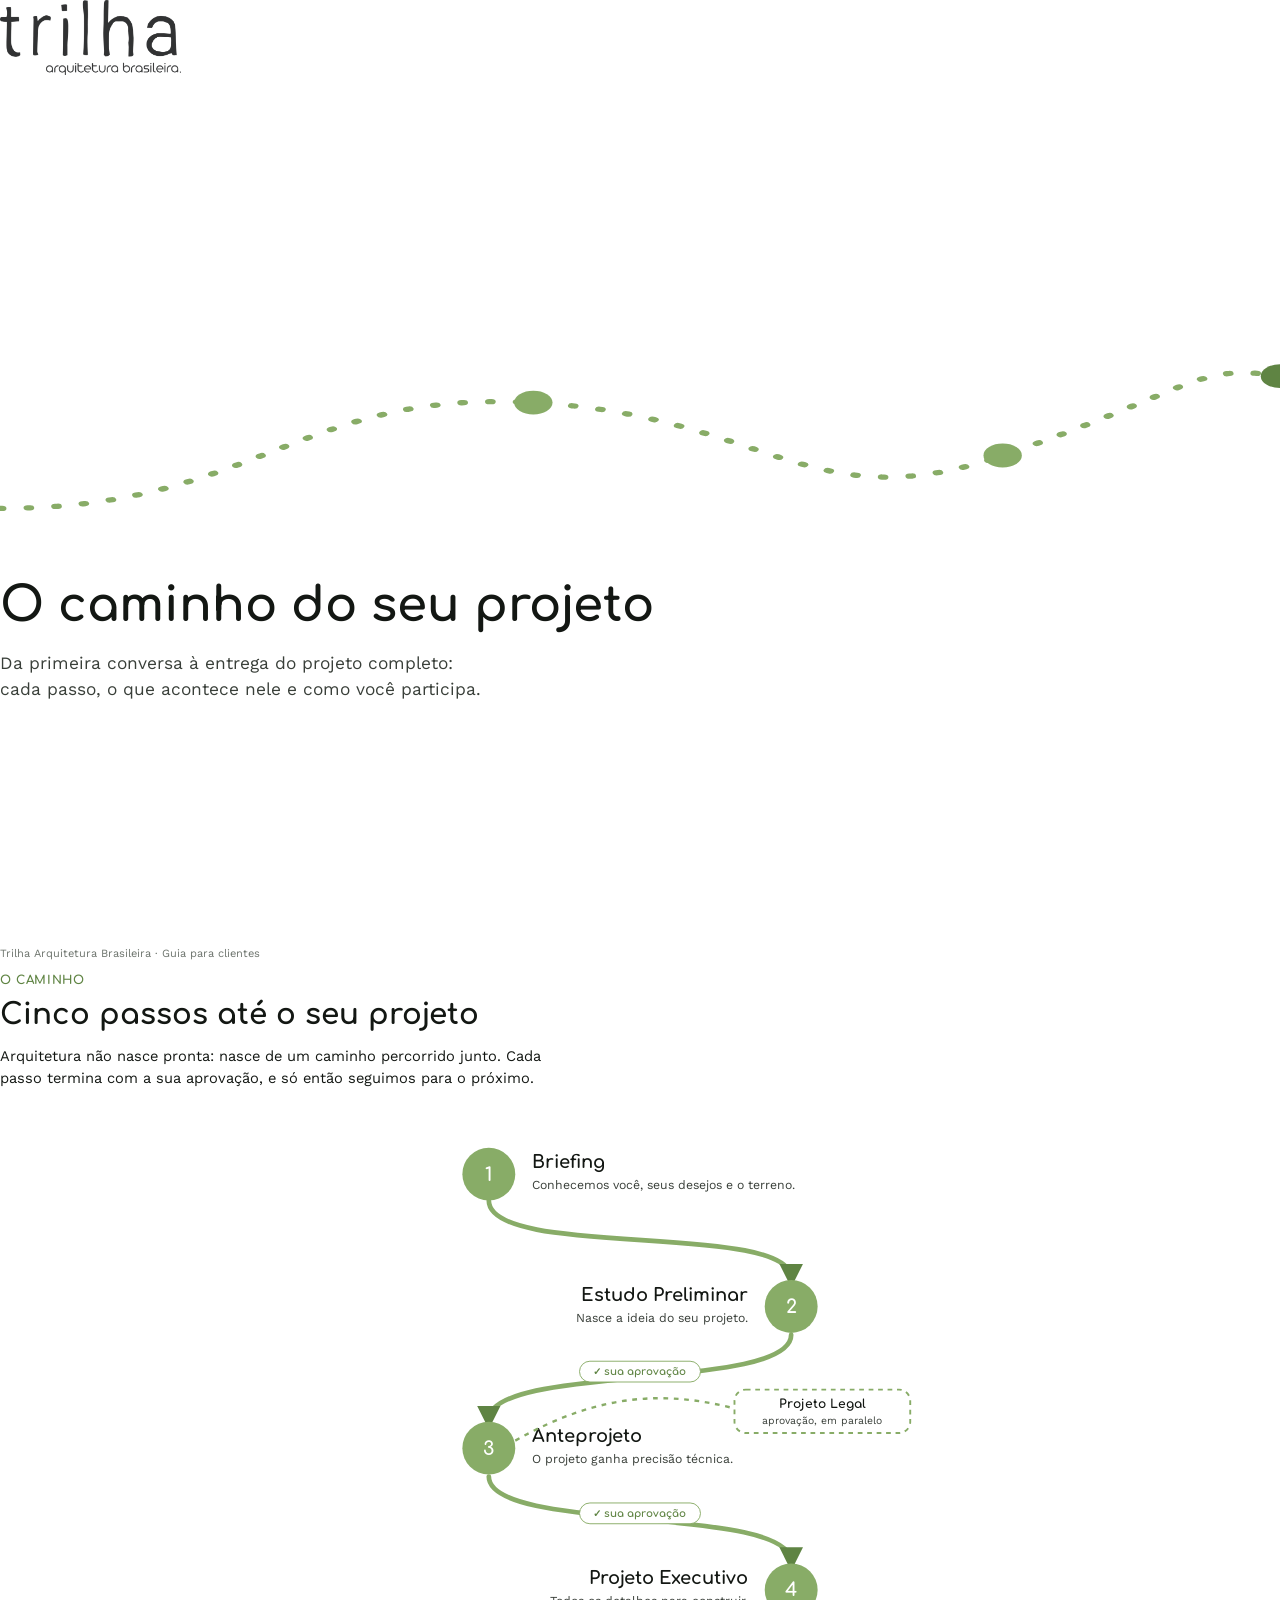
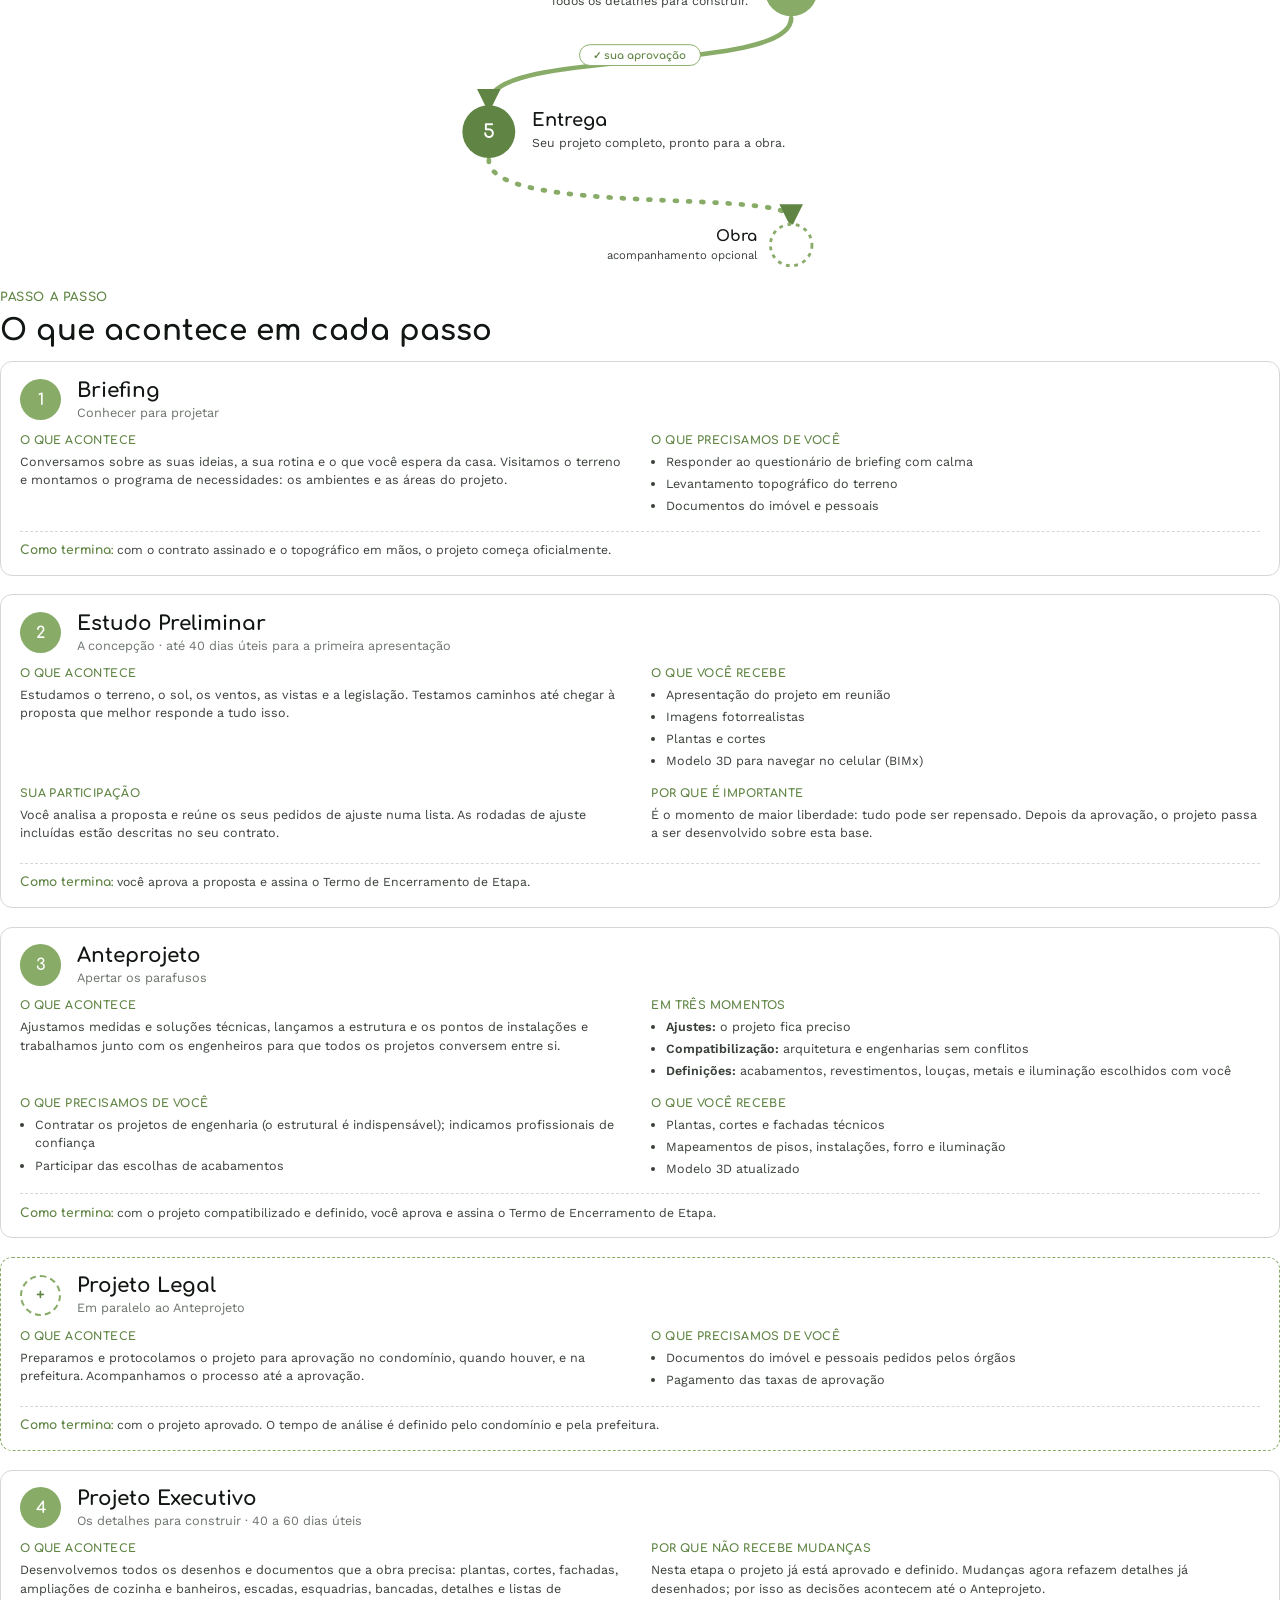
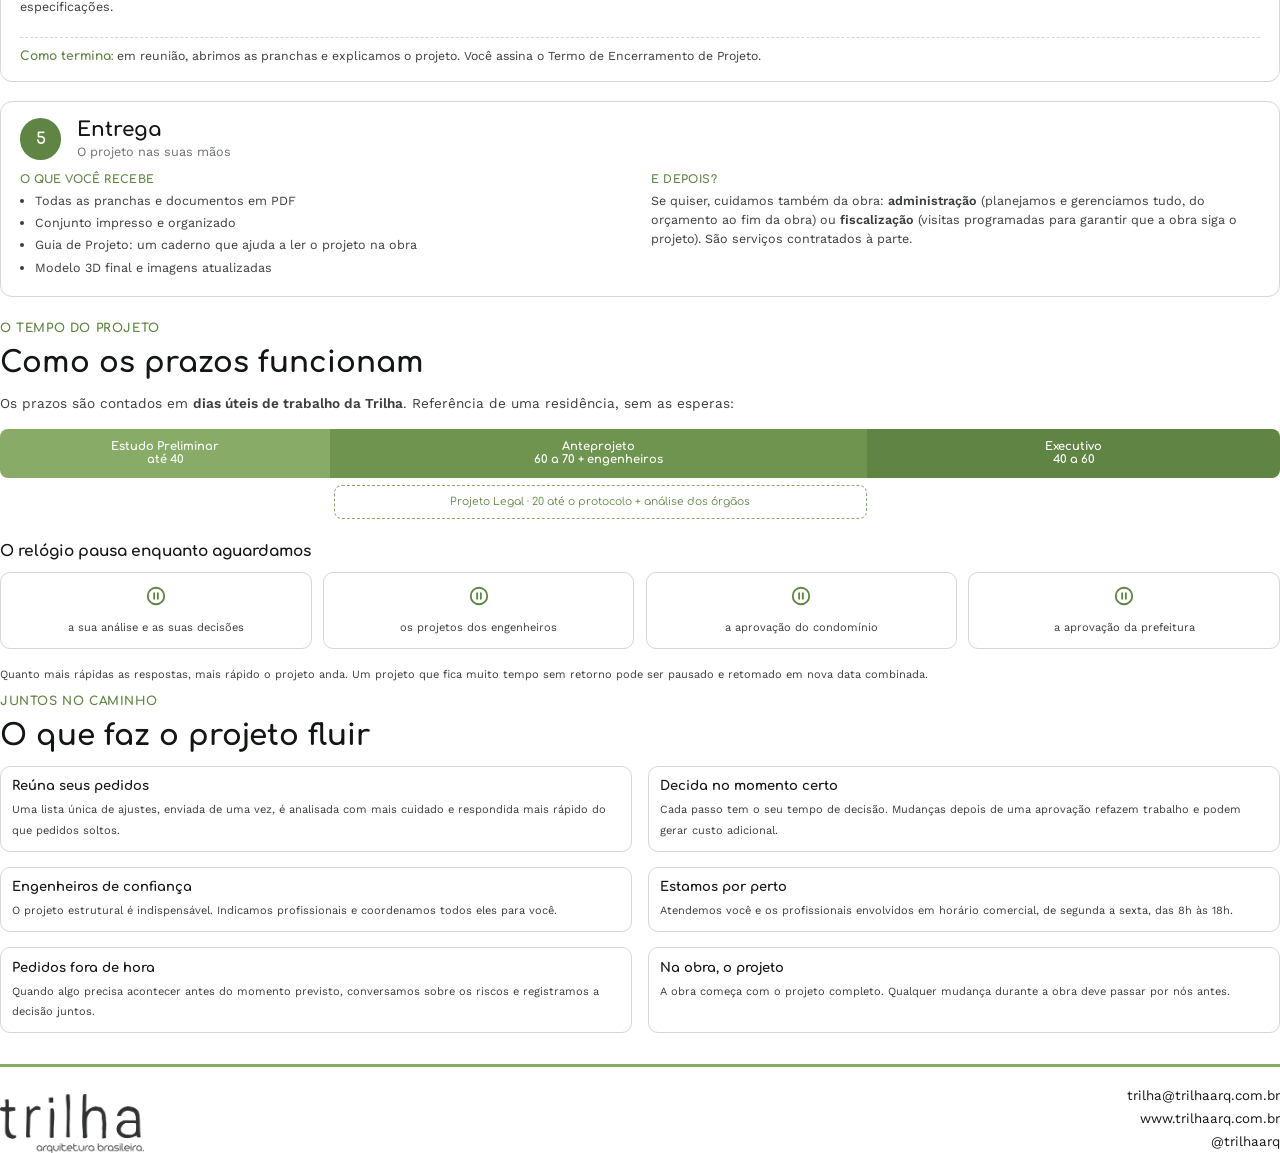
<file: manual-trilha/pdf/fonte/caminho.html>
<!doctype html>
<html lang="pt-BR">
<head>
<meta charset="utf-8">
<title>O Caminho do Seu Projeto — Trilha</title>
<link rel="stylesheet" href="fonts/local.css">
<link rel="stylesheet" href="trilha-doc.css">
<style>
  body{ font-size:10.2pt; }
  .hero{ height:257mm; display:flex; flex-direction:column; justify-content:space-between; }
  .hero h1{ font-size:36pt; line-height:1.1; margin:0 0 5mm; }
  .hero .sub{ font-size:13pt; max-width:130mm; color:var(--body); }
  .hero .trail{ width:100%; height:70mm; }
  .page{ break-before:page; }
  .kicker{ font-family:"Comfortaa"; font-weight:700; color:var(--accent-deep); font-size:9pt; letter-spacing:.6px; text-transform:uppercase; margin-bottom:1mm; }
  h2.big{ font-size:22pt; margin:0 0 3mm; }
  .intro{ font-size:11pt; color:var(--ink); max-width:150mm; margin-bottom:5mm; }
  .map{ width:100%; height:205mm; }
  .step{ border:1px solid var(--border); border-radius:12px; padding:4mm 5mm; margin:0 0 5mm; break-inside:avoid; }
  .step-head{ display:flex; align-items:center; gap:4mm; margin-bottom:3mm; }
  .step-num{ width:11mm; height:11mm; border-radius:50%; background:var(--accent); color:#fff; font-family:"Comfortaa"; font-weight:700; font-size:12pt; display:flex; align-items:center; justify-content:center; flex:none; }
  .step-num.alt{ background:#fff; color:var(--accent-deep); border:2px dashed var(--accent); }
  .step-head h3{ margin:0; font-size:15pt; }
  .step-head .tag-line{ font-size:9.5pt; color:var(--muted); }
  .step .cols{ display:grid; grid-template-columns:1fr 1fr; gap:3mm 6mm; }
  .step h5{ font-family:"Comfortaa"; font-size:8.4pt; color:var(--accent-deep); margin:0 0 .8mm; text-transform:uppercase; letter-spacing:.4px; }
  .step p, .step li{ font-size:9.4pt; }
  .step ul{ padding-left:4mm; margin:0; }
  .step .end{ margin-top:3mm; padding-top:2.5mm; border-top:1px dashed var(--border); font-size:9.2pt; }
  .step .end b{ color:var(--accent-deep); font-family:"Comfortaa"; }
  .timeline{ margin:4mm 0 2mm; }
  .tl-row{ display:flex; height:13mm; border-radius:8px; overflow:hidden; }
  .tl-row div{ display:flex; align-items:center; justify-content:center; color:#fff; font-family:"Comfortaa"; font-weight:700; font-size:8.6pt; text-align:center; line-height:1.15; }
  .tl-legal{ display:flex; margin-top:2mm; }
  .tl-legal div{ min-height:9mm; padding:1.2mm 2mm; text-align:center; border:1.5px dashed var(--accent); border-radius:8px; display:flex; align-items:center; justify-content:center; font-family:"Comfortaa"; font-size:8pt; color:var(--accent-deep); }
  .pause{ display:grid; grid-template-columns:repeat(4,1fr); gap:3mm; margin:3mm 0 5mm; }
  .pause .card{ text-align:center; }
  .pause .ico{ font-size:15pt; color:var(--accent-deep); font-family:"Comfortaa"; font-weight:700; }
  .contact{ margin-top:8mm; border-top:3px solid var(--accent); padding-top:5mm; display:flex; justify-content:space-between; align-items:flex-end; }
  .contact img{ width:38mm; }
  .contact div{ text-align:right; font-size:10pt; line-height:1.7; color:var(--ink); }
</style>
</head>
<body>

<!-- CAPA -->
<div class="hero">
  <img class="logo" src="logo.png" alt="Trilha Arquitetura Brasileira" style="width:48mm">
  <div>
    <svg class="trail" viewBox="0 0 600 200" preserveAspectRatio="none" aria-hidden="true">
      <path d="M0,150 C120,150 140,60 250,70 S380,160 470,110 S560,40 600,50" fill="none" stroke="#88AC67" stroke-width="4" stroke-linecap="round" stroke-dasharray="1 12"/>
      <circle cx="250" cy="70" r="9" fill="#88AC67"/><circle cx="470" cy="110" r="9" fill="#88AC67"/><circle cx="600" cy="50" r="9" fill="#5f8443"/>
    </svg>
    <h1>O caminho do seu projeto</h1>
    <p class="sub">Da primeira conversa à entrega do projeto completo: cada passo, o que acontece nele e como você participa.</p>
  </div>
  <p class="small muted">Trilha Arquitetura Brasileira · Guia para clientes</p>
</div>

<!-- MAPA -->
<section class="page">
  <div class="kicker">O caminho</div>
  <h2 class="big">Cinco passos até o seu projeto</h2>
  <p class="intro">Arquitetura não nasce pronta: nasce de um caminho percorrido junto. Cada passo termina com a sua aprovação, e só então seguimos para o próximo.</p>
  <svg class="map" viewBox="0 0 600 820" aria-label="Mapa das etapas do projeto">
    <defs>
      <marker id="ar" viewBox="0 0 10 10" refX="6" refY="5" markerWidth="5" markerHeight="5" orient="auto-start-reverse">
        <path d="M0,0 L10,5 L0,10 z" fill="#5f8443"/>
      </marker>
    </defs>
    <g fill="none" stroke="#88AC67" stroke-width="5" stroke-linecap="round">
      <path d="M140,98 C140,160 460,120 460,180" marker-end="url(#ar)"/>
      <path d="M460,240 C460,300 140,270 140,330" marker-end="url(#ar)"/>
      <path d="M140,390 C140,450 460,420 460,480" marker-end="url(#ar)"/>
      <path d="M460,540 C460,600 140,570 140,630" marker-end="url(#ar)"/>
      <path d="M140,690 C140,750 460,720 460,752" stroke-dasharray="2 12" marker-end="url(#ar)"/>
    </g>
    <!-- portões -->
    <g font-family="Comfortaa" font-size="11" font-weight="700" fill="#5f8443" text-anchor="middle">
      <rect x="236" y="268" width="128" height="22" rx="11" fill="#fff" stroke="#88AC67"/><text x="300" y="283">✓ sua aprovação</text>
      <rect x="236" y="418" width="128" height="22" rx="11" fill="#fff" stroke="#88AC67"/><text x="300" y="433">✓ sua aprovação</text>
      <rect x="236" y="568" width="128" height="22" rx="11" fill="#fff" stroke="#88AC67"/><text x="300" y="583">✓ sua aprovação</text>
    </g>
    <!-- estações -->
    <g font-family="Comfortaa" font-weight="700" font-size="20" fill="#fff" text-anchor="middle">
      <circle cx="140" cy="70" r="28" fill="#88AC67"/><text x="140" y="77">1</text>
      <circle cx="460" cy="210" r="28" fill="#88AC67"/><text x="460" y="217">2</text>
      <circle cx="140" cy="360" r="28" fill="#88AC67"/><text x="140" y="367">3</text>
      <circle cx="460" cy="510" r="28" fill="#88AC67"/><text x="460" y="517">4</text>
      <circle cx="140" cy="660" r="28" fill="#5f8443"/><text x="140" y="667">5</text>
      <circle cx="460" cy="780" r="22" fill="#fff" stroke="#88AC67" stroke-width="3" stroke-dasharray="4 5"/>
    </g>
    <!-- textos -->
    <g font-family="Work Sans" font-size="13" fill="oklch(36% 0.012 145)">
      <text x="186" y="64" font-family="Comfortaa" font-weight="700" font-size="19" fill="oklch(20% 0.01 145)">Briefing</text>
      <text x="186" y="86">Conhecemos você, seus desejos e o terreno.</text>

      <text x="414" y="204" text-anchor="end" font-family="Comfortaa" font-weight="700" font-size="19" fill="oklch(20% 0.01 145)">Estudo Preliminar</text>
      <text x="414" y="226" text-anchor="end">Nasce a ideia do seu projeto.</text>

      <text x="186" y="354" font-family="Comfortaa" font-weight="700" font-size="19" fill="oklch(20% 0.01 145)">Anteprojeto</text>
      <text x="186" y="376">O projeto ganha precisão técnica.</text>

      <text x="414" y="504" text-anchor="end" font-family="Comfortaa" font-weight="700" font-size="19" fill="oklch(20% 0.01 145)">Projeto Executivo</text>
      <text x="414" y="526" text-anchor="end">Todos os detalhes para construir.</text>

      <text x="186" y="654" font-family="Comfortaa" font-weight="700" font-size="19" fill="oklch(20% 0.01 145)">Entrega</text>
      <text x="186" y="676">Seu projeto completo, pronto para a obra.</text>

      <text x="424" y="776" text-anchor="end" font-family="Comfortaa" font-weight="700" font-size="16" fill="oklch(20% 0.01 145)">Obra</text>
      <text x="424" y="795" text-anchor="end" font-size="12">acompanhamento opcional</text>
    </g>
    <!-- projeto legal -->
    <g>
      <path d="M168,352 C260,300 330,300 400,318" fill="none" stroke="#88AC67" stroke-width="2.5" stroke-dasharray="5 6"/>
      <rect x="400" y="298" width="186" height="46" rx="12" fill="#fff" stroke="#88AC67" stroke-width="2" stroke-dasharray="5 5"/>
      <text x="493" y="317" text-anchor="middle" font-family="Comfortaa" font-weight="700" font-size="13" fill="oklch(20% 0.01 145)">Projeto Legal</text>
      <text x="493" y="334" text-anchor="middle" font-family="Work Sans" font-size="11" fill="oklch(36% 0.012 145)">aprovação, em paralelo</text>
    </g>
  </svg>
</section>

<!-- ETAPAS -->
<section class="page">
  <div class="kicker">Passo a passo</div>
  <h2 class="big">O que acontece em cada passo</h2>

  <div class="step">
    <div class="step-head"><div class="step-num">1</div><div><h3>Briefing</h3><div class="tag-line">Conhecer para projetar</div></div></div>
    <div class="cols">
      <div><h5>O que acontece</h5><p>Conversamos sobre as suas ideias, a sua rotina e o que você espera da casa. Visitamos o terreno e montamos o programa de necessidades: os ambientes e as áreas do projeto.</p></div>
      <div><h5>O que precisamos de você</h5><ul><li>Responder ao questionário de briefing com calma</li><li>Levantamento topográfico do terreno</li><li>Documentos do imóvel e pessoais</li></ul></div>
    </div>
    <div class="end"><b>Como termina:</b> com o contrato assinado e o topográfico em mãos, o projeto começa oficialmente.</div>
  </div>

  <div class="step">
    <div class="step-head"><div class="step-num">2</div><div><h3>Estudo Preliminar</h3><div class="tag-line">A concepção · até 40 dias úteis para a primeira apresentação</div></div></div>
    <div class="cols">
      <div><h5>O que acontece</h5><p>Estudamos o terreno, o sol, os ventos, as vistas e a legislação. Testamos caminhos até chegar à proposta que melhor responde a tudo isso.</p></div>
      <div><h5>O que você recebe</h5><ul><li>Apresentação do projeto em reunião</li><li>Imagens fotorrealistas</li><li>Plantas e cortes</li><li>Modelo 3D para navegar no celular (BIMx)</li></ul></div>
      <div><h5>Sua participação</h5><p>Você analisa a proposta e reúne os seus pedidos de ajuste numa lista. As rodadas de ajuste incluídas estão descritas no seu contrato.</p></div>
      <div><h5>Por que é importante</h5><p>É o momento de maior liberdade: tudo pode ser repensado. Depois da aprovação, o projeto passa a ser desenvolvido sobre esta base.</p></div>
    </div>
    <div class="end"><b>Como termina:</b> você aprova a proposta e assina o Termo de Encerramento de Etapa.</div>
  </div>
</section>

<section class="page">
  <div class="step">
    <div class="step-head"><div class="step-num">3</div><div><h3>Anteprojeto</h3><div class="tag-line">Apertar os parafusos</div></div></div>
    <div class="cols">
      <div><h5>O que acontece</h5><p>Ajustamos medidas e soluções técnicas, lançamos a estrutura e os pontos de instalações e trabalhamos junto com os engenheiros para que todos os projetos conversem entre si.</p></div>
      <div><h5>Em três momentos</h5><ul><li><b>Ajustes:</b> o projeto fica preciso</li><li><b>Compatibilização:</b> arquitetura e engenharias sem conflitos</li><li><b>Definições:</b> acabamentos, revestimentos, louças, metais e iluminação escolhidos com você</li></ul></div>
      <div><h5>O que precisamos de você</h5><ul><li>Contratar os projetos de engenharia (o estrutural é indispensável); indicamos profissionais de confiança</li><li>Participar das escolhas de acabamentos</li></ul></div>
      <div><h5>O que você recebe</h5><ul><li>Plantas, cortes e fachadas técnicos</li><li>Mapeamentos de pisos, instalações, forro e iluminação</li><li>Modelo 3D atualizado</li></ul></div>
    </div>
    <div class="end"><b>Como termina:</b> com o projeto compatibilizado e definido, você aprova e assina o Termo de Encerramento de Etapa.</div>
  </div>

  <div class="step" style="border-style:dashed; border-color:var(--accent)">
    <div class="step-head"><div class="step-num alt">+</div><div><h3>Projeto Legal</h3><div class="tag-line">Em paralelo ao Anteprojeto</div></div></div>
    <div class="cols">
      <div><h5>O que acontece</h5><p>Preparamos e protocolamos o projeto para aprovação no condomínio, quando houver, e na prefeitura. Acompanhamos o processo até a aprovação.</p></div>
      <div><h5>O que precisamos de você</h5><ul><li>Documentos do imóvel e pessoais pedidos pelos órgãos</li><li>Pagamento das taxas de aprovação</li></ul></div>
    </div>
    <div class="end"><b>Como termina:</b> com o projeto aprovado. O tempo de análise é definido pelo condomínio e pela prefeitura.</div>
  </div>

  <div class="step">
    <div class="step-head"><div class="step-num">4</div><div><h3>Projeto Executivo</h3><div class="tag-line">Os detalhes para construir · 40 a 60 dias úteis</div></div></div>
    <div class="cols">
      <div><h5>O que acontece</h5><p>Desenvolvemos todos os desenhos e documentos que a obra precisa: plantas, cortes, fachadas, ampliações de cozinha e banheiros, escadas, esquadrias, bancadas, detalhes e listas de especificações.</p></div>
      <div><h5>Por que não recebe mudanças</h5><p>Nesta etapa o projeto já está aprovado e definido. Mudanças agora refazem detalhes já desenhados; por isso as decisões acontecem até o Anteprojeto.</p></div>
    </div>
    <div class="end"><b>Como termina:</b> em reunião, abrimos as pranchas e explicamos o projeto. Você assina o Termo de Encerramento de Projeto.</div>
  </div>
</section>

<section class="page">
  <div class="step">
    <div class="step-head"><div class="step-num" style="background:var(--accent-deep)">5</div><div><h3>Entrega</h3><div class="tag-line">O projeto nas suas mãos</div></div></div>
    <div class="cols">
      <div><h5>O que você recebe</h5><ul><li>Todas as pranchas e documentos em PDF</li><li>Conjunto impresso e organizado</li><li>Guia de Projeto: um caderno que ajuda a ler o projeto na obra</li><li>Modelo 3D final e imagens atualizadas</li></ul></div>
      <div><h5>E depois?</h5><p>Se quiser, cuidamos também da obra: <b>administração</b> (planejamos e gerenciamos tudo, do orçamento ao fim da obra) ou <b>fiscalização</b> (visitas programadas para garantir que a obra siga o projeto). São serviços contratados à parte.</p></div>
    </div>
  </div>

  <div class="kicker" style="margin-top:6mm">O tempo do projeto</div>
  <h2 class="big">Como os prazos funcionam</h2>
  <p>Os prazos são contados em <b>dias úteis de trabalho da Trilha</b>. Referência de uma residência, sem as esperas:</p>
  <div class="timeline">
    <div class="tl-row">
      <div style="flex:40; background:#88AC67">Estudo Preliminar<br>até 40</div>
      <div style="flex:65; background:#6f9450">Anteprojeto<br>60 a 70 + engenheiros</div>
      <div style="flex:50; background:#5f8443">Executivo<br>40 a 60</div>
    </div>
    <div class="tl-legal"><div style="flex:40; visibility:hidden"></div><div style="flex:65">Projeto Legal · 20 até o protocolo + análise dos órgãos</div><div style="flex:50; visibility:hidden"></div></div>
  </div>
  <h3>O relógio pausa enquanto aguardamos</h3>
  <div class="pause">
    <div class="card"><div class="ico"><svg width="22" height="22" viewBox="0 0 24 24" fill="none" stroke="#5f8443" stroke-width="2" stroke-linecap="round"><circle cx="12" cy="12" r="9"/><path d="M10 9v6M14 9v6"/></svg></div><span class="small">a sua análise e as suas decisões</span></div>
    <div class="card"><div class="ico"><svg width="22" height="22" viewBox="0 0 24 24" fill="none" stroke="#5f8443" stroke-width="2" stroke-linecap="round"><circle cx="12" cy="12" r="9"/><path d="M10 9v6M14 9v6"/></svg></div><span class="small">os projetos dos engenheiros</span></div>
    <div class="card"><div class="ico"><svg width="22" height="22" viewBox="0 0 24 24" fill="none" stroke="#5f8443" stroke-width="2" stroke-linecap="round"><circle cx="12" cy="12" r="9"/><path d="M10 9v6M14 9v6"/></svg></div><span class="small">a aprovação do condomínio</span></div>
    <div class="card"><div class="ico"><svg width="22" height="22" viewBox="0 0 24 24" fill="none" stroke="#5f8443" stroke-width="2" stroke-linecap="round"><circle cx="12" cy="12" r="9"/><path d="M10 9v6M14 9v6"/></svg></div><span class="small">a aprovação da prefeitura</span></div>
  </div>
  <p class="small">Quanto mais rápidas as respostas, mais rápido o projeto anda. Um projeto que fica muito tempo sem retorno pode ser pausado e retomado em nova data combinada.</p>
</section>

<section class="page">
  <div class="kicker">Juntos no caminho</div>
  <h2 class="big">O que faz o projeto fluir</h2>
  <div class="grid2">
    <div class="card"><h4>Reúna seus pedidos</h4><span class="small">Uma lista única de ajustes, enviada de uma vez, é analisada com mais cuidado e respondida mais rápido do que pedidos soltos.</span></div>
    <div class="card"><h4>Decida no momento certo</h4><span class="small">Cada passo tem o seu tempo de decisão. Mudanças depois de uma aprovação refazem trabalho e podem gerar custo adicional.</span></div>
    <div class="card"><h4>Engenheiros de confiança</h4><span class="small">O projeto estrutural é indispensável. Indicamos profissionais e coordenamos todos eles para você.</span></div>
    <div class="card"><h4>Estamos por perto</h4><span class="small">Atendemos você e os profissionais envolvidos em horário comercial, de segunda a sexta, das 8h às 18h.</span></div>
    <div class="card"><h4>Pedidos fora de hora</h4><span class="small">Quando algo precisa acontecer antes do momento previsto, conversamos sobre os riscos e registramos a decisão juntos.</span></div>
    <div class="card"><h4>Na obra, o projeto</h4><span class="small">A obra começa com o projeto completo. Qualquer mudança durante a obra deve passar por nós antes.</span></div>
  </div>

  <div class="contact">
    <img src="logo.png" alt="Trilha Arquitetura Brasileira">
    <div>trilha@trilhaarq.com.br<br>www.trilhaarq.com.br<br>@trilhaarq</div>
  </div>
</section>

</body>
</html>
</file>
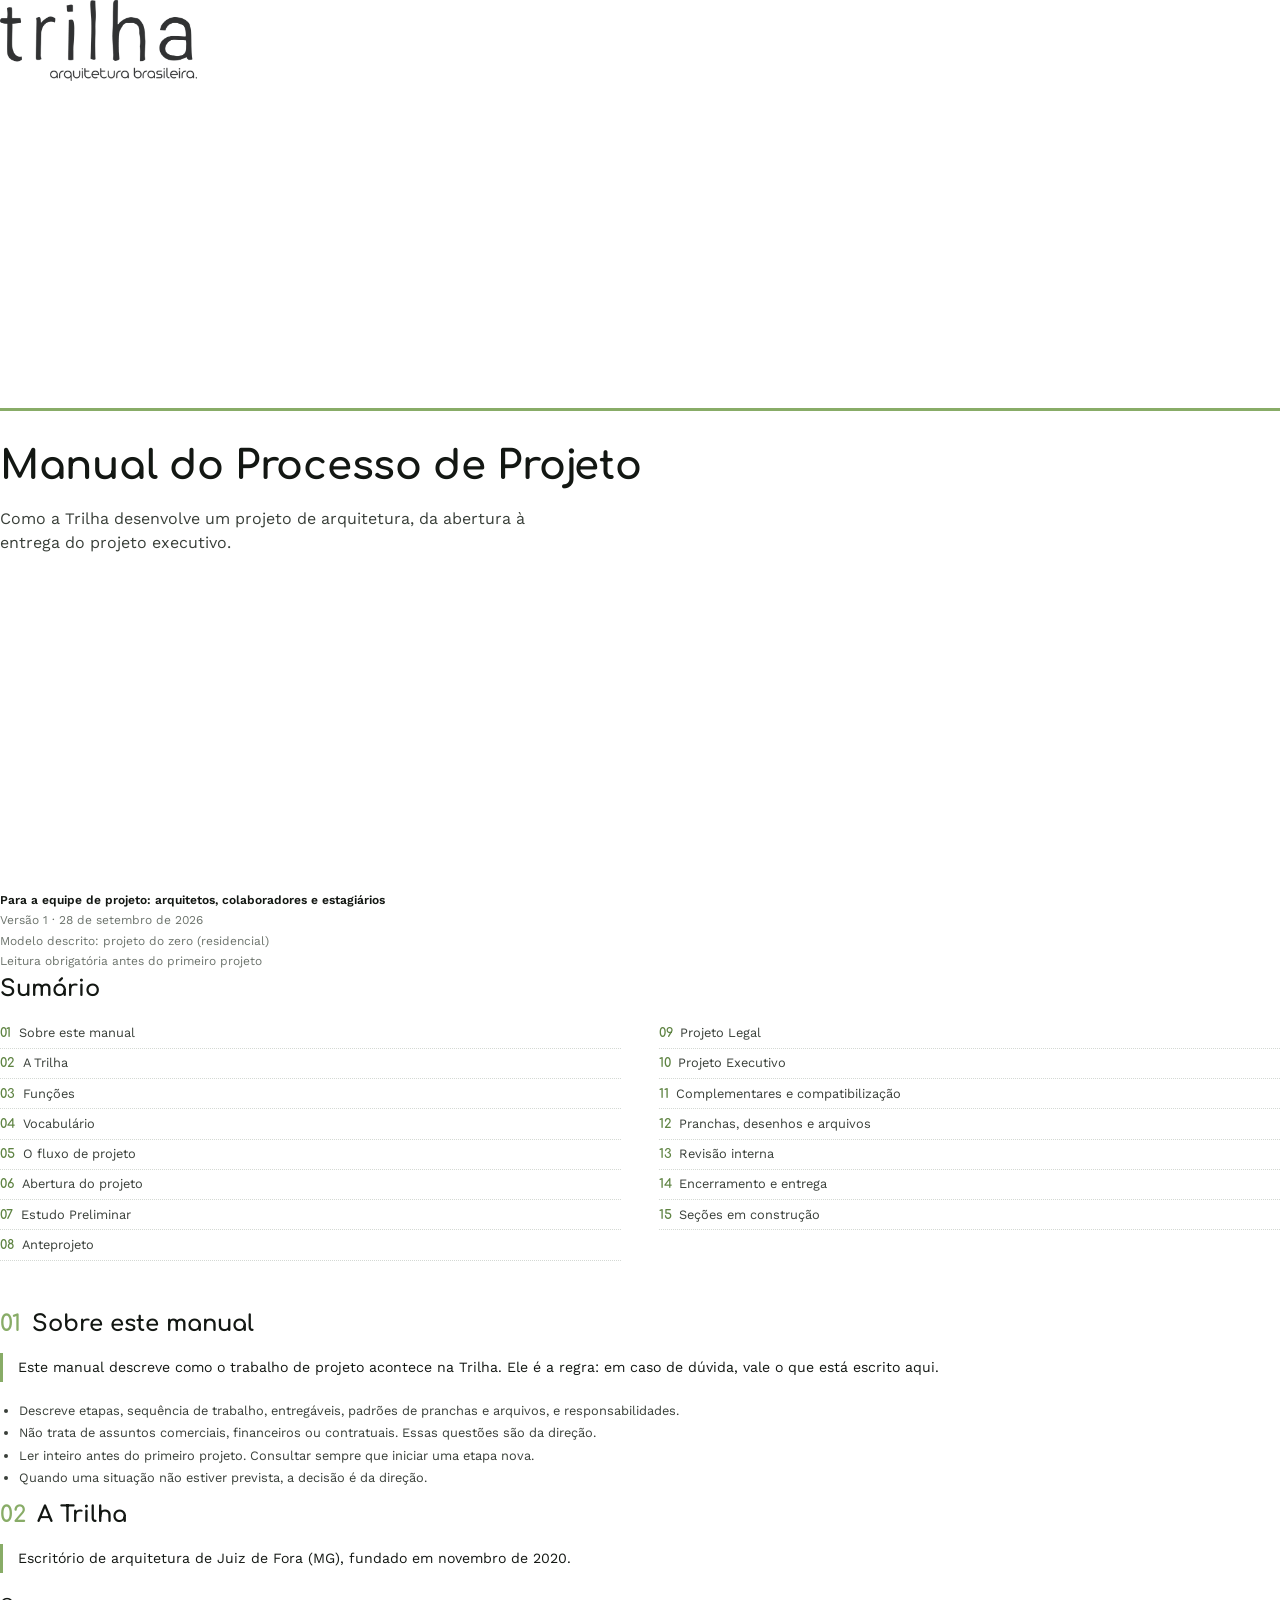
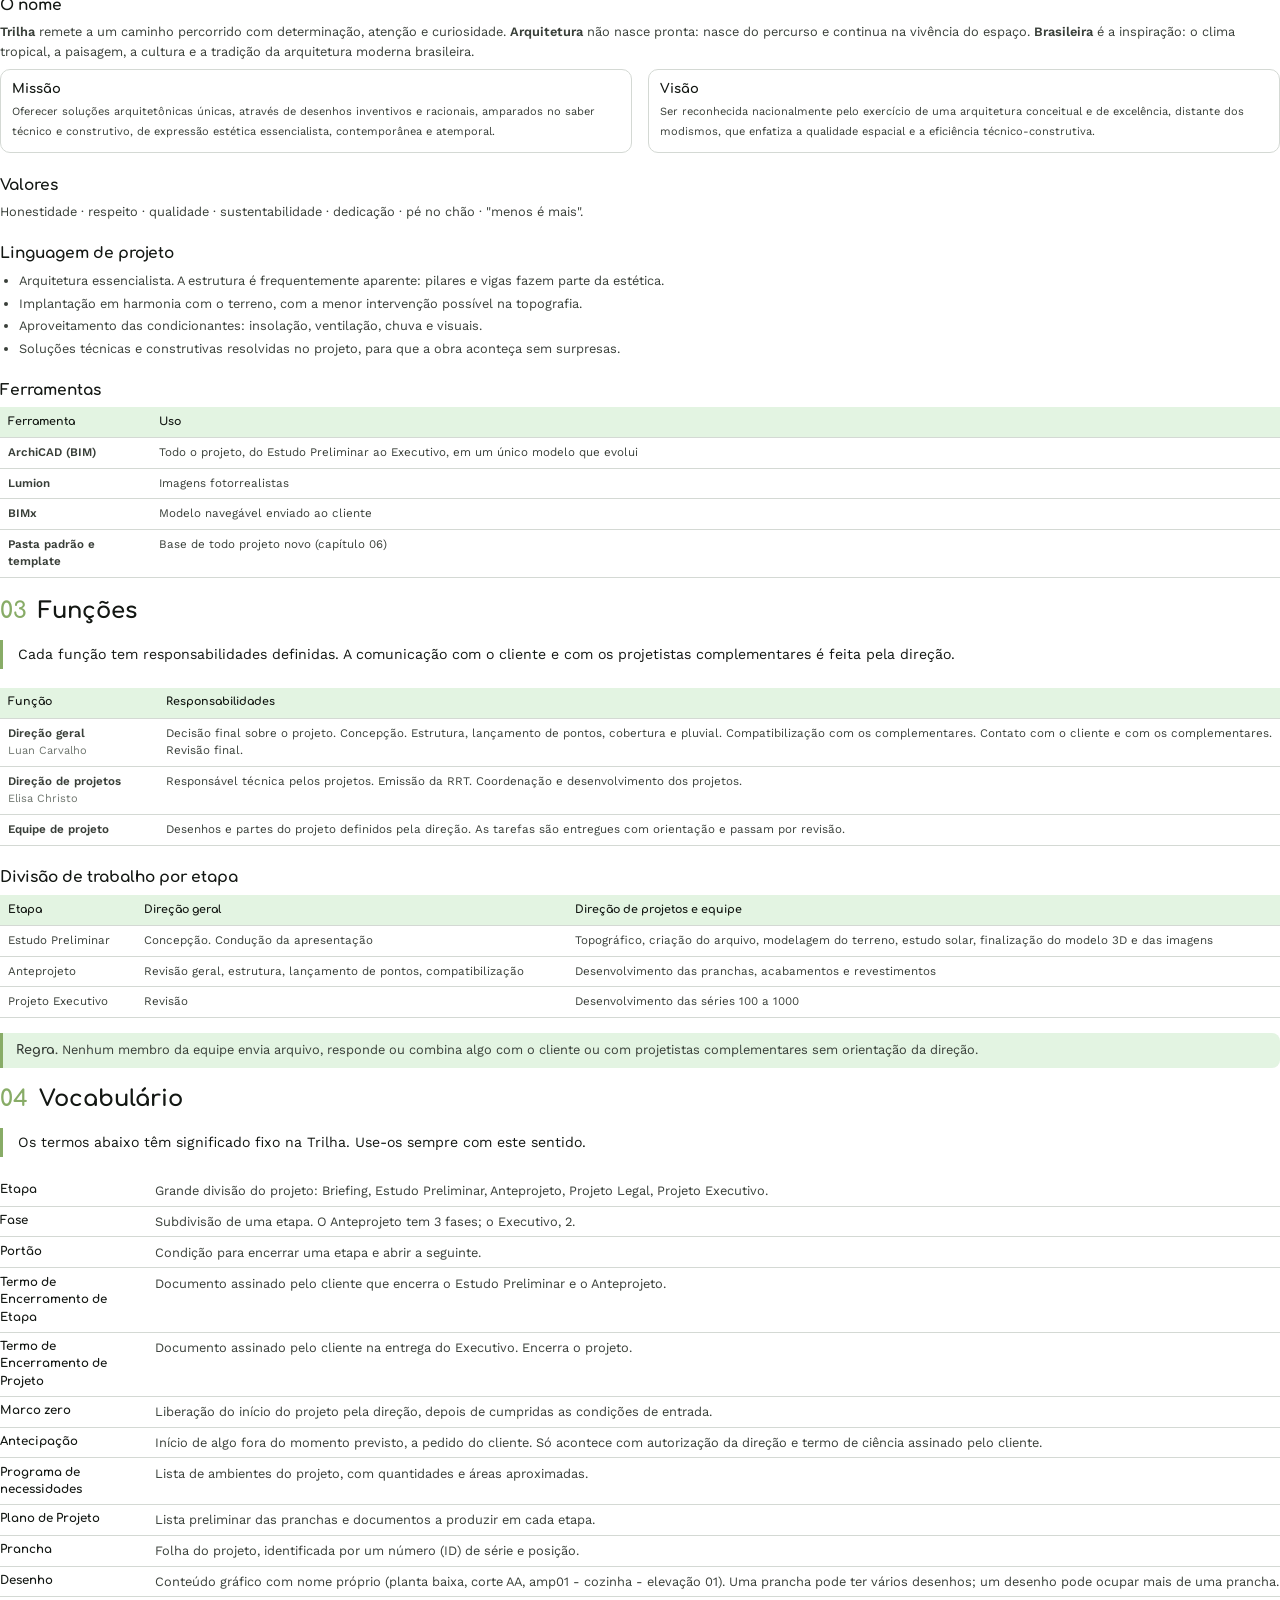
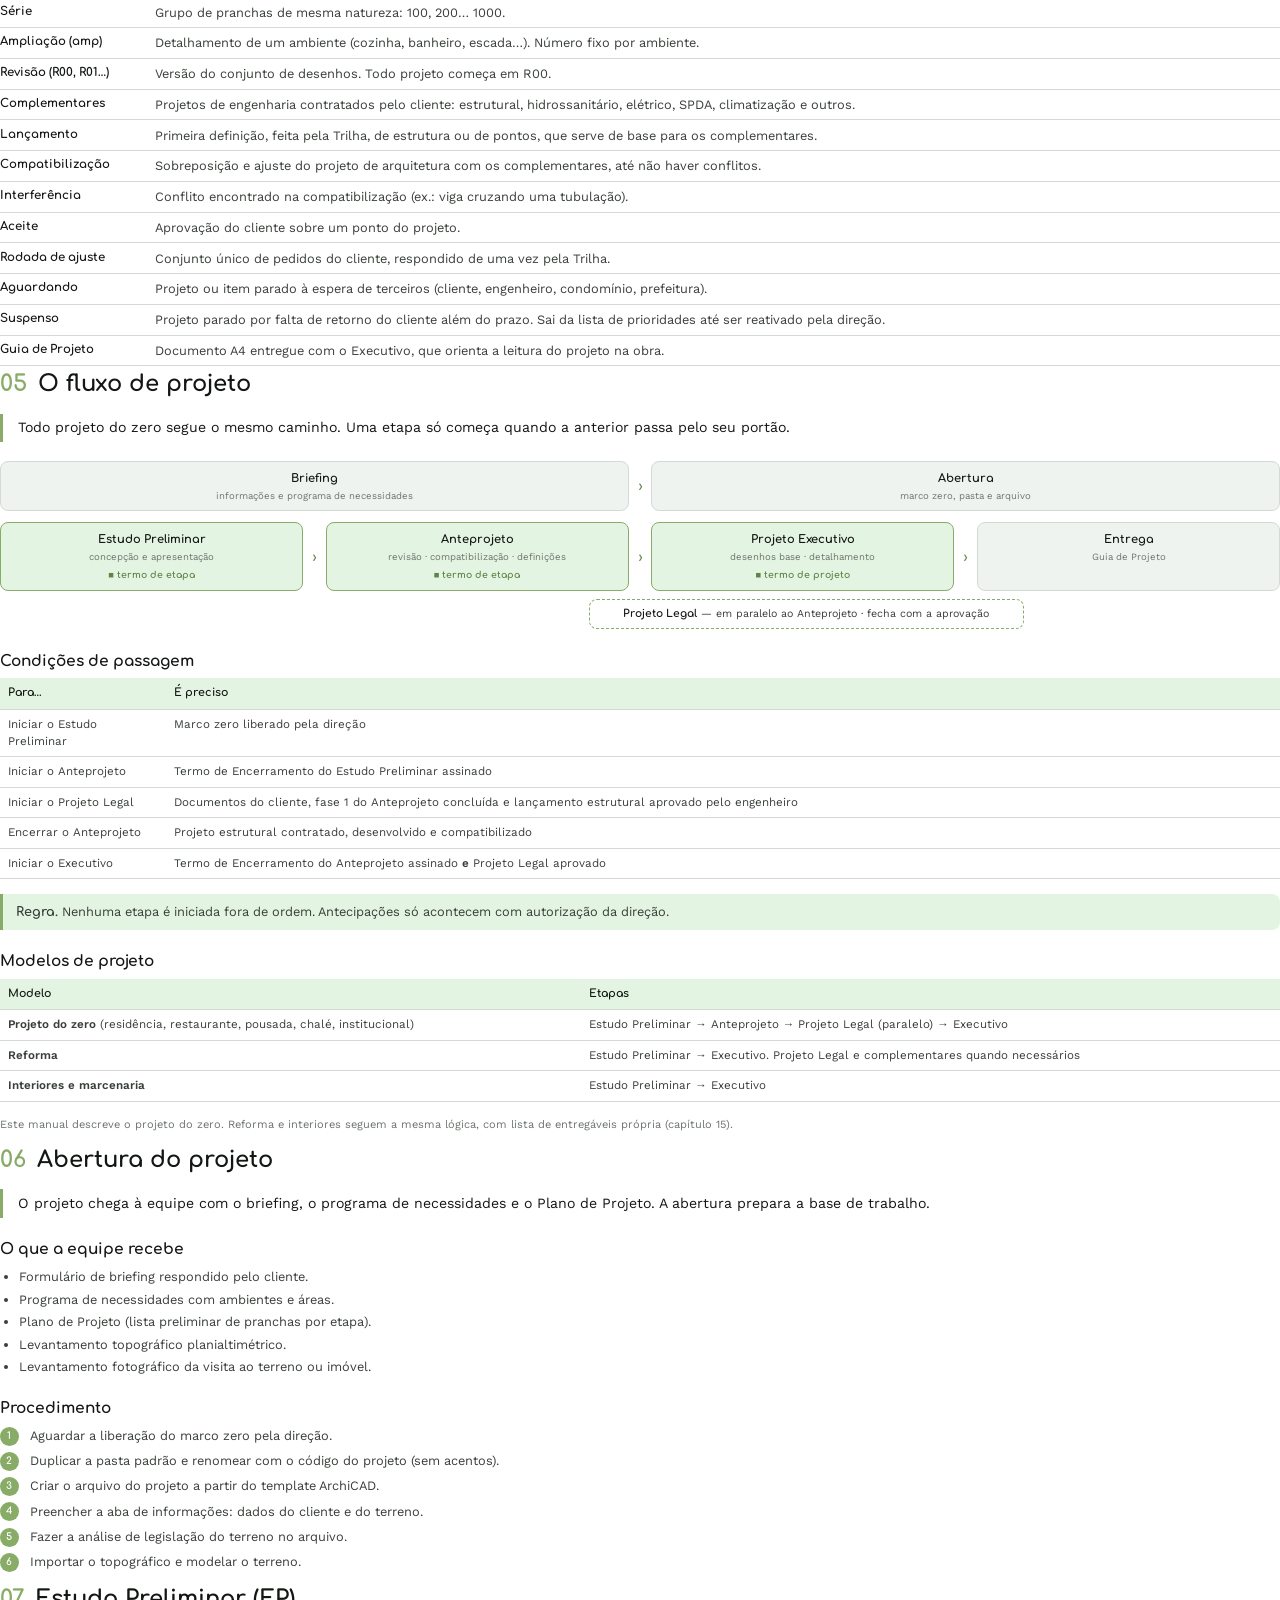
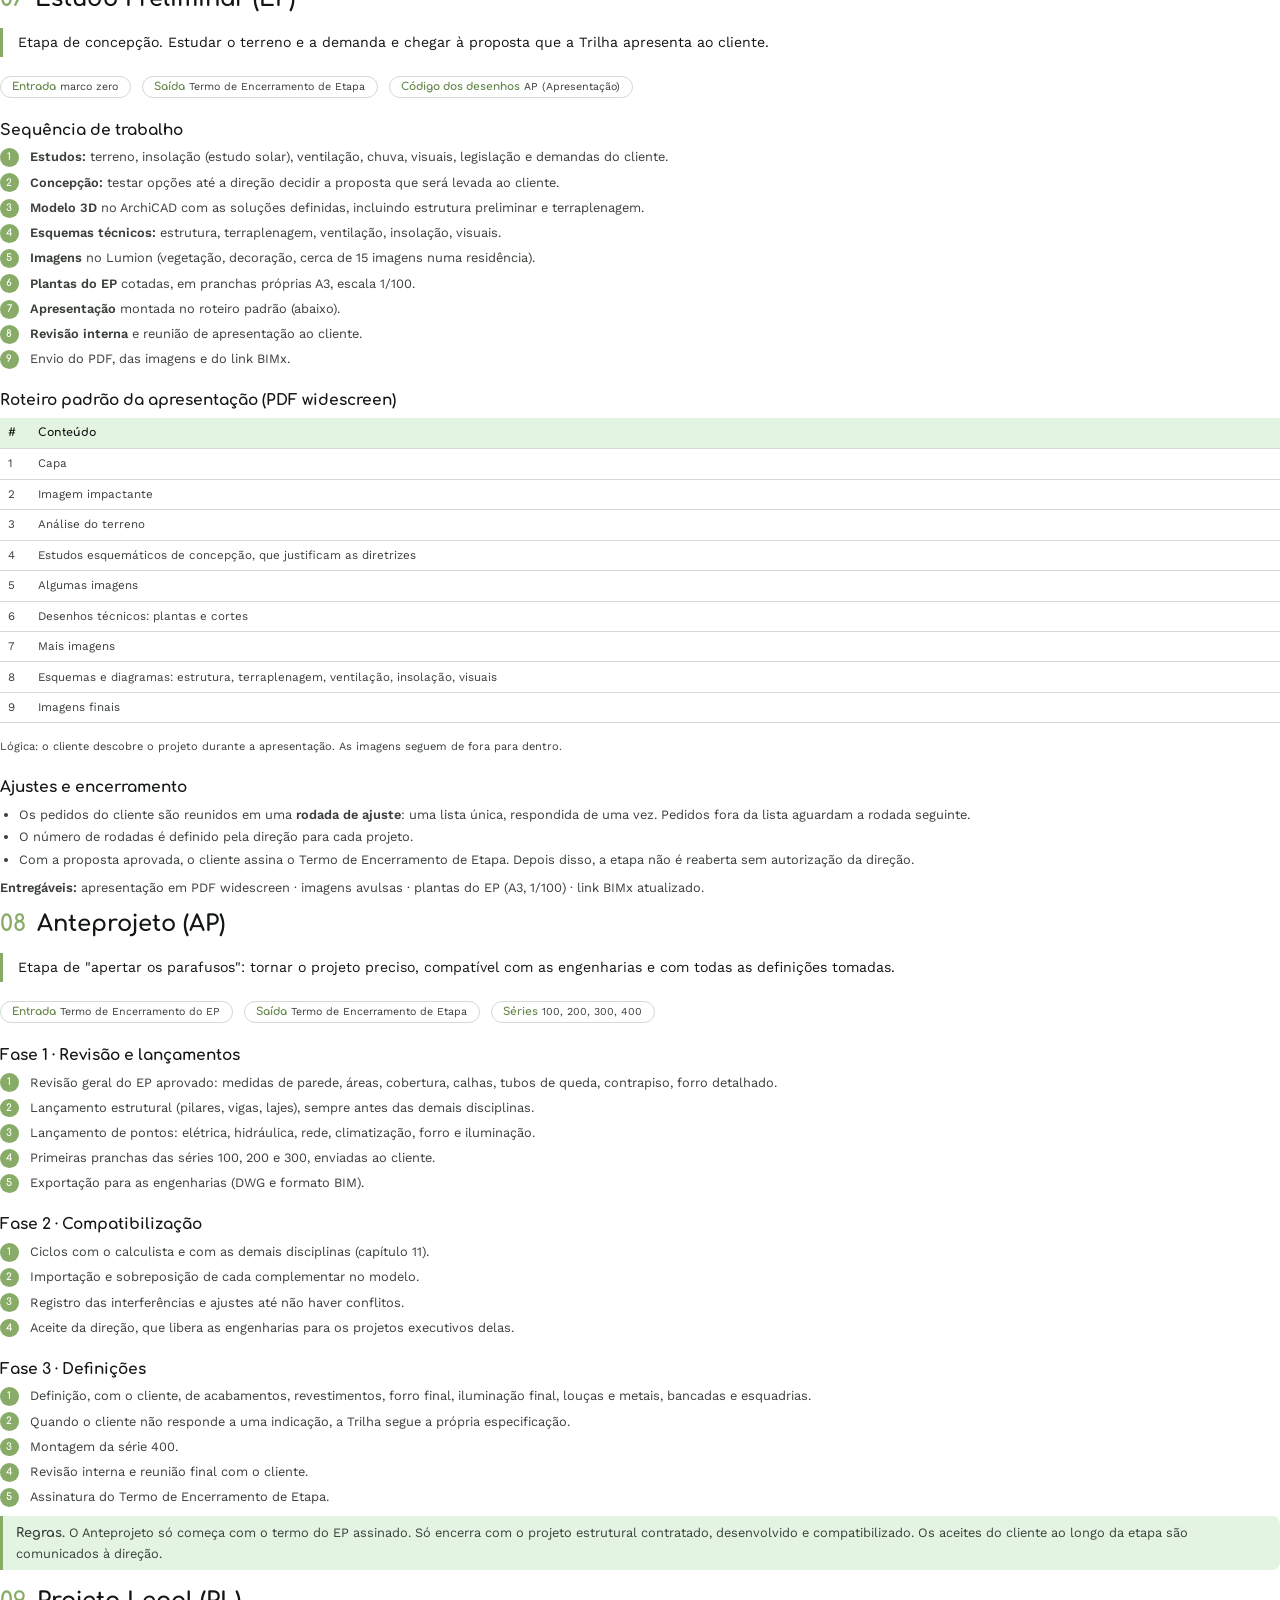
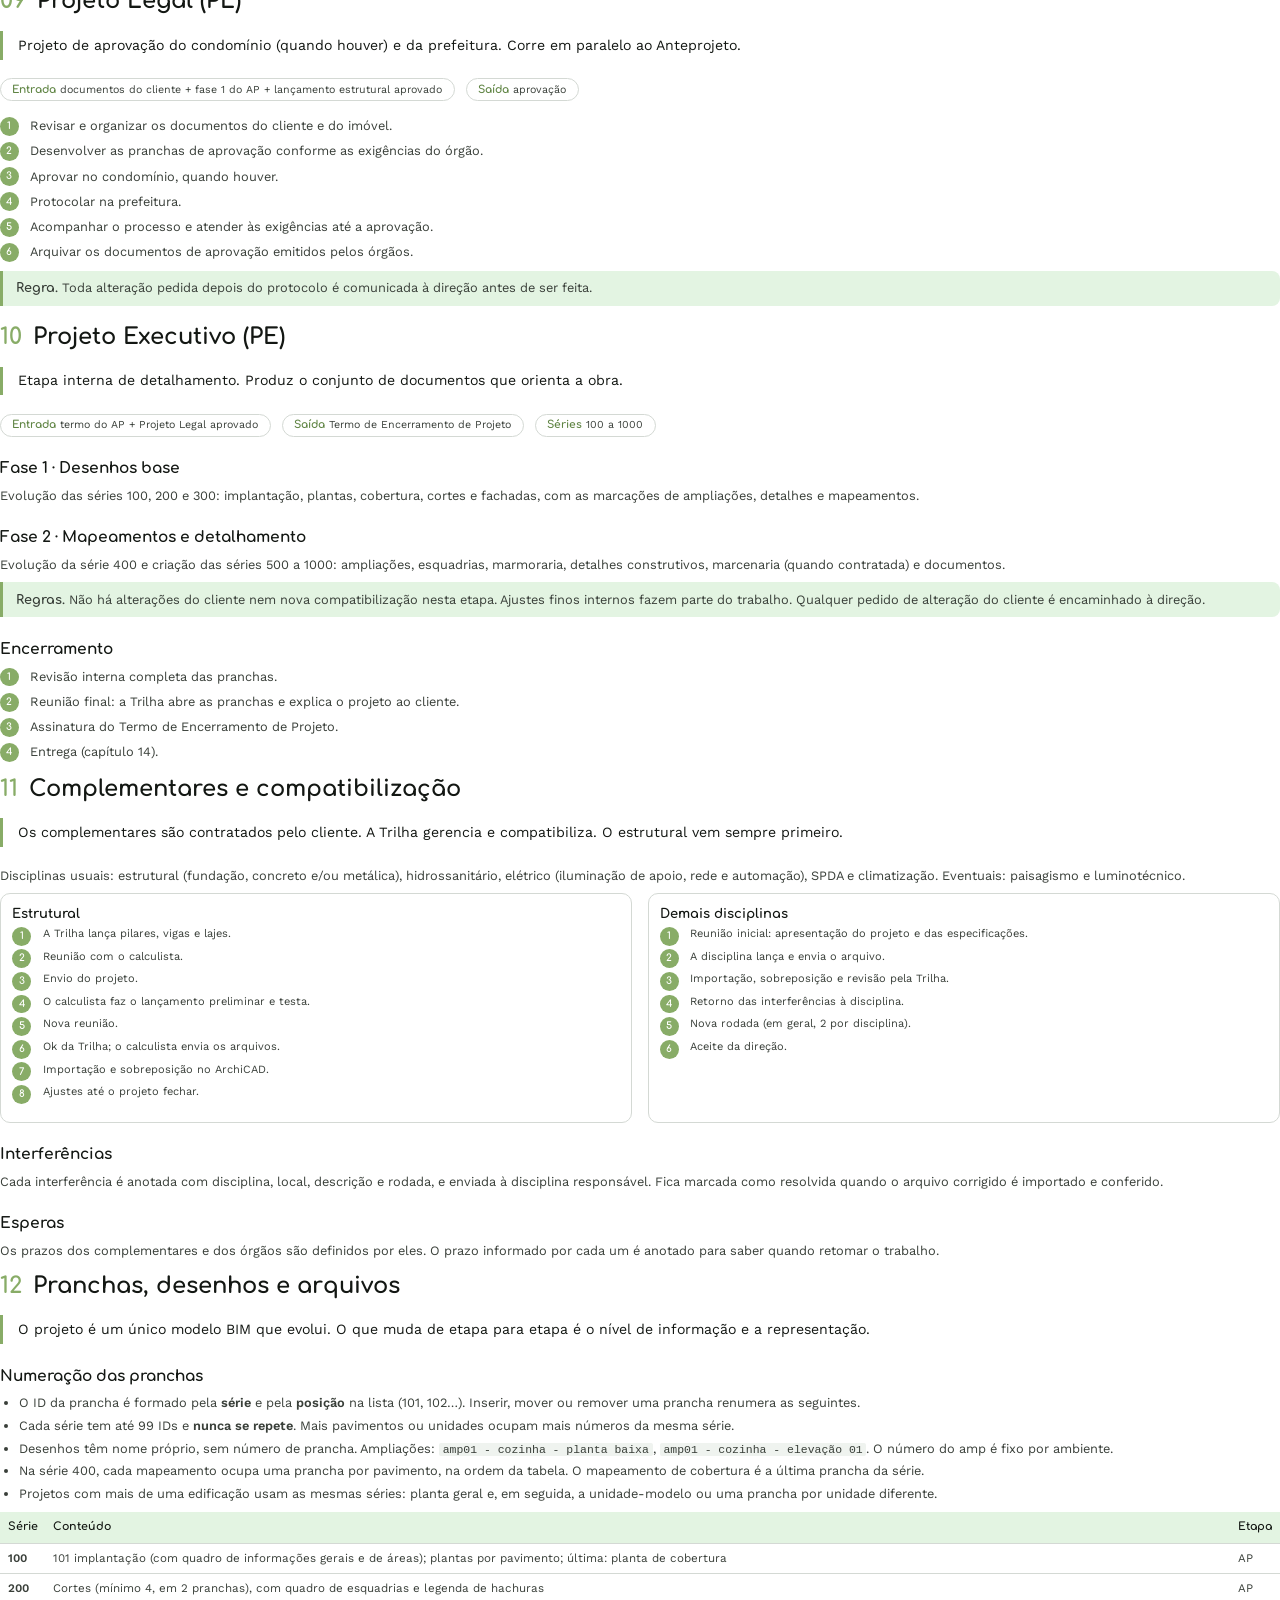
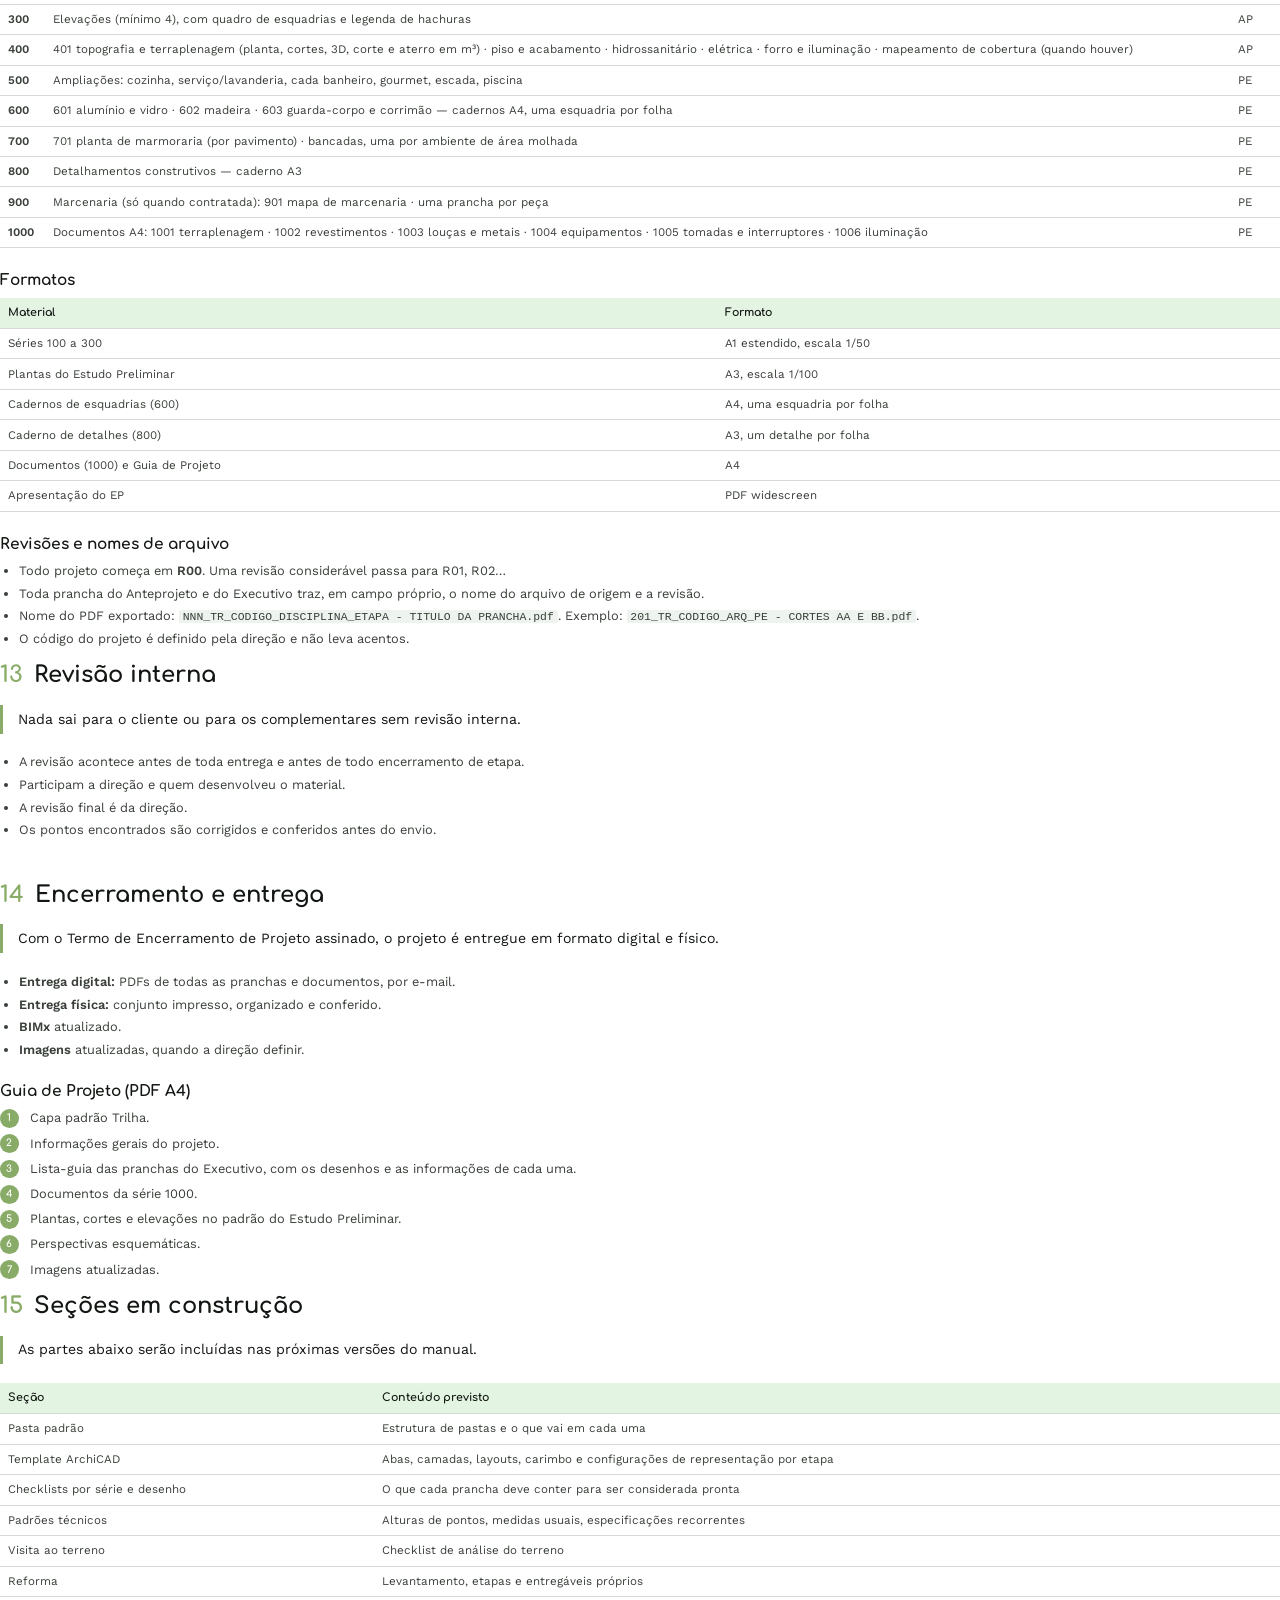
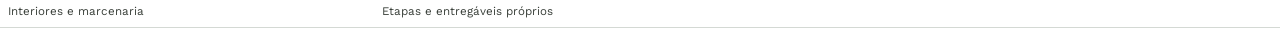
<file: manual-trilha/pdf/fonte/manual.html>
<!doctype html>
<html lang="pt-BR">
<head>
<meta charset="utf-8">
<title>Manual do Processo de Projeto — Trilha</title>
<link rel="stylesheet" href="fonts/local.css">
<link rel="stylesheet" href="trilha-doc.css">
<style>
  .rule{ border-left:3px solid var(--accent); background:var(--accent-tint); padding:2mm 3.5mm; margin:2mm 0 3.5mm; border-radius:0 8px 8px 0; break-inside:avoid; }
  .rule b{ font-family:"Comfortaa"; }
  .steps{ counter-reset:s; list-style:none; padding:0; }
  .steps li{ counter-increment:s; position:relative; padding-left:8mm; margin-bottom:1.6mm; }
  .steps li::before{ content:counter(s); position:absolute; left:0; top:.2mm; width:5mm; height:5mm; border-radius:50%; background:var(--accent); color:#fff; font-family:"Comfortaa"; font-weight:700; font-size:7.4pt; display:flex; align-items:center; justify-content:center; }
  dl{ margin:0; }
  dl div{ display:grid; grid-template-columns:38mm 1fr; gap:3mm; padding:1.4mm 0; border-bottom:1px solid var(--border); break-inside:avoid; }
  dt{ font-family:"Comfortaa"; font-weight:700; color:var(--ink); font-size:8.8pt; }
  dd{ margin:0; }
  .meta-etapa{ display:flex; gap:3mm; margin:0 0 4mm; flex-wrap:wrap; }
  .meta-etapa span{ border:1px solid var(--border); border-radius:99px; padding:.6mm 3mm; font-size:8pt; }
  .meta-etapa span b{ font-family:"Comfortaa"; color:var(--accent-deep); }
</style>
</head>
<body>

<div class="cover">
  <img class="logo" src="logo.png" alt="Trilha Arquitetura Brasileira">
  <div class="band">
    <h1>Manual do Processo de Projeto</h1>
    <p class="sub">Como a Trilha desenvolve um projeto de arquitetura, da abertura à entrega do projeto executivo.</p>
  </div>
  <div class="meta">
    <b>Para a equipe de projeto: arquitetos, colaboradores e estagiários</b><br>
    Versão 1 · 28 de setembro de 2026<br>
    Modelo descrito: projeto do zero (residencial)<br>
    Leitura obrigatória antes do primeiro projeto
  </div>
</div>

<section class="chap">
  <h2>Sumário</h2>
  <div class="toc">
    <div><span>01</span>Sobre este manual</div>
    <div><span>02</span>A Trilha</div>
    <div><span>03</span>Funções</div>
    <div><span>04</span>Vocabulário</div>
    <div><span>05</span>O fluxo de projeto</div>
    <div><span>06</span>Abertura do projeto</div>
    <div><span>07</span>Estudo Preliminar</div>
    <div><span>08</span>Anteprojeto</div>
    <div><span>09</span>Projeto Legal</div>
    <div><span>10</span>Projeto Executivo</div>
    <div><span>11</span>Complementares e compatibilização</div>
    <div><span>12</span>Pranchas, desenhos e arquivos</div>
    <div><span>13</span>Revisão interna</div>
    <div><span>14</span>Encerramento e entrega</div>
    <div><span>15</span>Seções em construção</div>
  </div>

  <h2 style="margin-top:12mm"><span class="num">01</span>Sobre este manual</h2>
  <p class="lead">Este manual descreve como o trabalho de projeto acontece na Trilha. Ele é a regra: em caso de dúvida, vale o que está escrito aqui.</p>
  <ul>
    <li>Descreve etapas, sequência de trabalho, entregáveis, padrões de pranchas e arquivos, e responsabilidades.</li>
    <li>Não trata de assuntos comerciais, financeiros ou contratuais. Essas questões são da direção.</li>
    <li>Ler inteiro antes do primeiro projeto. Consultar sempre que iniciar uma etapa nova.</li>
    <li>Quando uma situação não estiver prevista, a decisão é da direção.</li>
  </ul>
</section>

<section class="chap">
  <h2><span class="num">02</span>A Trilha</h2>
  <p class="lead">Escritório de arquitetura de Juiz de Fora (MG), fundado em novembro de 2020.</p>
  <h3>O nome</h3>
  <p><b>Trilha</b> remete a um caminho percorrido com determinação, atenção e curiosidade. <b>Arquitetura</b> não nasce pronta: nasce do percurso e continua na vivência do espaço. <b>Brasileira</b> é a inspiração: o clima tropical, a paisagem, a cultura e a tradição da arquitetura moderna brasileira.</p>
  <div class="grid2">
    <div class="card"><h4>Missão</h4><span class="small">Oferecer soluções arquitetônicas únicas, através de desenhos inventivos e racionais, amparados no saber técnico e construtivo, de expressão estética essencialista, contemporânea e atemporal.</span></div>
    <div class="card"><h4>Visão</h4><span class="small">Ser reconhecida nacionalmente pelo exercício de uma arquitetura conceitual e de excelência, distante dos modismos, que enfatiza a qualidade espacial e a eficiência técnico-construtiva.</span></div>
  </div>
  <h3>Valores</h3>
  <p>Honestidade · respeito · qualidade · sustentabilidade · dedicação · pé no chão · "menos é mais".</p>
  <h3>Linguagem de projeto</h3>
  <ul>
    <li>Arquitetura essencialista. A estrutura é frequentemente aparente: pilares e vigas fazem parte da estética.</li>
    <li>Implantação em harmonia com o terreno, com a menor intervenção possível na topografia.</li>
    <li>Aproveitamento das condicionantes: insolação, ventilação, chuva e visuais.</li>
    <li>Soluções técnicas e construtivas resolvidas no projeto, para que a obra aconteça sem surpresas.</li>
  </ul>
  <h3>Ferramentas</h3>
  <table>
    <tr><th style="width:40mm">Ferramenta</th><th>Uso</th></tr>
    <tr><td><b>ArchiCAD (BIM)</b></td><td>Todo o projeto, do Estudo Preliminar ao Executivo, em um único modelo que evolui</td></tr>
    <tr><td><b>Lumion</b></td><td>Imagens fotorrealistas</td></tr>
    <tr><td><b>BIMx</b></td><td>Modelo navegável enviado ao cliente</td></tr>
    <tr><td><b>Pasta padrão e template</b></td><td>Base de todo projeto novo (capítulo 06)</td></tr>
  </table>
</section>

<section class="chap">
  <h2><span class="num">03</span>Funções</h2>
  <p class="lead">Cada função tem responsabilidades definidas. A comunicação com o cliente e com os projetistas complementares é feita pela direção.</p>
  <table>
    <tr><th style="width:42mm">Função</th><th>Responsabilidades</th></tr>
    <tr><td><b>Direção geral</b><br><span class="small muted">Luan Carvalho</span></td><td>Decisão final sobre o projeto. Concepção. Estrutura, lançamento de pontos, cobertura e pluvial. Compatibilização com os complementares. Contato com o cliente e com os complementares. Revisão final.</td></tr>
    <tr><td><b>Direção de projetos</b><br><span class="small muted">Elisa Christo</span></td><td>Responsável técnica pelos projetos. Emissão da RRT. Coordenação e desenvolvimento dos projetos.</td></tr>
    <tr><td><b>Equipe de projeto</b></td><td>Desenhos e partes do projeto definidos pela direção. As tarefas são entregues com orientação e passam por revisão.</td></tr>
  </table>
  <h3>Divisão de trabalho por etapa</h3>
  <table>
    <tr><th style="width:36mm">Etapa</th><th>Direção geral</th><th>Direção de projetos e equipe</th></tr>
    <tr><td>Estudo Preliminar</td><td>Concepção. Condução da apresentação</td><td>Topográfico, criação do arquivo, modelagem do terreno, estudo solar, finalização do modelo 3D e das imagens</td></tr>
    <tr><td>Anteprojeto</td><td>Revisão geral, estrutura, lançamento de pontos, compatibilização</td><td>Desenvolvimento das pranchas, acabamentos e revestimentos</td></tr>
    <tr><td>Projeto Executivo</td><td>Revisão</td><td>Desenvolvimento das séries 100 a 1000</td></tr>
  </table>
  <div class="rule"><b>Regra.</b> Nenhum membro da equipe envia arquivo, responde ou combina algo com o cliente ou com projetistas complementares sem orientação da direção.</div>
</section>

<section class="chap">
  <h2><span class="num">04</span>Vocabulário</h2>
  <p class="lead">Os termos abaixo têm significado fixo na Trilha. Use-os sempre com este sentido.</p>
  <dl>
    <div><dt>Etapa</dt><dd>Grande divisão do projeto: Briefing, Estudo Preliminar, Anteprojeto, Projeto Legal, Projeto Executivo.</dd></div>
    <div><dt>Fase</dt><dd>Subdivisão de uma etapa. O Anteprojeto tem 3 fases; o Executivo, 2.</dd></div>
    <div><dt>Portão</dt><dd>Condição para encerrar uma etapa e abrir a seguinte.</dd></div>
    <div><dt>Termo de Encerramento de Etapa</dt><dd>Documento assinado pelo cliente que encerra o Estudo Preliminar e o Anteprojeto.</dd></div>
    <div><dt>Termo de Encerramento de Projeto</dt><dd>Documento assinado pelo cliente na entrega do Executivo. Encerra o projeto.</dd></div>
    <div><dt>Marco zero</dt><dd>Liberação do início do projeto pela direção, depois de cumpridas as condições de entrada.</dd></div>
    <div><dt>Antecipação</dt><dd>Início de algo fora do momento previsto, a pedido do cliente. Só acontece com autorização da direção e termo de ciência assinado pelo cliente.</dd></div>
    <div><dt>Programa de necessidades</dt><dd>Lista de ambientes do projeto, com quantidades e áreas aproximadas.</dd></div>
    <div><dt>Plano de Projeto</dt><dd>Lista preliminar das pranchas e documentos a produzir em cada etapa.</dd></div>
    <div><dt>Prancha</dt><dd>Folha do projeto, identificada por um número (ID) de série e posição.</dd></div>
    <div><dt>Desenho</dt><dd>Conteúdo gráfico com nome próprio (planta baixa, corte AA, amp01 - cozinha - elevação 01). Uma prancha pode ter vários desenhos; um desenho pode ocupar mais de uma prancha.</dd></div>
    <div><dt>Série</dt><dd>Grupo de pranchas de mesma natureza: 100, 200… 1000.</dd></div>
    <div><dt>Ampliação (amp)</dt><dd>Detalhamento de um ambiente (cozinha, banheiro, escada…). Número fixo por ambiente.</dd></div>
    <div><dt>Revisão (R00, R01…)</dt><dd>Versão do conjunto de desenhos. Todo projeto começa em R00.</dd></div>
    <div><dt>Complementares</dt><dd>Projetos de engenharia contratados pelo cliente: estrutural, hidrossanitário, elétrico, SPDA, climatização e outros.</dd></div>
    <div><dt>Lançamento</dt><dd>Primeira definição, feita pela Trilha, de estrutura ou de pontos, que serve de base para os complementares.</dd></div>
    <div><dt>Compatibilização</dt><dd>Sobreposição e ajuste do projeto de arquitetura com os complementares, até não haver conflitos.</dd></div>
    <div><dt>Interferência</dt><dd>Conflito encontrado na compatibilização (ex.: viga cruzando uma tubulação).</dd></div>
    <div><dt>Aceite</dt><dd>Aprovação do cliente sobre um ponto do projeto.</dd></div>
    <div><dt>Rodada de ajuste</dt><dd>Conjunto único de pedidos do cliente, respondido de uma vez pela Trilha.</dd></div>
    <div><dt>Aguardando</dt><dd>Projeto ou item parado à espera de terceiros (cliente, engenheiro, condomínio, prefeitura).</dd></div>
    <div><dt>Suspenso</dt><dd>Projeto parado por falta de retorno do cliente além do prazo. Sai da lista de prioridades até ser reativado pela direção.</dd></div>
    <div><dt>Guia de Projeto</dt><dd>Documento A4 entregue com o Executivo, que orienta a leitura do projeto na obra.</dd></div>
  </dl>
</section>

<section class="chap">
  <h2><span class="num">05</span>O fluxo de projeto</h2>
  <p class="lead">Todo projeto do zero segue o mesmo caminho. Uma etapa só começa quando a anterior passa pelo seu portão.</p>
  <div class="flow">
    <div class="st pre"><b>Briefing</b><small>informações e programa de necessidades</small></div><div class="ar">›</div>
    <div class="st pre"><b>Abertura</b><small>marco zero, pasta e arquivo</small></div>
  </div>
  <div class="flow">
    <div class="st main"><b>Estudo Preliminar</b><small>concepção e apresentação</small><span class="gate">■ termo de etapa</span></div><div class="ar">›</div>
    <div class="st main"><b>Anteprojeto</b><small>revisão · compatibilização · definições</small><span class="gate">■ termo de etapa</span></div><div class="ar">›</div>
    <div class="st main"><b>Projeto Executivo</b><small>desenhos base · detalhamento</small><span class="gate">■ termo de projeto</span></div><div class="ar">›</div>
    <div class="st pre"><b>Entrega</b><small>Guia de Projeto</small></div>
  </div>
  <div class="parallel"><b>Projeto Legal</b> — em paralelo ao Anteprojeto · fecha com a aprovação</div>

  <h3>Condições de passagem</h3>
  <table>
    <tr><th style="width:44mm">Para…</th><th>É preciso</th></tr>
    <tr><td>Iniciar o Estudo Preliminar</td><td>Marco zero liberado pela direção</td></tr>
    <tr><td>Iniciar o Anteprojeto</td><td>Termo de Encerramento do Estudo Preliminar assinado</td></tr>
    <tr><td>Iniciar o Projeto Legal</td><td>Documentos do cliente, fase 1 do Anteprojeto concluída e lançamento estrutural aprovado pelo engenheiro</td></tr>
    <tr><td>Encerrar o Anteprojeto</td><td>Projeto estrutural contratado, desenvolvido e compatibilizado</td></tr>
    <tr><td>Iniciar o Executivo</td><td>Termo de Encerramento do Anteprojeto assinado <b>e</b> Projeto Legal aprovado</td></tr>
  </table>
  <div class="rule"><b>Regra.</b> Nenhuma etapa é iniciada fora de ordem. Antecipações só acontecem com autorização da direção.</div>

  <h3>Modelos de projeto</h3>
  <table>
    <tr><th>Modelo</th><th>Etapas</th></tr>
    <tr><td><b>Projeto do zero</b> (residência, restaurante, pousada, chalé, institucional)</td><td>Estudo Preliminar → Anteprojeto → Projeto Legal (paralelo) → Executivo</td></tr>
    <tr><td><b>Reforma</b></td><td>Estudo Preliminar → Executivo. Projeto Legal e complementares quando necessários</td></tr>
    <tr><td><b>Interiores e marcenaria</b></td><td>Estudo Preliminar → Executivo</td></tr>
  </table>
  <p class="small muted">Este manual descreve o projeto do zero. Reforma e interiores seguem a mesma lógica, com lista de entregáveis própria (capítulo 15).</p>
</section>

<section class="chap">
  <h2><span class="num">06</span>Abertura do projeto</h2>
  <p class="lead">O projeto chega à equipe com o briefing, o programa de necessidades e o Plano de Projeto. A abertura prepara a base de trabalho.</p>
  <h3>O que a equipe recebe</h3>
  <ul>
    <li>Formulário de briefing respondido pelo cliente.</li>
    <li>Programa de necessidades com ambientes e áreas.</li>
    <li>Plano de Projeto (lista preliminar de pranchas por etapa).</li>
    <li>Levantamento topográfico planialtimétrico.</li>
    <li>Levantamento fotográfico da visita ao terreno ou imóvel.</li>
  </ul>
  <h3>Procedimento</h3>
  <ol class="steps">
    <li>Aguardar a liberação do marco zero pela direção.</li>
    <li>Duplicar a pasta padrão e renomear com o código do projeto (sem acentos).</li>
    <li>Criar o arquivo do projeto a partir do template ArchiCAD.</li>
    <li>Preencher a aba de informações: dados do cliente e do terreno.</li>
    <li>Fazer a análise de legislação do terreno no arquivo.</li>
    <li>Importar o topográfico e modelar o terreno.</li>
  </ol>
</section>

<section class="chap">
  <h2><span class="num">07</span>Estudo Preliminar (EP)</h2>
  <p class="lead">Etapa de concepção. Estudar o terreno e a demanda e chegar à proposta que a Trilha apresenta ao cliente.</p>
  <div class="meta-etapa"><span><b>Entrada</b> marco zero</span><span><b>Saída</b> Termo de Encerramento de Etapa</span><span><b>Código dos desenhos</b> AP (Apresentação)</span></div>
  <h3>Sequência de trabalho</h3>
  <ol class="steps">
    <li><b>Estudos:</b> terreno, insolação (estudo solar), ventilação, chuva, visuais, legislação e demandas do cliente.</li>
    <li><b>Concepção:</b> testar opções até a direção decidir a proposta que será levada ao cliente.</li>
    <li><b>Modelo 3D</b> no ArchiCAD com as soluções definidas, incluindo estrutura preliminar e terraplenagem.</li>
    <li><b>Esquemas técnicos:</b> estrutura, terraplenagem, ventilação, insolação, visuais.</li>
    <li><b>Imagens</b> no Lumion (vegetação, decoração, cerca de 15 imagens numa residência).</li>
    <li><b>Plantas do EP</b> cotadas, em pranchas próprias A3, escala 1/100.</li>
    <li><b>Apresentação</b> montada no roteiro padrão (abaixo).</li>
    <li><b>Revisão interna</b> e reunião de apresentação ao cliente.</li>
    <li>Envio do PDF, das imagens e do link BIMx.</li>
  </ol>
  <h3>Roteiro padrão da apresentação (PDF widescreen)</h3>
  <table>
    <tr><th style="width:8mm">#</th><th>Conteúdo</th></tr>
    <tr><td>1</td><td>Capa</td></tr>
    <tr><td>2</td><td>Imagem impactante</td></tr>
    <tr><td>3</td><td>Análise do terreno</td></tr>
    <tr><td>4</td><td>Estudos esquemáticos de concepção, que justificam as diretrizes</td></tr>
    <tr><td>5</td><td>Algumas imagens</td></tr>
    <tr><td>6</td><td>Desenhos técnicos: plantas e cortes</td></tr>
    <tr><td>7</td><td>Mais imagens</td></tr>
    <tr><td>8</td><td>Esquemas e diagramas: estrutura, terraplenagem, ventilação, insolação, visuais</td></tr>
    <tr><td>9</td><td>Imagens finais</td></tr>
  </table>
  <p class="small">Lógica: o cliente descobre o projeto durante a apresentação. As imagens seguem de fora para dentro.</p>
  <h3>Ajustes e encerramento</h3>
  <ul>
    <li>Os pedidos do cliente são reunidos em uma <b>rodada de ajuste</b>: uma lista única, respondida de uma vez. Pedidos fora da lista aguardam a rodada seguinte.</li>
    <li>O número de rodadas é definido pela direção para cada projeto.</li>
    <li>Com a proposta aprovada, o cliente assina o Termo de Encerramento de Etapa. Depois disso, a etapa não é reaberta sem autorização da direção.</li>
  </ul>
  <p><b>Entregáveis:</b> apresentação em PDF widescreen · imagens avulsas · plantas do EP (A3, 1/100) · link BIMx atualizado.</p>
</section>

<section class="chap">
  <h2><span class="num">08</span>Anteprojeto (AP)</h2>
  <p class="lead">Etapa de "apertar os parafusos": tornar o projeto preciso, compatível com as engenharias e com todas as definições tomadas.</p>
  <div class="meta-etapa"><span><b>Entrada</b> Termo de Encerramento do EP</span><span><b>Saída</b> Termo de Encerramento de Etapa</span><span><b>Séries</b> 100, 200, 300, 400</span></div>

  <h3>Fase 1 · Revisão e lançamentos</h3>
  <ol class="steps">
    <li>Revisão geral do EP aprovado: medidas de parede, áreas, cobertura, calhas, tubos de queda, contrapiso, forro detalhado.</li>
    <li>Lançamento estrutural (pilares, vigas, lajes), sempre antes das demais disciplinas.</li>
    <li>Lançamento de pontos: elétrica, hidráulica, rede, climatização, forro e iluminação.</li>
    <li>Primeiras pranchas das séries 100, 200 e 300, enviadas ao cliente.</li>
    <li>Exportação para as engenharias (DWG e formato BIM).</li>
  </ol>
  <h3>Fase 2 · Compatibilização</h3>
  <ol class="steps">
    <li>Ciclos com o calculista e com as demais disciplinas (capítulo 11).</li>
    <li>Importação e sobreposição de cada complementar no modelo.</li>
    <li>Registro das interferências e ajustes até não haver conflitos.</li>
    <li>Aceite da direção, que libera as engenharias para os projetos executivos delas.</li>
  </ol>
  <h3>Fase 3 · Definições</h3>
  <ol class="steps">
    <li>Definição, com o cliente, de acabamentos, revestimentos, forro final, iluminação final, louças e metais, bancadas e esquadrias.</li>
    <li>Quando o cliente não responde a uma indicação, a Trilha segue a própria especificação.</li>
    <li>Montagem da série 400.</li>
    <li>Revisão interna e reunião final com o cliente.</li>
    <li>Assinatura do Termo de Encerramento de Etapa.</li>
  </ol>
  <div class="rule"><b>Regras.</b> O Anteprojeto só começa com o termo do EP assinado. Só encerra com o projeto estrutural contratado, desenvolvido e compatibilizado. Os aceites do cliente ao longo da etapa são comunicados à direção.</div>
</section>

<section class="chap">
  <h2><span class="num">09</span>Projeto Legal (PL)</h2>
  <p class="lead">Projeto de aprovação do condomínio (quando houver) e da prefeitura. Corre em paralelo ao Anteprojeto.</p>
  <div class="meta-etapa"><span><b>Entrada</b> documentos do cliente + fase 1 do AP + lançamento estrutural aprovado</span><span><b>Saída</b> aprovação</span></div>
  <ol class="steps">
    <li>Revisar e organizar os documentos do cliente e do imóvel.</li>
    <li>Desenvolver as pranchas de aprovação conforme as exigências do órgão.</li>
    <li>Aprovar no condomínio, quando houver.</li>
    <li>Protocolar na prefeitura.</li>
    <li>Acompanhar o processo e atender às exigências até a aprovação.</li>
    <li>Arquivar os documentos de aprovação emitidos pelos órgãos.</li>
  </ol>
  <div class="rule"><b>Regra.</b> Toda alteração pedida depois do protocolo é comunicada à direção antes de ser feita.</div>
</section>

<section class="chap">
  <h2><span class="num">10</span>Projeto Executivo (PE)</h2>
  <p class="lead">Etapa interna de detalhamento. Produz o conjunto de documentos que orienta a obra.</p>
  <div class="meta-etapa"><span><b>Entrada</b> termo do AP + Projeto Legal aprovado</span><span><b>Saída</b> Termo de Encerramento de Projeto</span><span><b>Séries</b> 100 a 1000</span></div>
  <h3>Fase 1 · Desenhos base</h3>
  <p>Evolução das séries 100, 200 e 300: implantação, plantas, cobertura, cortes e fachadas, com as marcações de ampliações, detalhes e mapeamentos.</p>
  <h3>Fase 2 · Mapeamentos e detalhamento</h3>
  <p>Evolução da série 400 e criação das séries 500 a 1000: ampliações, esquadrias, marmoraria, detalhes construtivos, marcenaria (quando contratada) e documentos.</p>
  <div class="rule"><b>Regras.</b> Não há alterações do cliente nem nova compatibilização nesta etapa. Ajustes finos internos fazem parte do trabalho. Qualquer pedido de alteração do cliente é encaminhado à direção.</div>
  <h3>Encerramento</h3>
  <ol class="steps">
    <li>Revisão interna completa das pranchas.</li>
    <li>Reunião final: a Trilha abre as pranchas e explica o projeto ao cliente.</li>
    <li>Assinatura do Termo de Encerramento de Projeto.</li>
    <li>Entrega (capítulo 14).</li>
  </ol>
</section>

<section class="chap">
  <h2><span class="num">11</span>Complementares e compatibilização</h2>
  <p class="lead">Os complementares são contratados pelo cliente. A Trilha gerencia e compatibiliza. O estrutural vem sempre primeiro.</p>
  <p>Disciplinas usuais: estrutural (fundação, concreto e/ou metálica), hidrossanitário, elétrico (iluminação de apoio, rede e automação), SPDA e climatização. Eventuais: paisagismo e luminotécnico.</p>
  <div class="grid2">
    <div class="card"><h4>Estrutural</h4><ol class="steps small">
      <li>A Trilha lança pilares, vigas e lajes.</li>
      <li>Reunião com o calculista.</li>
      <li>Envio do projeto.</li>
      <li>O calculista faz o lançamento preliminar e testa.</li>
      <li>Nova reunião.</li>
      <li>Ok da Trilha; o calculista envia os arquivos.</li>
      <li>Importação e sobreposição no ArchiCAD.</li>
      <li>Ajustes até o projeto fechar.</li></ol></div>
    <div class="card"><h4>Demais disciplinas</h4><ol class="steps small">
      <li>Reunião inicial: apresentação do projeto e das especificações.</li>
      <li>A disciplina lança e envia o arquivo.</li>
      <li>Importação, sobreposição e revisão pela Trilha.</li>
      <li>Retorno das interferências à disciplina.</li>
      <li>Nova rodada (em geral, 2 por disciplina).</li>
      <li>Aceite da direção.</li></ol></div>
  </div>
  <h3>Interferências</h3>
  <p>Cada interferência é anotada com disciplina, local, descrição e rodada, e enviada à disciplina responsável. Fica marcada como resolvida quando o arquivo corrigido é importado e conferido.</p>
  <h3>Esperas</h3>
  <p>Os prazos dos complementares e dos órgãos são definidos por eles. O prazo informado por cada um é anotado para saber quando retomar o trabalho.</p>
</section>

<section class="chap">
  <h2><span class="num">12</span>Pranchas, desenhos e arquivos</h2>
  <p class="lead">O projeto é um único modelo BIM que evolui. O que muda de etapa para etapa é o nível de informação e a representação.</p>
  <h3>Numeração das pranchas</h3>
  <ul>
    <li>O ID da prancha é formado pela <b>série</b> e pela <b>posição</b> na lista (101, 102…). Inserir, mover ou remover uma prancha renumera as seguintes.</li>
    <li>Cada série tem até 99 IDs e <b>nunca se repete</b>. Mais pavimentos ou unidades ocupam mais números da mesma série.</li>
    <li>Desenhos têm nome próprio, sem número de prancha. Ampliações: <code>amp01 - cozinha - planta baixa</code>, <code>amp01 - cozinha - elevação 01</code>. O número do amp é fixo por ambiente.</li>
    <li>Na série 400, cada mapeamento ocupa uma prancha por pavimento, na ordem da tabela. O mapeamento de cobertura é a última prancha da série.</li>
    <li>Projetos com mais de uma edificação usam as mesmas séries: planta geral e, em seguida, a unidade-modelo ou uma prancha por unidade diferente.</li>
  </ul>
  <table>
    <tr><th style="width:12mm">Série</th><th>Conteúdo</th><th style="width:12mm">Etapa</th></tr>
    <tr><td><b>100</b></td><td>101 implantação (com quadro de informações gerais e de áreas); plantas por pavimento; última: planta de cobertura</td><td>AP</td></tr>
    <tr><td><b>200</b></td><td>Cortes (mínimo 4, em 2 pranchas), com quadro de esquadrias e legenda de hachuras</td><td>AP</td></tr>
    <tr><td><b>300</b></td><td>Elevações (mínimo 4), com quadro de esquadrias e legenda de hachuras</td><td>AP</td></tr>
    <tr><td><b>400</b></td><td>401 topografia e terraplenagem (planta, cortes, 3D, corte e aterro em m³) · piso e acabamento · hidrossanitário · elétrica · forro e iluminação · mapeamento de cobertura (quando houver)</td><td>AP</td></tr>
    <tr><td><b>500</b></td><td>Ampliações: cozinha, serviço/lavanderia, cada banheiro, gourmet, escada, piscina</td><td>PE</td></tr>
    <tr><td><b>600</b></td><td>601 alumínio e vidro · 602 madeira · 603 guarda-corpo e corrimão — cadernos A4, uma esquadria por folha</td><td>PE</td></tr>
    <tr><td><b>700</b></td><td>701 planta de marmoraria (por pavimento) · bancadas, uma por ambiente de área molhada</td><td>PE</td></tr>
    <tr><td><b>800</b></td><td>Detalhamentos construtivos — caderno A3</td><td>PE</td></tr>
    <tr><td><b>900</b></td><td>Marcenaria (só quando contratada): 901 mapa de marcenaria · uma prancha por peça</td><td>PE</td></tr>
    <tr><td><b>1000</b></td><td>Documentos A4: 1001 terraplenagem · 1002 revestimentos · 1003 louças e metais · 1004 equipamentos · 1005 tomadas e interruptores · 1006 iluminação</td><td>PE</td></tr>
  </table>
  <h3>Formatos</h3>
  <table>
    <tr><th>Material</th><th>Formato</th></tr>
    <tr><td>Séries 100 a 300</td><td>A1 estendido, escala 1/50</td></tr>
    <tr><td>Plantas do Estudo Preliminar</td><td>A3, escala 1/100</td></tr>
    <tr><td>Cadernos de esquadrias (600)</td><td>A4, uma esquadria por folha</td></tr>
    <tr><td>Caderno de detalhes (800)</td><td>A3, um detalhe por folha</td></tr>
    <tr><td>Documentos (1000) e Guia de Projeto</td><td>A4</td></tr>
    <tr><td>Apresentação do EP</td><td>PDF widescreen</td></tr>
  </table>
  <h3>Revisões e nomes de arquivo</h3>
  <ul>
    <li>Todo projeto começa em <b>R00</b>. Uma revisão considerável passa para R01, R02…</li>
    <li>Toda prancha do Anteprojeto e do Executivo traz, em campo próprio, o nome do arquivo de origem e a revisão.</li>
    <li>Nome do PDF exportado: <code>NNN_TR_CODIGO_DISCIPLINA_ETAPA - TITULO DA PRANCHA.pdf</code>. Exemplo: <code>201_TR_CODIGO_ARQ_PE - CORTES AA E BB.pdf</code>.</li>
    <li>O código do projeto é definido pela direção e não leva acentos.</li>
  </ul>
</section>

<section class="chap">
  <h2><span class="num">13</span>Revisão interna</h2>
  <p class="lead">Nada sai para o cliente ou para os complementares sem revisão interna.</p>
  <ul>
    <li>A revisão acontece antes de toda entrega e antes de todo encerramento de etapa.</li>
    <li>Participam a direção e quem desenvolveu o material.</li>
    <li>A revisão final é da direção.</li>
    <li>Os pontos encontrados são corrigidos e conferidos antes do envio.</li>
  </ul>
  <h2 style="margin-top:10mm"><span class="num">14</span>Encerramento e entrega</h2>
  <p class="lead">Com o Termo de Encerramento de Projeto assinado, o projeto é entregue em formato digital e físico.</p>
  <ul>
    <li><b>Entrega digital:</b> PDFs de todas as pranchas e documentos, por e-mail.</li>
    <li><b>Entrega física:</b> conjunto impresso, organizado e conferido.</li>
    <li><b>BIMx</b> atualizado.</li>
    <li><b>Imagens</b> atualizadas, quando a direção definir.</li>
  </ul>
  <h3>Guia de Projeto (PDF A4)</h3>
  <ol class="steps">
    <li>Capa padrão Trilha.</li>
    <li>Informações gerais do projeto.</li>
    <li>Lista-guia das pranchas do Executivo, com os desenhos e as informações de cada uma.</li>
    <li>Documentos da série 1000.</li>
    <li>Plantas, cortes e elevações no padrão do Estudo Preliminar.</li>
    <li>Perspectivas esquemáticas.</li>
    <li>Imagens atualizadas.</li>
  </ol>
</section>

<section class="chap">
  <h2><span class="num">15</span>Seções em construção</h2>
  <p class="lead">As partes abaixo serão incluídas nas próximas versões do manual.</p>
  <table>
    <tr><th>Seção</th><th>Conteúdo previsto</th></tr>
    <tr><td>Pasta padrão</td><td>Estrutura de pastas e o que vai em cada uma</td></tr>
    <tr><td>Template ArchiCAD</td><td>Abas, camadas, layouts, carimbo e configurações de representação por etapa</td></tr>
    <tr><td>Checklists por série e desenho</td><td>O que cada prancha deve conter para ser considerada pronta</td></tr>
    <tr><td>Padrões técnicos</td><td>Alturas de pontos, medidas usuais, especificações recorrentes</td></tr>
    <tr><td>Visita ao terreno</td><td>Checklist de análise do terreno</td></tr>
    <tr><td>Reforma</td><td>Levantamento, etapas e entregáveis próprios</td></tr>
    <tr><td>Interiores e marcenaria</td><td>Etapas e entregáveis próprios</td></tr>
  </table>
</section>

</body>
</html>
</file>
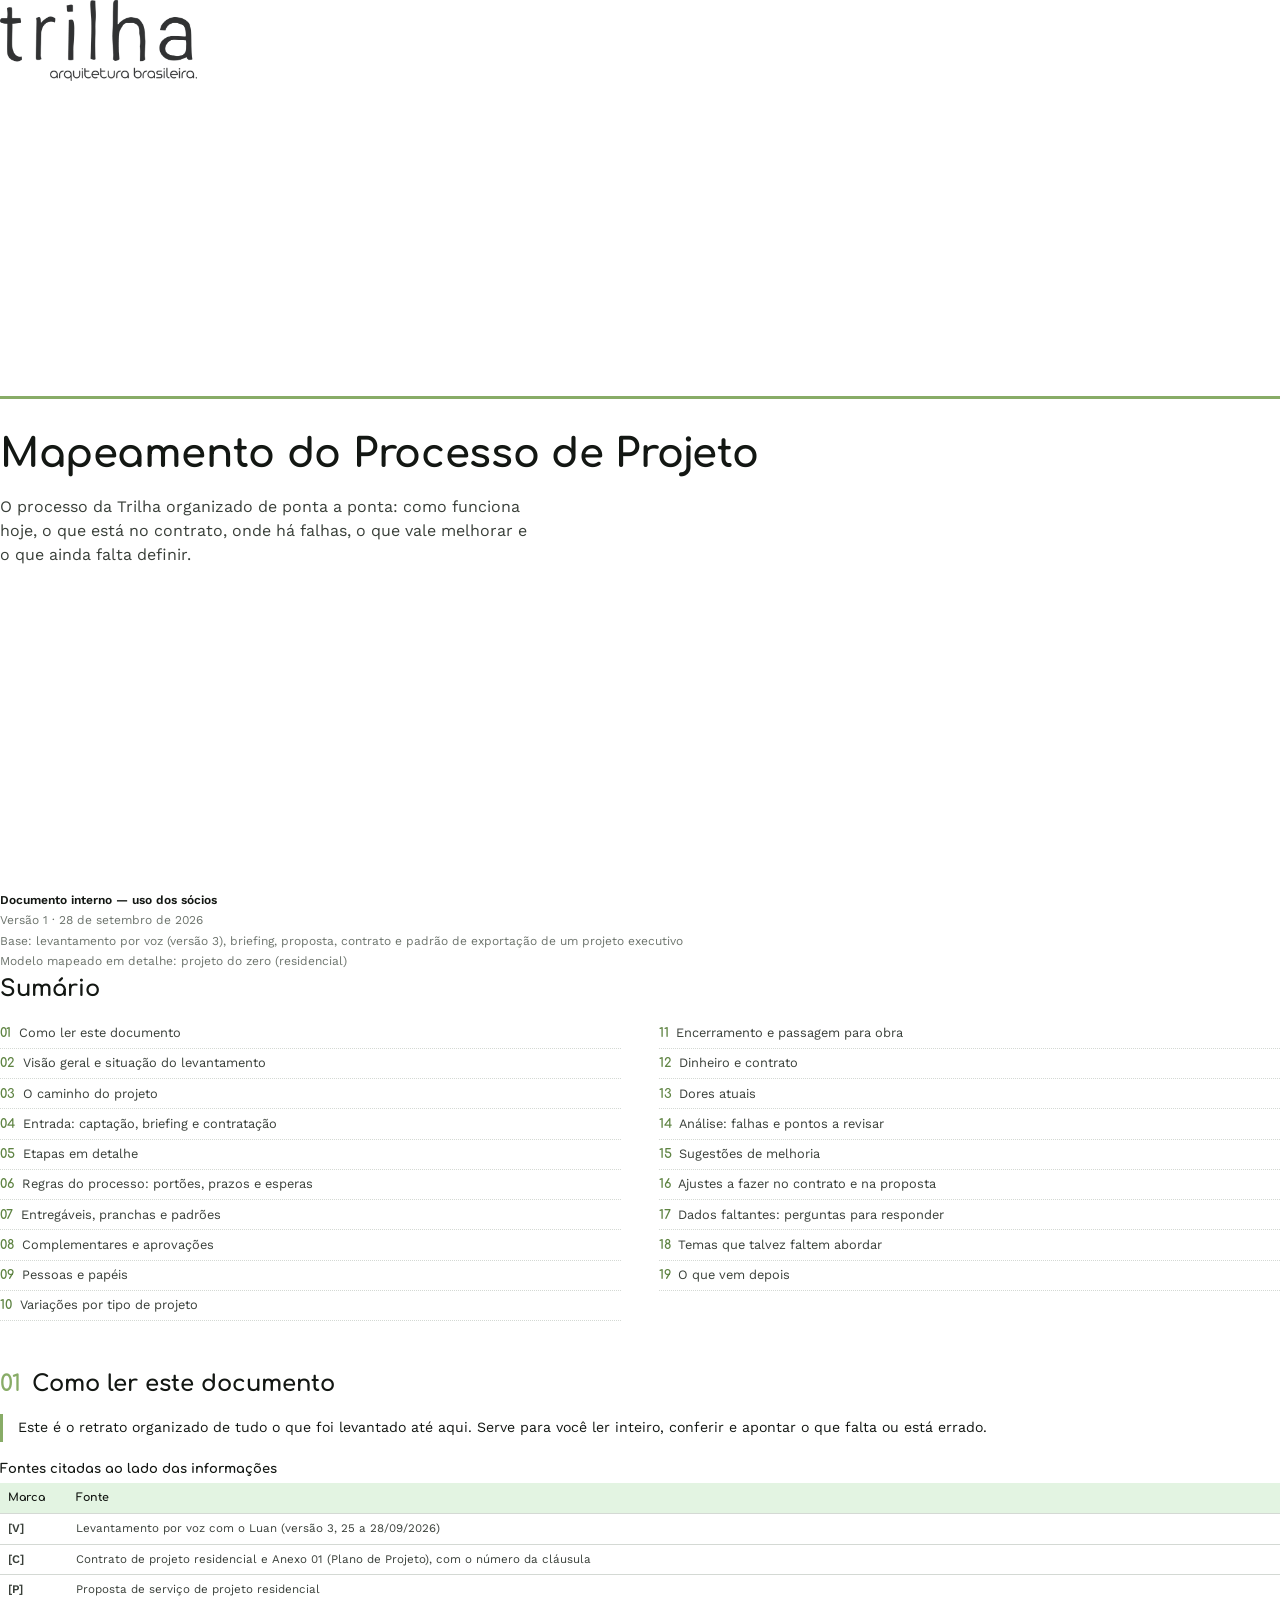
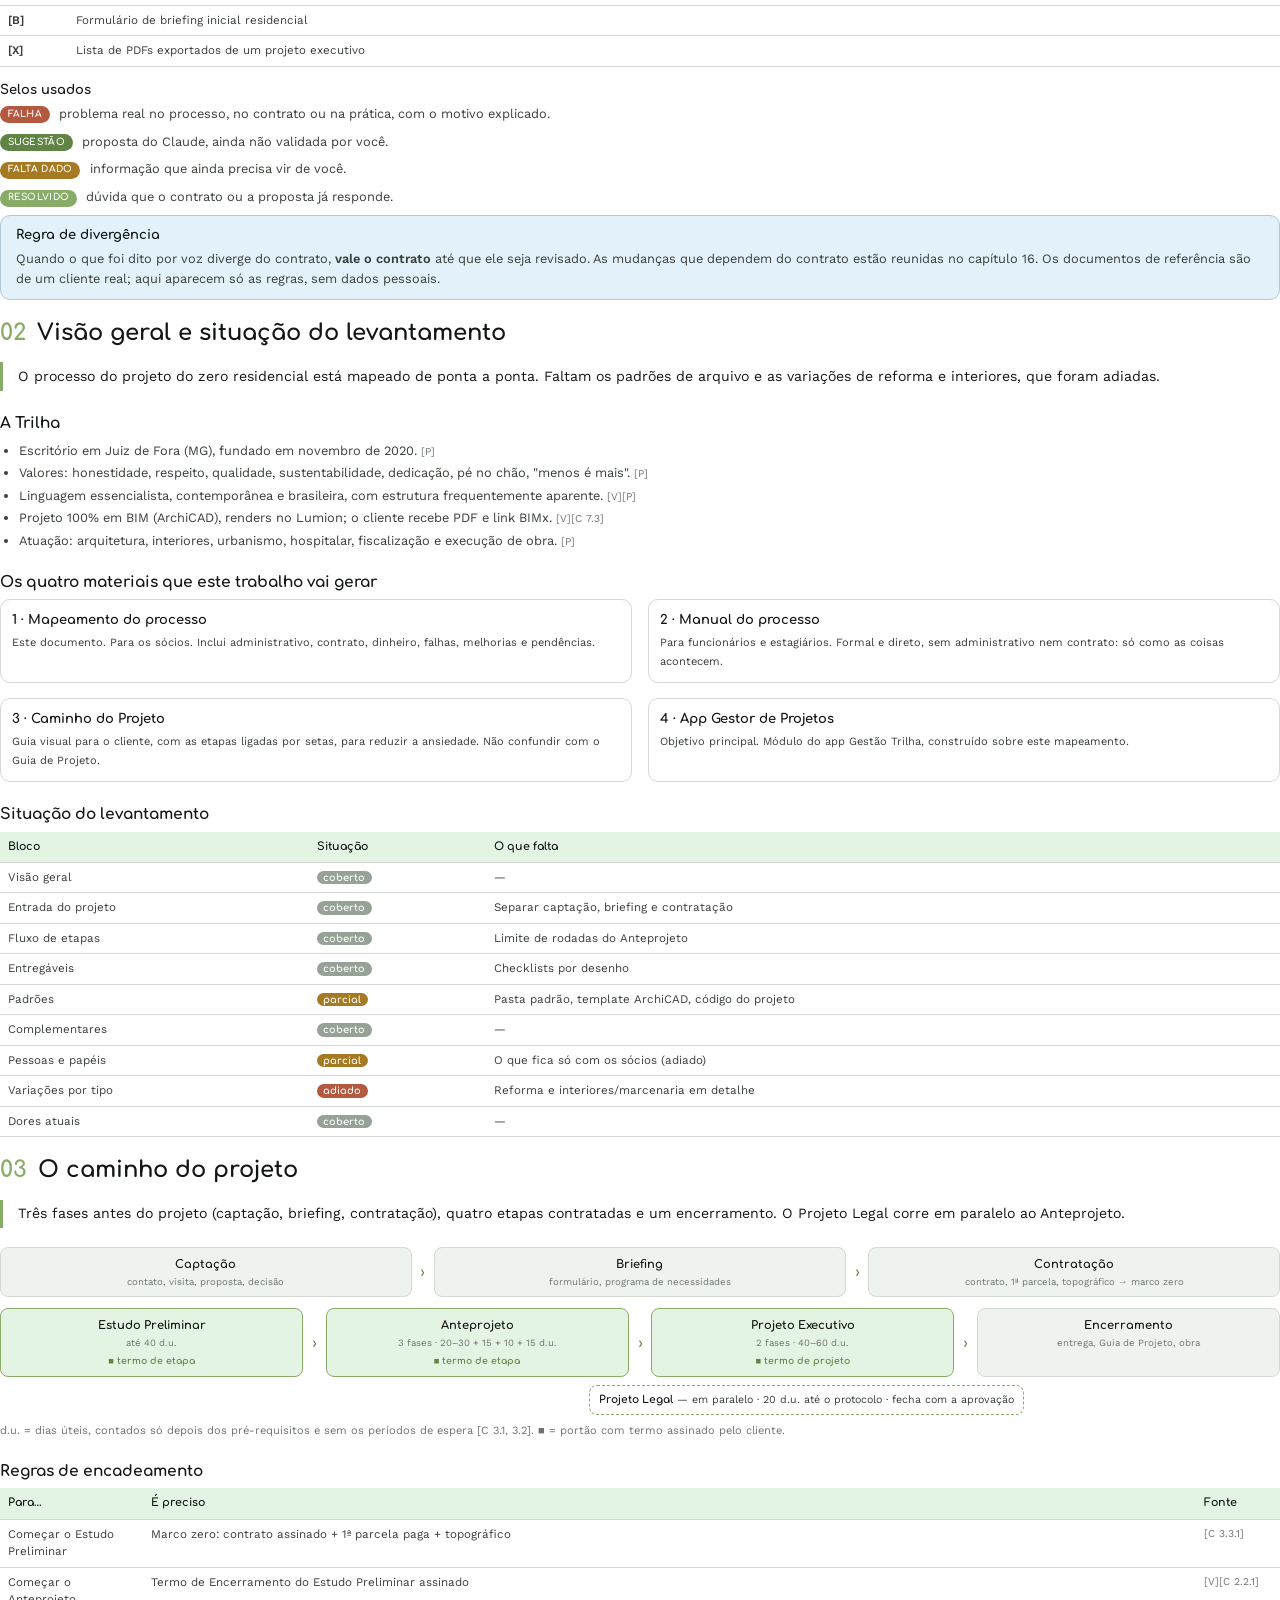
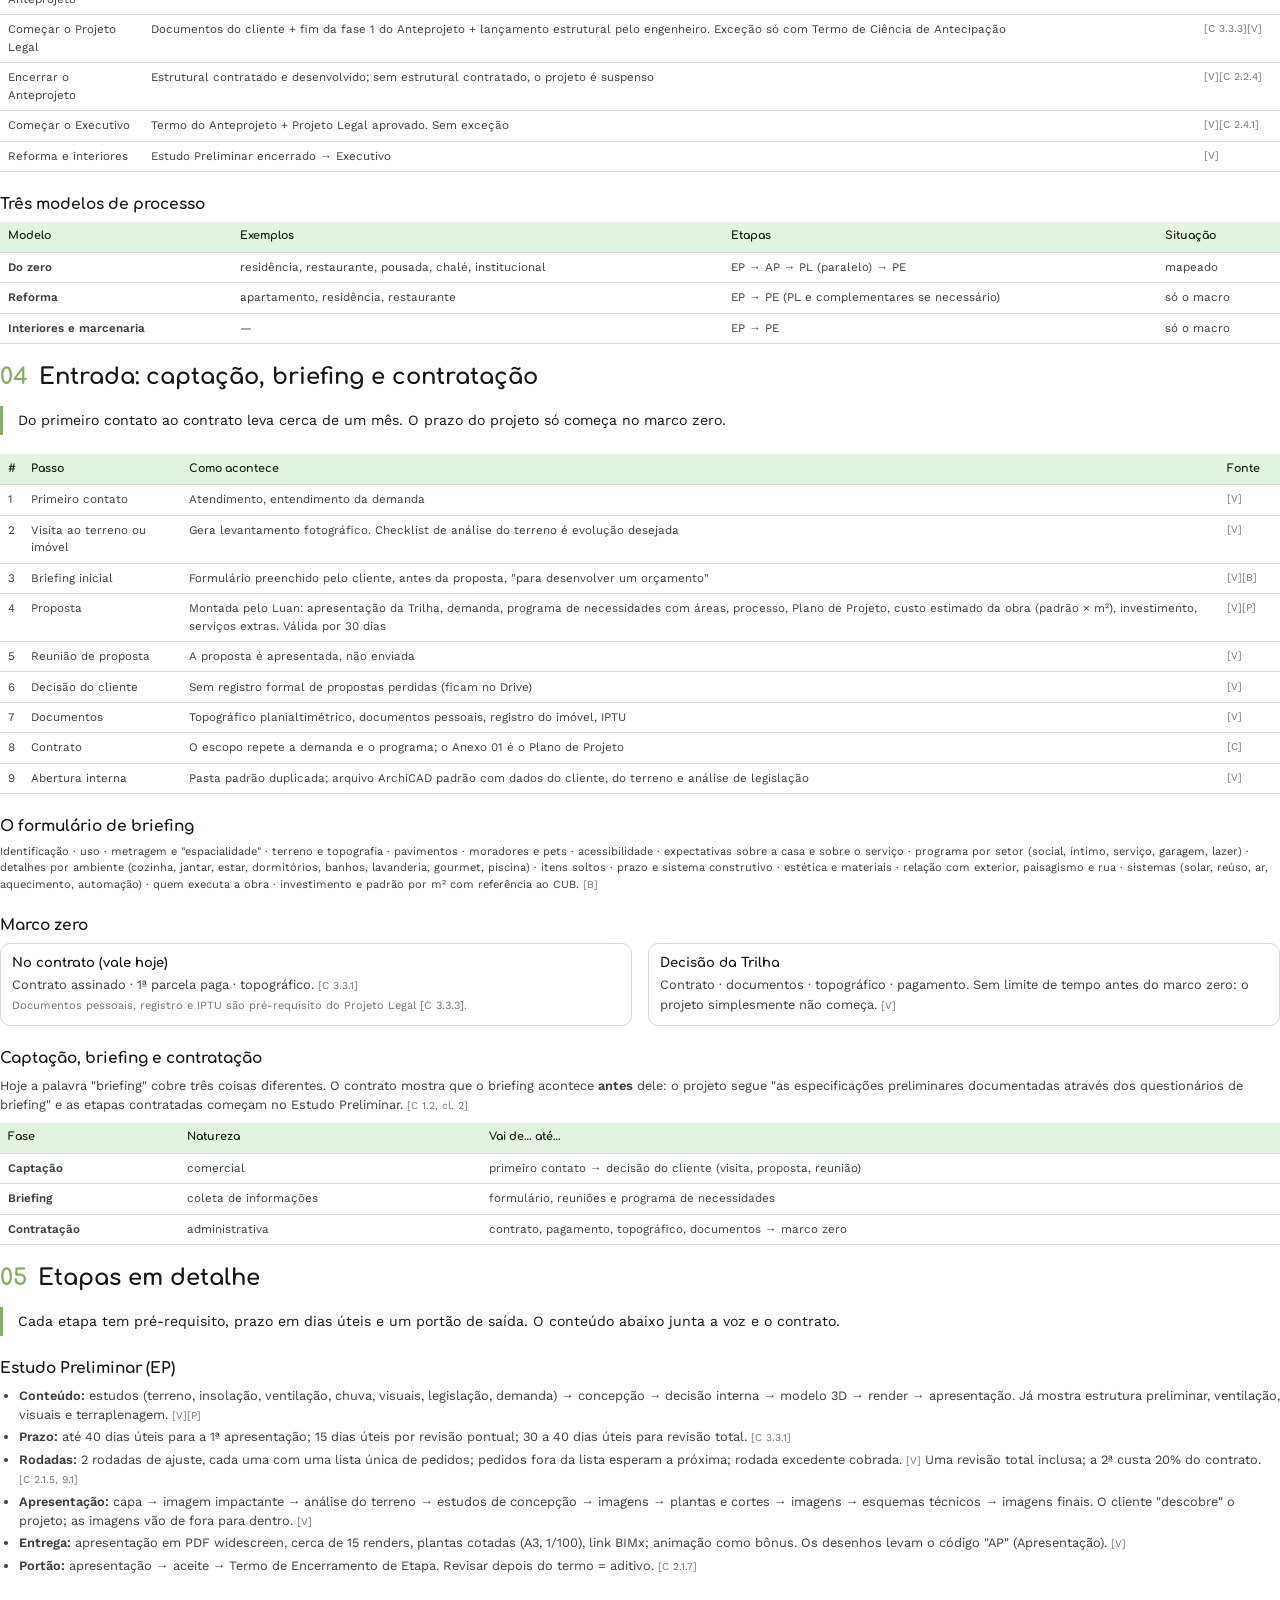
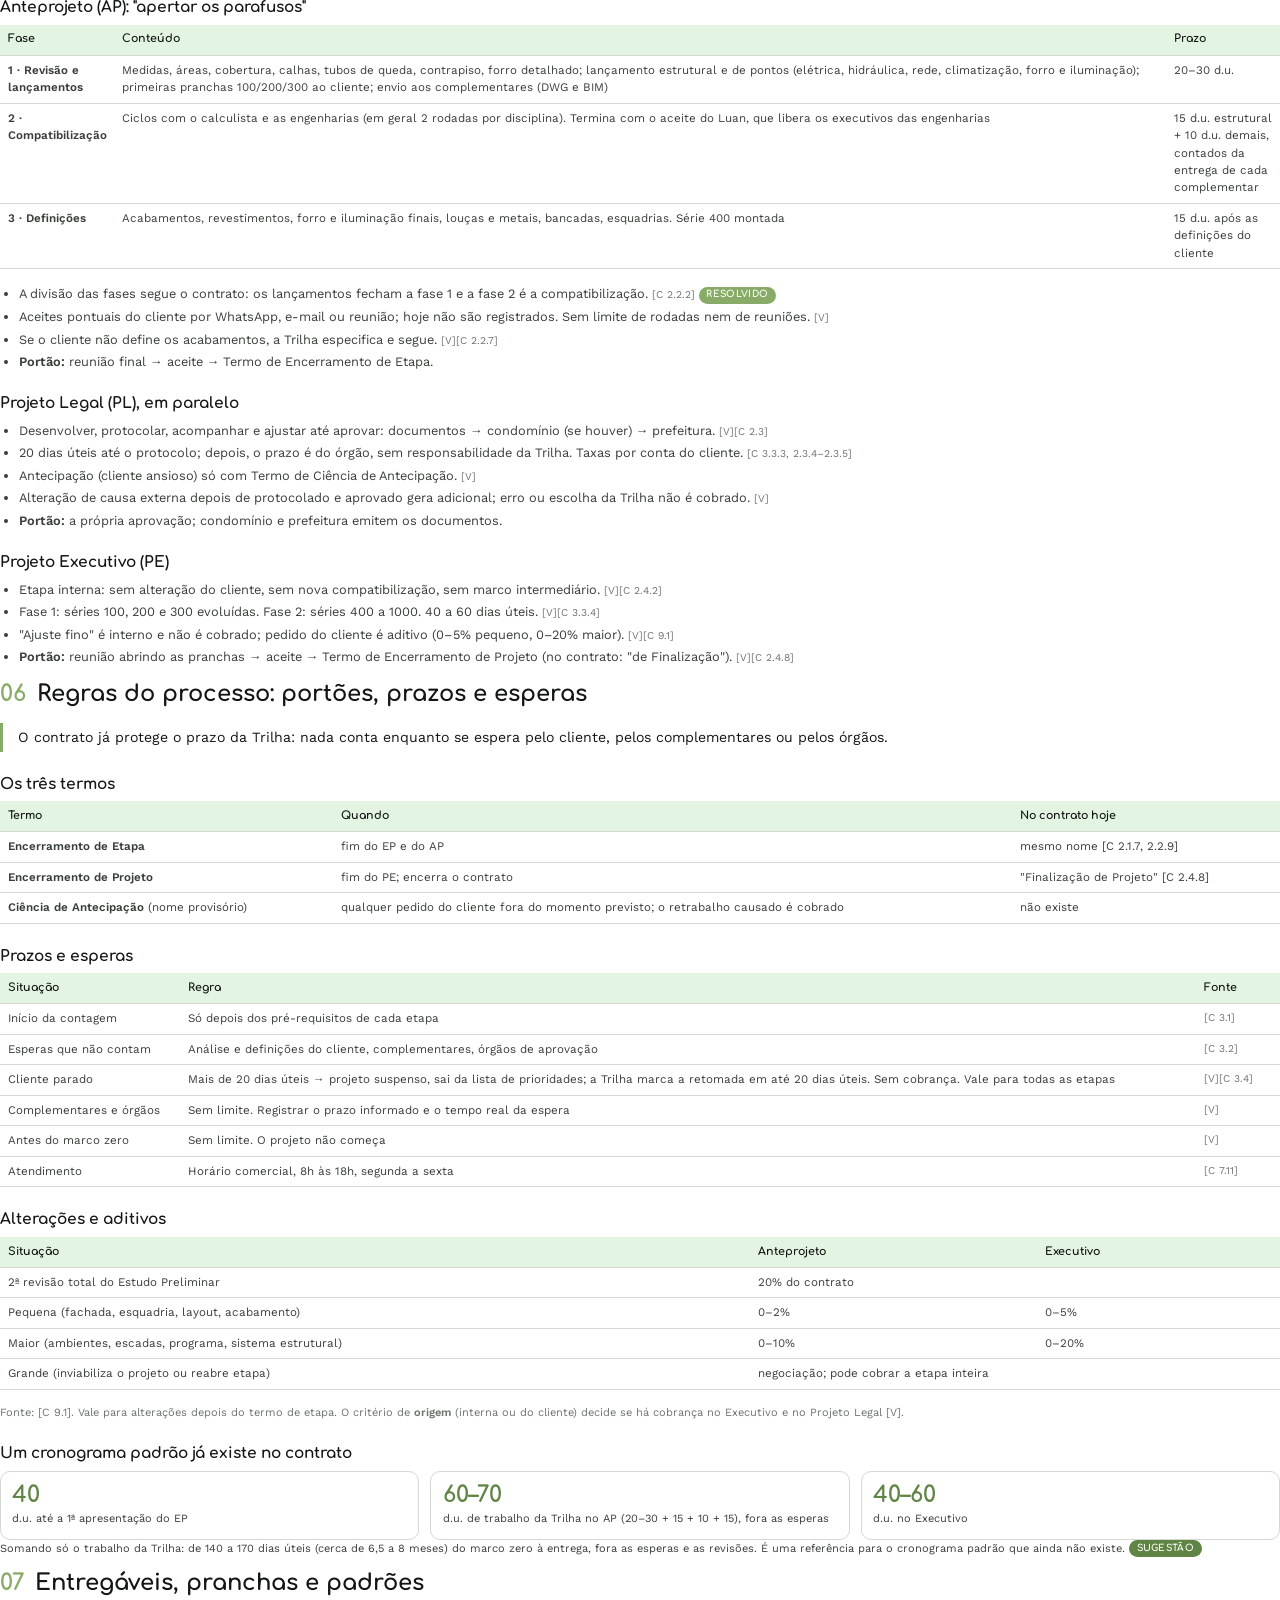
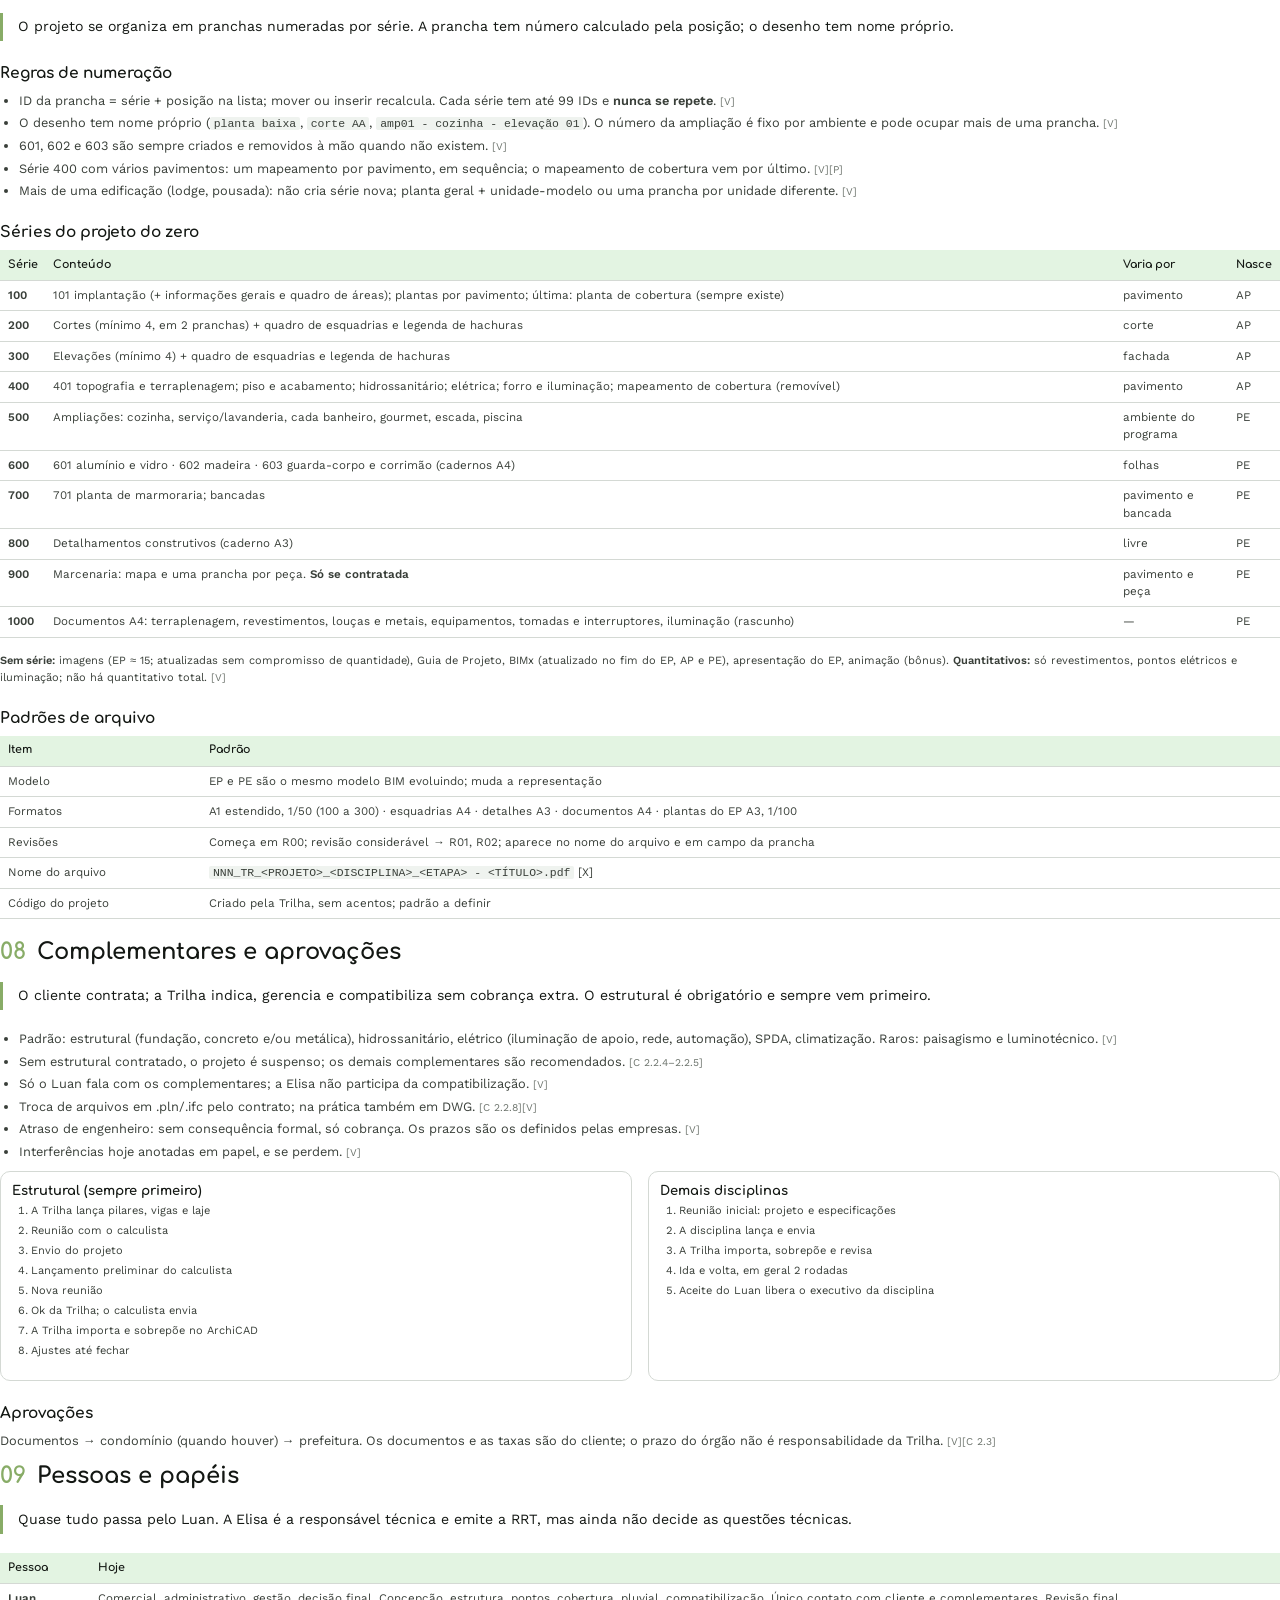
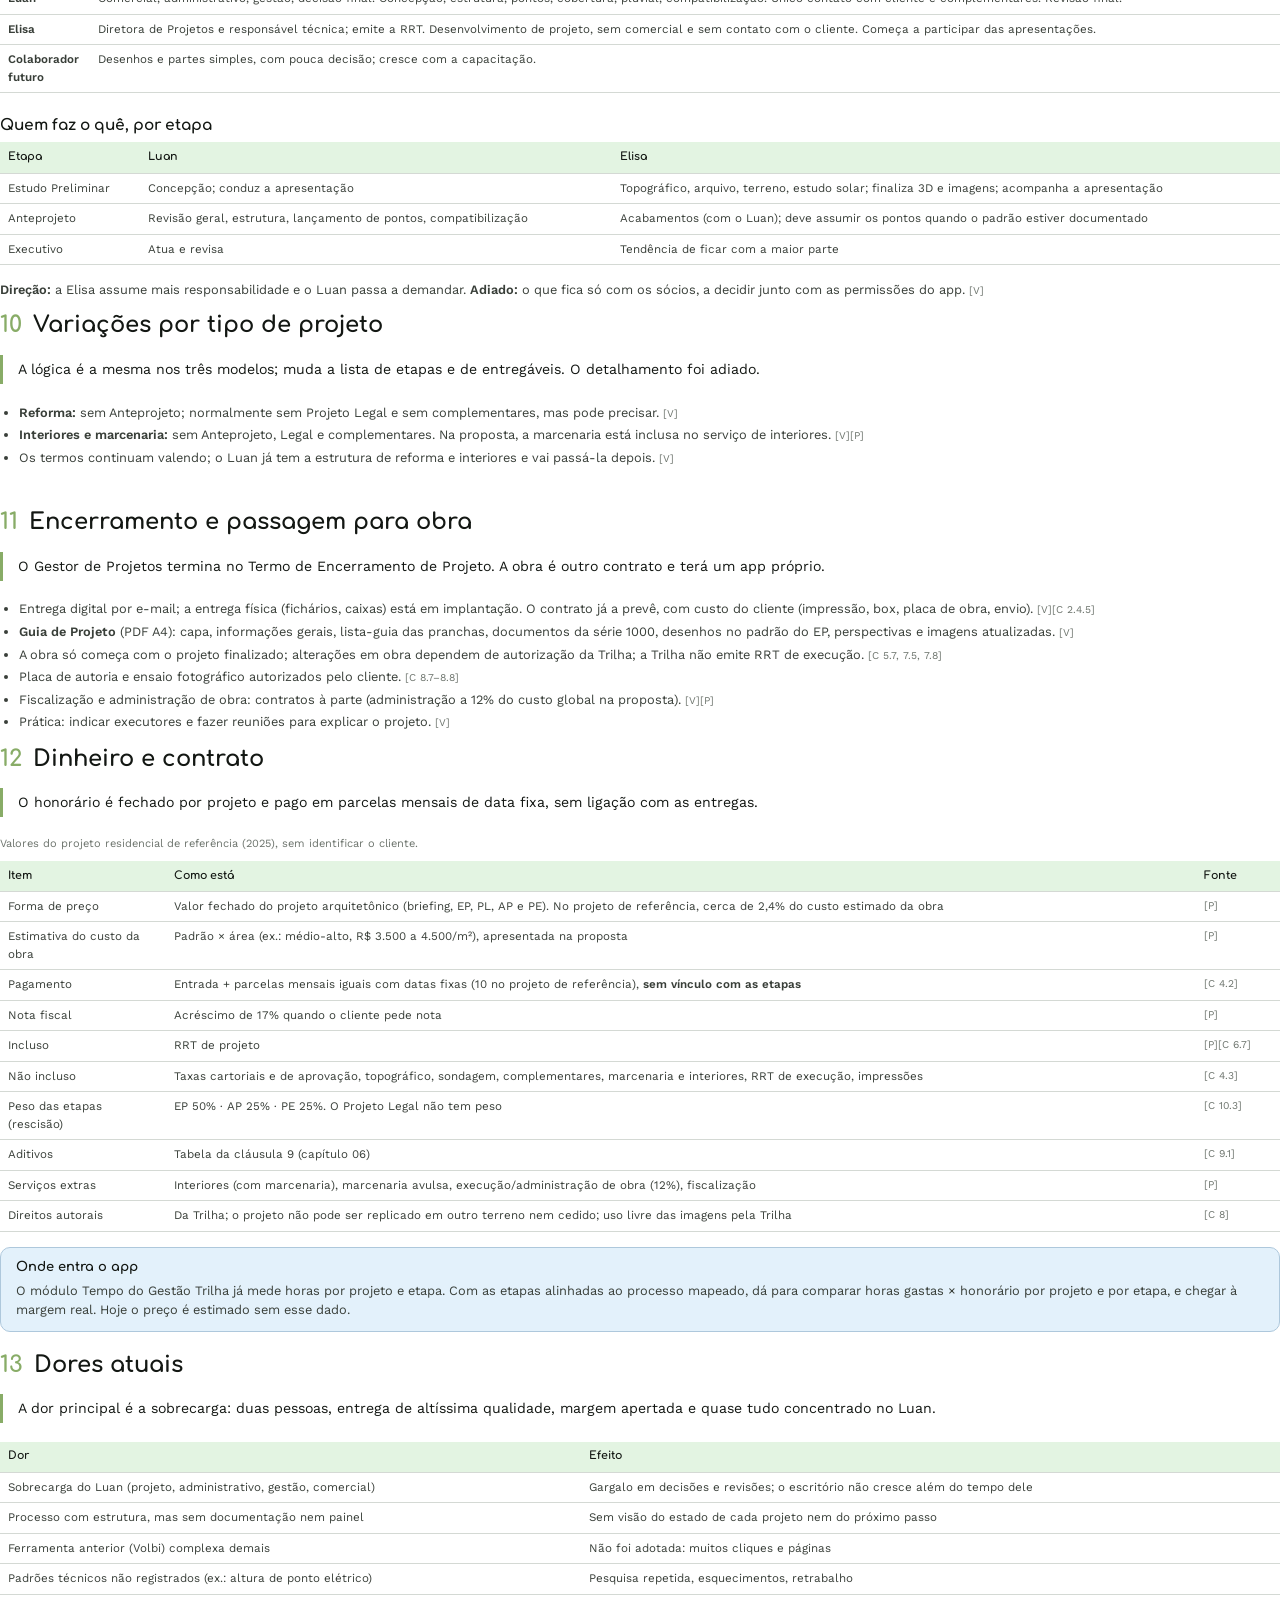
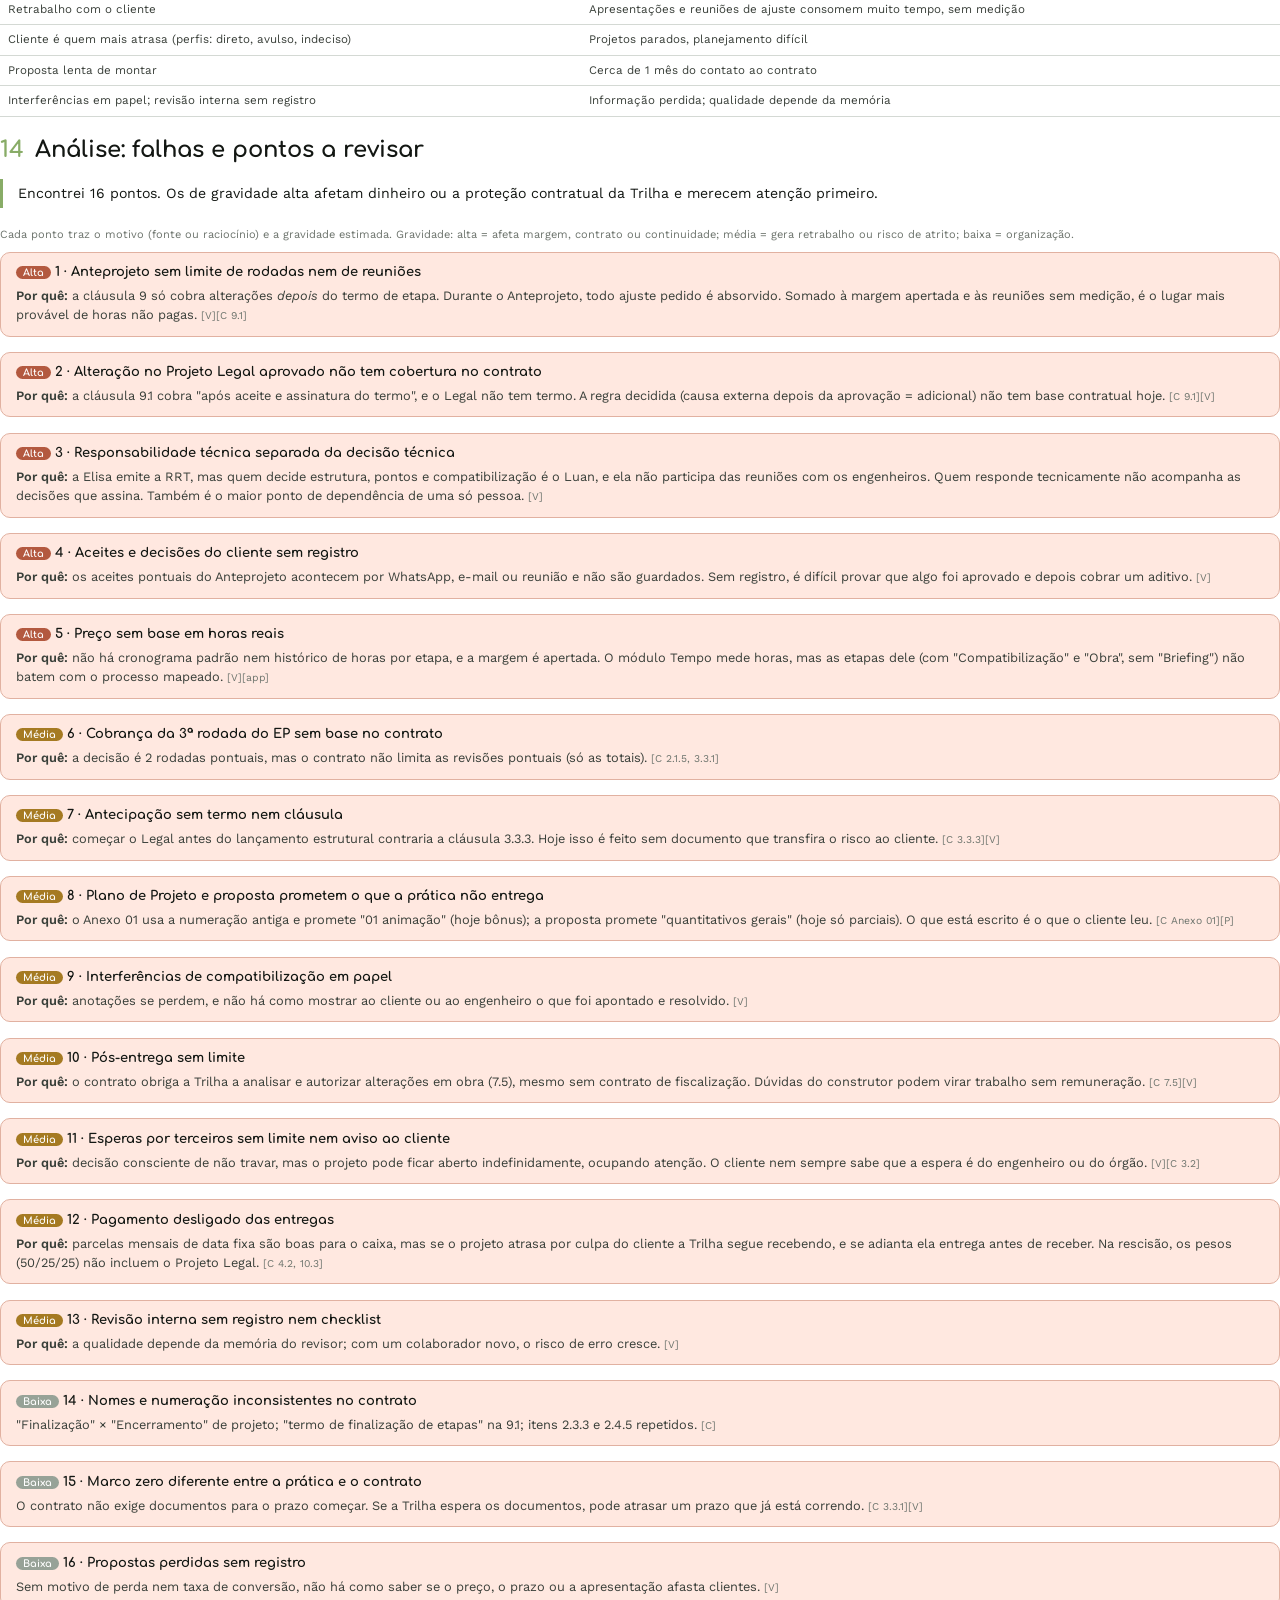
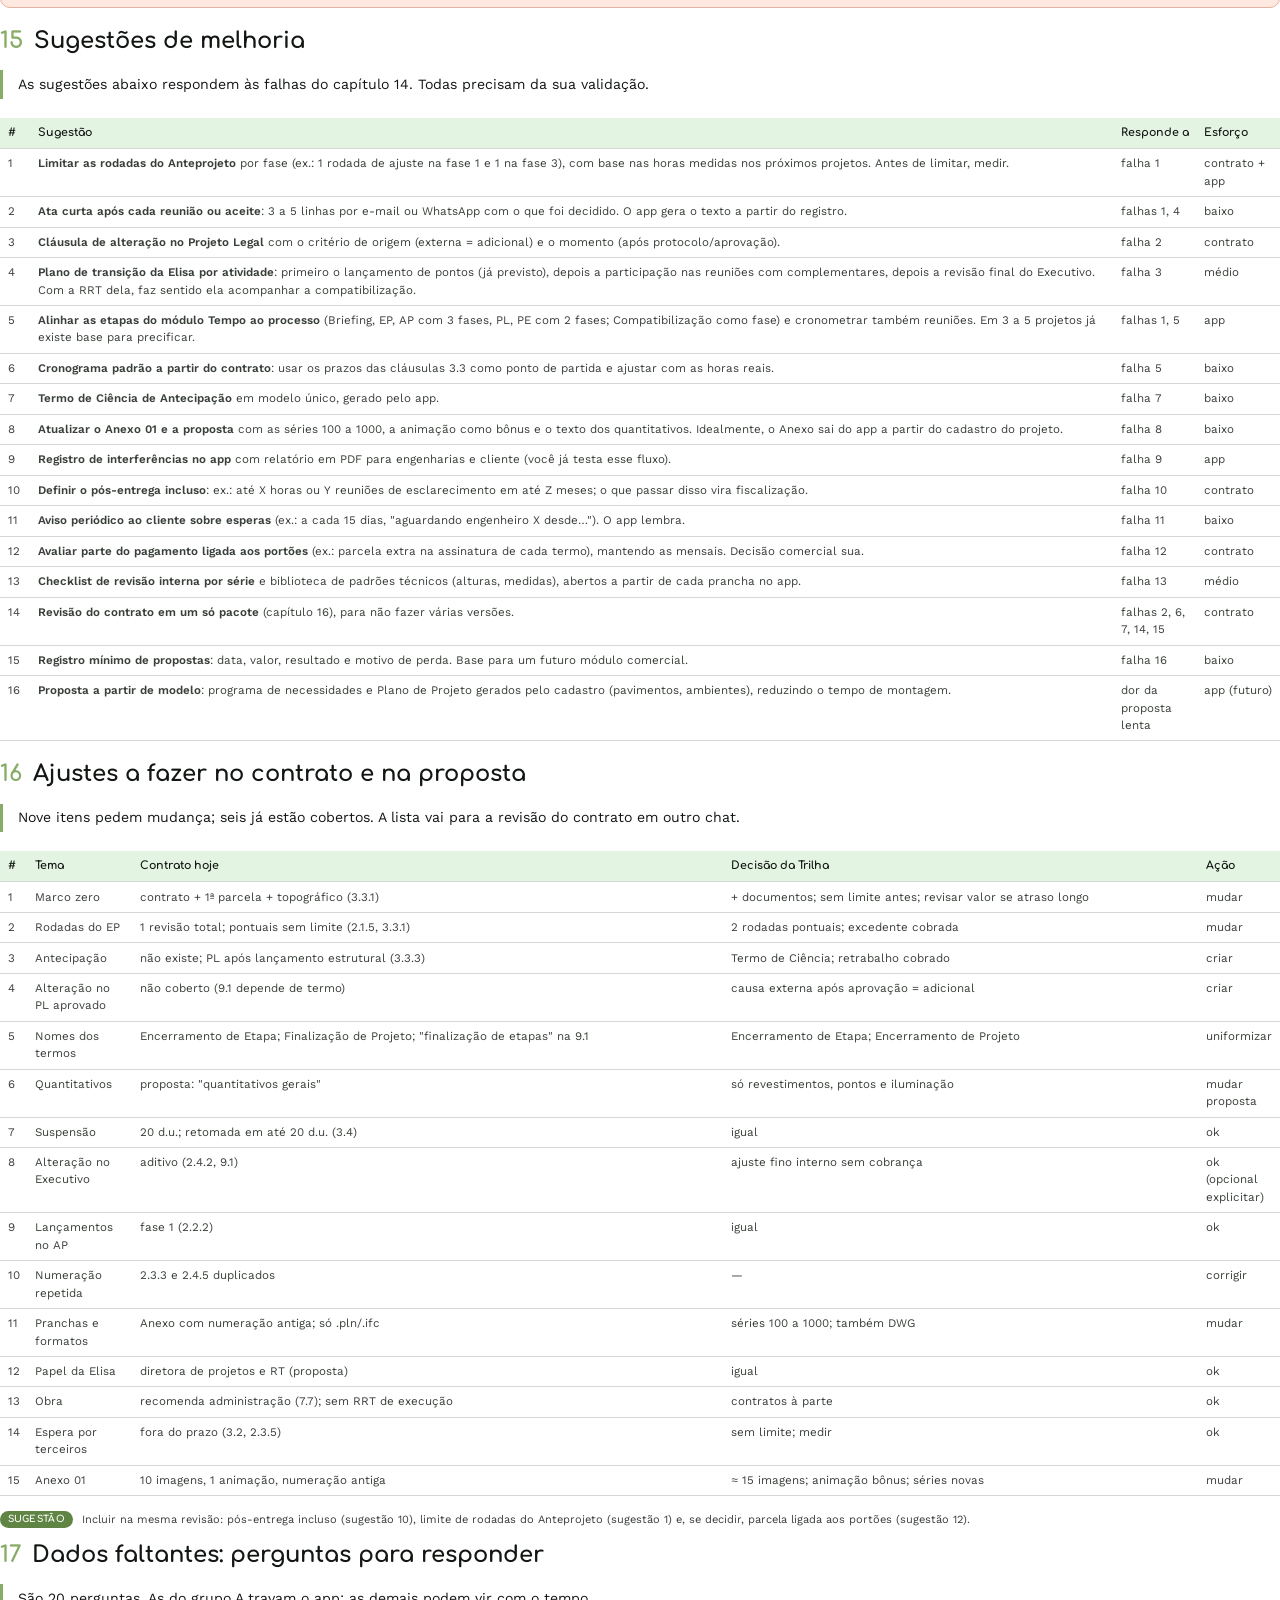
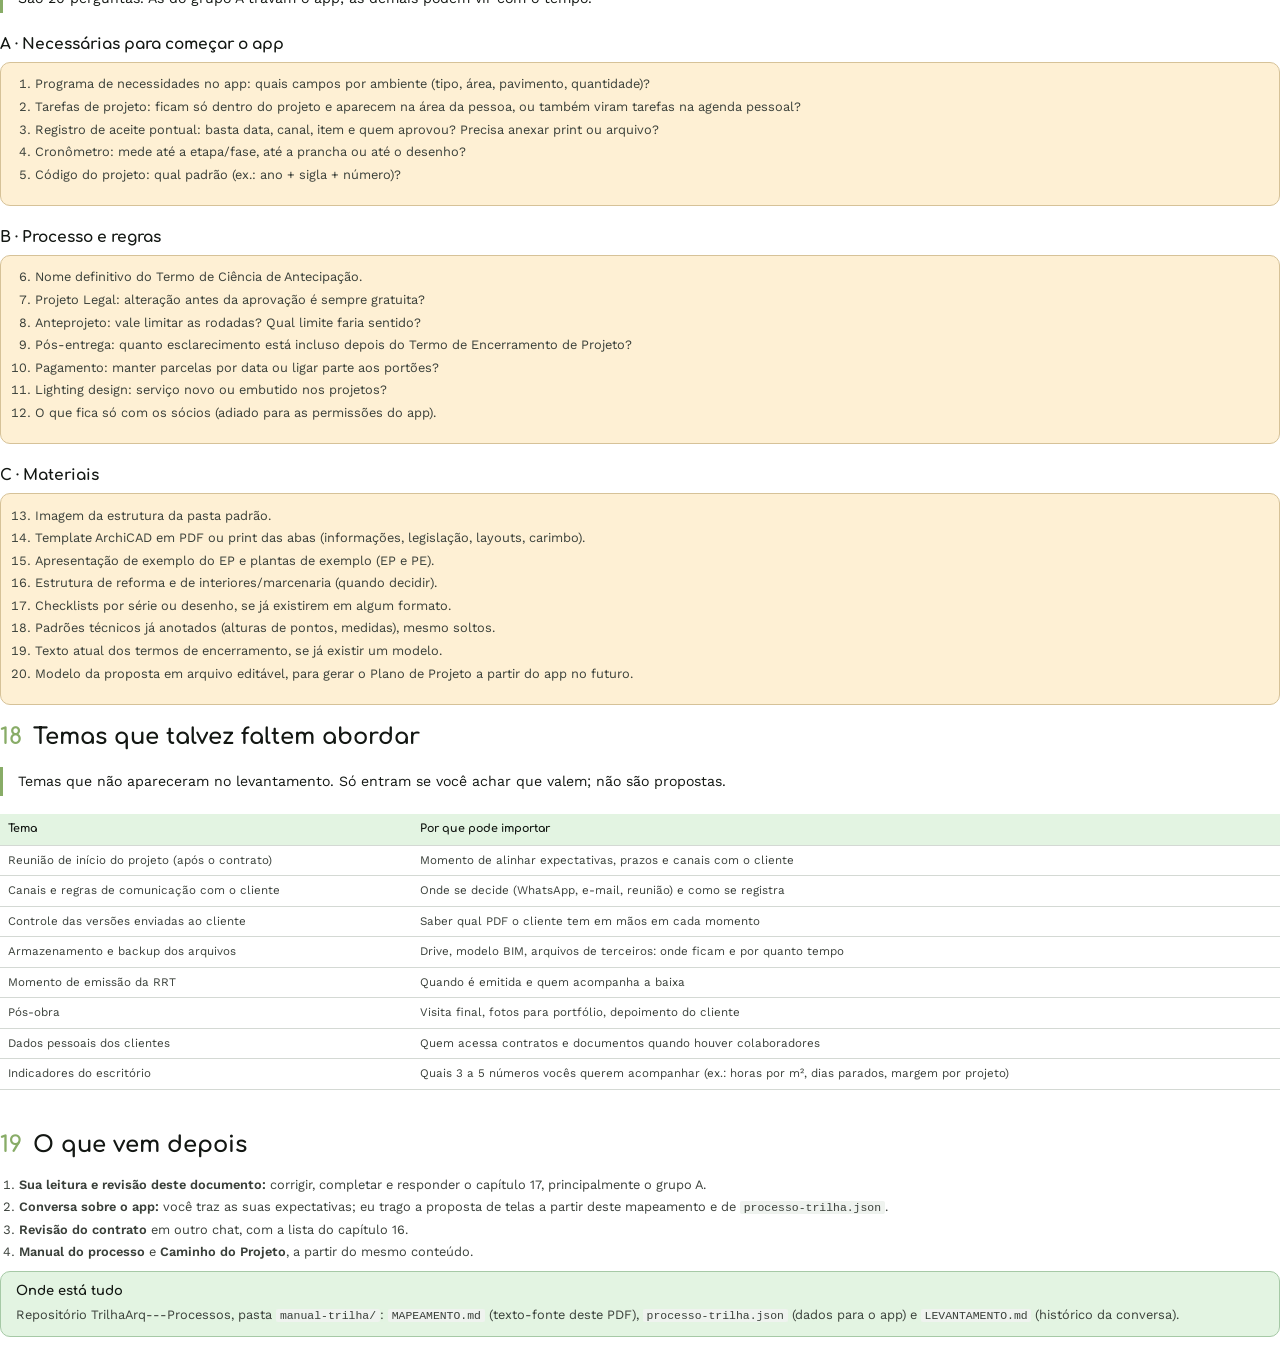
<file: manual-trilha/pdf/fonte/mapeamento.html>
<!doctype html>
<html lang="pt-BR">
<head>
<meta charset="utf-8">
<title>Mapeamento do Processo de Projeto — Trilha</title>
<link rel="stylesheet" href="fonts/local.css">
<style>
  :root{
    --bg:#fff; --surface-muted:oklch(96% 0.006 145); --border:oklch(88% 0.008 145);
    --ink:oklch(20% 0.01 145); --body:oklch(36% 0.012 145); --muted:oklch(55% 0.012 145);
    --accent:#88AC67; --accent-deep:#5f8443; --accent-tint:oklch(95% 0.03 145);
    --danger:#b3593f; --danger-tint:oklch(95% 0.03 40); --warn:#a57a22; --warn-tint:oklch(96% 0.04 85);
    --info:#4f7390; --info-tint:oklch(95% 0.02 240);
  }
  @page{ size:A4; margin:18mm 17mm 20mm 17mm; }
  *{ box-sizing:border-box; }
  html{ -webkit-print-color-adjust:exact; print-color-adjust:exact; }
  body{ margin:0; font-family:"Work Sans",sans-serif; font-size:9.6pt; line-height:1.5; color:var(--body); background:var(--bg); }
  h1,h2,h3,h4{ font-family:"Comfortaa",sans-serif; color:var(--ink); font-weight:700; line-height:1.25; }
  h2{ font-size:17pt; margin:0 0 4mm; padding-top:1mm; }
  h2 .num{ color:var(--accent); margin-right:3mm; }
  h3{ font-size:11.5pt; margin:6mm 0 2mm; }
  h4{ font-size:9.8pt; margin:4mm 0 1.5mm; }
  p{ margin:0 0 2.2mm; }
  h2,h3,h4{ break-after:avoid; }
  .keep{ break-inside:avoid; }
  ul,ol{ margin:0 0 2.5mm; padding-left:5mm; }
  li{ margin:0 0 .9mm; }
  strong{ color:var(--ink); font-weight:600; }
  code{ font-family:ui-monospace,Consolas,monospace; font-size:8.6pt; background:var(--surface-muted); padding:0 1mm; border-radius:2px; }
  .src{ color:var(--muted); font-size:7.8pt; white-space:nowrap; }
  section.chap{ break-before:page; }
  .lead{ font-size:10.6pt; color:var(--ink); border-left:3px solid var(--accent); padding:1mm 0 1mm 4mm; margin:0 0 5mm; }
  table{ width:100%; border-collapse:collapse; margin:1mm 0 4mm; font-size:8.7pt; break-inside:auto; }
  th{ font-family:"Comfortaa",sans-serif; font-weight:700; color:var(--ink); text-align:left; background:var(--accent-tint); padding:1.8mm 2mm; border-bottom:1px solid var(--border); font-size:8.3pt; }
  td{ padding:1.6mm 2mm; border-bottom:1px solid var(--border); vertical-align:top; }
  tr{ break-inside:avoid; }
  .box{ border:1px solid var(--border); border-radius:10px; padding:3mm 4mm; margin:2mm 0 4mm; break-inside:avoid; }
  .box h4{ margin-top:0; }
  .box.falha{ border-color:oklch(80% 0.06 40); background:var(--danger-tint); }
  .box.sug{ border-color:oklch(80% 0.06 145); background:var(--accent-tint); }
  .box.falta{ border-color:oklch(82% 0.06 85); background:var(--warn-tint); }
  .box.info{ border-color:oklch(82% 0.04 240); background:var(--info-tint); }
  .tag{ display:inline-block; font-family:"Comfortaa",sans-serif; font-weight:700; font-size:7pt; letter-spacing:.3px; text-transform:uppercase; padding:.4mm 2mm; border-radius:99px; vertical-align:1px; margin-right:1.5mm; }
  .t-falha{ background:var(--danger); color:#fff; } .t-sug{ background:var(--accent-deep); color:#fff; }
  .t-falta{ background:var(--warn); color:#fff; } .t-ok{ background:var(--accent); color:#fff; } .t-info{ background:var(--info); color:#fff; }
  .sev{ font-family:"Comfortaa",sans-serif; font-weight:700; font-size:7.4pt; padding:.3mm 1.8mm; border-radius:99px; white-space:nowrap; }
  .alta{ background:var(--danger); color:#fff; } .media{ background:var(--warn); color:#fff; } .baixa{ background:oklch(70% 0.02 145); color:#fff; }
  .grid2{ display:grid; grid-template-columns:1fr 1fr; gap:4mm; }
  .grid3{ display:grid; grid-template-columns:1fr 1fr 1fr; gap:3mm; }
  .card{ border:1px solid var(--border); border-radius:10px; padding:3mm; break-inside:avoid; }
  .card h4{ margin:0 0 1mm; }
  .kpi{ font-family:"Comfortaa",sans-serif; font-size:17pt; color:var(--accent-deep); font-weight:700; line-height:1.1; }
  .small{ font-size:8.3pt; }
  .muted{ color:var(--muted); }

  /* capa */
  .cover{ height:257mm; display:flex; flex-direction:column; justify-content:space-between; }
  .cover .logo{ width:52mm; }
  .cover .band{ border-top:3px solid var(--accent); padding-top:8mm; }
  .cover h1{ font-size:30pt; margin:0 0 4mm; letter-spacing:-.3px; }
  .cover .sub{ font-size:12pt; color:var(--body); max-width:140mm; }
  .cover .meta{ font-size:9pt; color:var(--muted); line-height:1.7; }
  .cover .meta b{ color:var(--ink); font-weight:600; }

  /* sumário */
  .toc{ columns:2; column-gap:10mm; font-size:9.6pt; }
  .toc div{ padding:1.2mm 0; border-bottom:1px dotted var(--border); break-inside:avoid; }
  .toc span{ color:var(--accent-deep); font-family:"Comfortaa"; font-weight:700; margin-right:2mm; }

  /* fluxo */
  .flow{ display:flex; align-items:stretch; gap:0; margin:3mm 0 2mm; }
  .flow .st{ flex:1; border:1px solid var(--border); border-radius:8px; padding:2mm; text-align:center; background:#fff; }
  .flow .st b{ display:block; font-family:"Comfortaa"; color:var(--ink); font-size:8.6pt; }
  .flow .st small{ color:var(--muted); font-size:7.2pt; line-height:1.3; display:block; margin-top:.8mm; }
  .flow .st.pre{ background:var(--surface-muted); }
  .flow .st.main{ border-color:var(--accent); background:var(--accent-tint); }
  .flow .ar{ width:6mm; display:flex; align-items:center; justify-content:center; color:var(--accent-deep); font-size:12pt; }
  .gate{ display:inline-block; font-size:7pt; color:var(--accent-deep); font-family:"Comfortaa"; font-weight:700; }
  .parallel{ margin-left:46%; width:34%; border:1px dashed var(--accent); border-radius:8px; padding:1.6mm 2mm; text-align:center; font-size:8pt; background:#fff; }
  .parallel b{ font-family:"Comfortaa"; color:var(--ink); }
</style>
</head>
<body>

<!-- CAPA -->
<div class="cover">
  <img class="logo" src="logo.png" alt="Trilha Arquitetura Brasileira">
  <div class="band">
    <h1>Mapeamento do Processo de Projeto</h1>
    <p class="sub">O processo da Trilha organizado de ponta a ponta: como funciona hoje, o que está no contrato, onde há falhas, o que vale melhorar e o que ainda falta definir.</p>
  </div>
  <div class="meta">
    <b>Documento interno — uso dos sócios</b><br>
    Versão 1 · 28 de setembro de 2026<br>
    Base: levantamento por voz (versão 3), briefing, proposta, contrato e padrão de exportação de um projeto executivo<br>
    Modelo mapeado em detalhe: projeto do zero (residencial)
  </div>
</div>

<!-- SUMÁRIO -->
<section class="chap">
  <h2>Sumário</h2>
  <div class="toc">
    <div><span>01</span>Como ler este documento</div>
    <div><span>02</span>Visão geral e situação do levantamento</div>
    <div><span>03</span>O caminho do projeto</div>
    <div><span>04</span>Entrada: captação, briefing e contratação</div>
    <div><span>05</span>Etapas em detalhe</div>
    <div><span>06</span>Regras do processo: portões, prazos e esperas</div>
    <div><span>07</span>Entregáveis, pranchas e padrões</div>
    <div><span>08</span>Complementares e aprovações</div>
    <div><span>09</span>Pessoas e papéis</div>
    <div><span>10</span>Variações por tipo de projeto</div>
    <div><span>11</span>Encerramento e passagem para obra</div>
    <div><span>12</span>Dinheiro e contrato</div>
    <div><span>13</span>Dores atuais</div>
    <div><span>14</span>Análise: falhas e pontos a revisar</div>
    <div><span>15</span>Sugestões de melhoria</div>
    <div><span>16</span>Ajustes a fazer no contrato e na proposta</div>
    <div><span>17</span>Dados faltantes: perguntas para responder</div>
    <div><span>18</span>Temas que talvez faltem abordar</div>
    <div><span>19</span>O que vem depois</div>
  </div>

  <h2 style="margin-top:12mm"><span class="num">01</span>Como ler este documento</h2>
  <p class="lead">Este é o retrato organizado de tudo o que foi levantado até aqui. Serve para você ler inteiro, conferir e apontar o que falta ou está errado.</p>
  <h4>Fontes citadas ao lado das informações</h4>
  <table>
    <tr><th style="width:18mm">Marca</th><th>Fonte</th></tr>
    <tr><td><b>[V]</b></td><td>Levantamento por voz com o Luan (versão 3, 25 a 28/09/2026)</td></tr>
    <tr><td><b>[C]</b></td><td>Contrato de projeto residencial e Anexo 01 (Plano de Projeto), com o número da cláusula</td></tr>
    <tr><td><b>[P]</b></td><td>Proposta de serviço de projeto residencial</td></tr>
    <tr><td><b>[B]</b></td><td>Formulário de briefing inicial residencial</td></tr>
    <tr><td><b>[X]</b></td><td>Lista de PDFs exportados de um projeto executivo</td></tr>
  </table>
  <h4>Selos usados</h4>
  <p><span class="tag t-falha">Falha</span> problema real no processo, no contrato ou na prática, com o motivo explicado.</p>
  <p><span class="tag t-sug">Sugestão</span> proposta do Claude, ainda não validada por você.</p>
  <p><span class="tag t-falta">Falta dado</span> informação que ainda precisa vir de você.</p>
  <p><span class="tag t-ok">Resolvido</span> dúvida que o contrato ou a proposta já responde.</p>
  <div class="box info"><h4>Regra de divergência</h4>Quando o que foi dito por voz diverge do contrato, <b>vale o contrato</b> até que ele seja revisado. As mudanças que dependem do contrato estão reunidas no capítulo 16. Os documentos de referência são de um cliente real; aqui aparecem só as regras, sem dados pessoais.</div>
</section>

<!-- 02 -->
<section class="chap">
  <h2><span class="num">02</span>Visão geral e situação do levantamento</h2>
  <p class="lead">O processo do projeto do zero residencial está mapeado de ponta a ponta. Faltam os padrões de arquivo e as variações de reforma e interiores, que foram adiadas.</p>

  <h3>A Trilha</h3>
  <ul>
    <li>Escritório em Juiz de Fora (MG), fundado em novembro de 2020. <span class="src">[P]</span></li>
    <li>Valores: honestidade, respeito, qualidade, sustentabilidade, dedicação, pé no chão, "menos é mais". <span class="src">[P]</span></li>
    <li>Linguagem essencialista, contemporânea e brasileira, com estrutura frequentemente aparente. <span class="src">[V][P]</span></li>
    <li>Projeto 100% em BIM (ArchiCAD), renders no Lumion; o cliente recebe PDF e link BIMx. <span class="src">[V][C 7.3]</span></li>
    <li>Atuação: arquitetura, interiores, urbanismo, hospitalar, fiscalização e execução de obra. <span class="src">[P]</span></li>
  </ul>

  <h3>Os quatro materiais que este trabalho vai gerar</h3>
  <div class="grid2">
    <div class="card"><h4>1 · Mapeamento do processo</h4><span class="small">Este documento. Para os sócios. Inclui administrativo, contrato, dinheiro, falhas, melhorias e pendências.</span></div>
    <div class="card"><h4>2 · Manual do processo</h4><span class="small">Para funcionários e estagiários. Formal e direto, sem administrativo nem contrato: só como as coisas acontecem.</span></div>
    <div class="card"><h4>3 · Caminho do Projeto</h4><span class="small">Guia visual para o cliente, com as etapas ligadas por setas, para reduzir a ansiedade. Não confundir com o Guia de Projeto.</span></div>
    <div class="card"><h4>4 · App Gestor de Projetos</h4><span class="small">Objetivo principal. Módulo do app Gestão Trilha, construído sobre este mapeamento.</span></div>
  </div>

  <h3>Situação do levantamento</h3>
  <table>
    <tr><th>Bloco</th><th>Situação</th><th>O que falta</th></tr>
    <tr><td>Visão geral</td><td><span class="sev baixa">coberto</span></td><td>—</td></tr>
    <tr><td>Entrada do projeto</td><td><span class="sev baixa">coberto</span></td><td>Separar captação, briefing e contratação</td></tr>
    <tr><td>Fluxo de etapas</td><td><span class="sev baixa">coberto</span></td><td>Limite de rodadas do Anteprojeto</td></tr>
    <tr><td>Entregáveis</td><td><span class="sev baixa">coberto</span></td><td>Checklists por desenho</td></tr>
    <tr><td>Padrões</td><td><span class="sev media">parcial</span></td><td>Pasta padrão, template ArchiCAD, código do projeto</td></tr>
    <tr><td>Complementares</td><td><span class="sev baixa">coberto</span></td><td>—</td></tr>
    <tr><td>Pessoas e papéis</td><td><span class="sev media">parcial</span></td><td>O que fica só com os sócios (adiado)</td></tr>
    <tr><td>Variações por tipo</td><td><span class="sev alta">adiado</span></td><td>Reforma e interiores/marcenaria em detalhe</td></tr>
    <tr><td>Dores atuais</td><td><span class="sev baixa">coberto</span></td><td>—</td></tr>
  </table>
</section>

<!-- 03 -->
<section class="chap">
  <h2><span class="num">03</span>O caminho do projeto</h2>
  <p class="lead">Três fases antes do projeto (captação, briefing, contratação), quatro etapas contratadas e um encerramento. O Projeto Legal corre em paralelo ao Anteprojeto.</p>

  <div class="flow">
    <div class="st pre"><b>Captação</b><small>contato, visita, proposta, decisão</small></div><div class="ar">›</div>
    <div class="st pre"><b>Briefing</b><small>formulário, programa de necessidades</small></div><div class="ar">›</div>
    <div class="st pre"><b>Contratação</b><small>contrato, 1ª parcela, topográfico → marco zero</small></div>
  </div>
  <div class="flow">
    <div class="st main"><b>Estudo Preliminar</b><small>até 40 d.u.</small><span class="gate">■ termo de etapa</span></div><div class="ar">›</div>
    <div class="st main"><b>Anteprojeto</b><small>3 fases · 20–30 + 15 + 10 + 15 d.u.</small><span class="gate">■ termo de etapa</span></div><div class="ar">›</div>
    <div class="st main"><b>Projeto Executivo</b><small>2 fases · 40–60 d.u.</small><span class="gate">■ termo de projeto</span></div><div class="ar">›</div>
    <div class="st pre"><b>Encerramento</b><small>entrega, Guia de Projeto, obra</small></div>
  </div>
  <div class="parallel"><b>Projeto Legal</b> — em paralelo · 20 d.u. até o protocolo · fecha com a aprovação</div>
  <p class="small muted" style="margin-top:2mm">d.u. = dias úteis, contados só depois dos pré-requisitos e sem os períodos de espera [C 3.1, 3.2]. ■ = portão com termo assinado pelo cliente.</p>

  <h3>Regras de encadeamento</h3>
  <table>
    <tr><th style="width:38mm">Para…</th><th>É preciso</th><th style="width:22mm">Fonte</th></tr>
    <tr><td>Começar o Estudo Preliminar</td><td>Marco zero: contrato assinado + 1ª parcela paga + topográfico</td><td class="src">[C 3.3.1]</td></tr>
    <tr><td>Começar o Anteprojeto</td><td>Termo de Encerramento do Estudo Preliminar assinado</td><td class="src">[V][C 2.2.1]</td></tr>
    <tr><td>Começar o Projeto Legal</td><td>Documentos do cliente + fim da fase 1 do Anteprojeto + lançamento estrutural pelo engenheiro. Exceção só com Termo de Ciência de Antecipação</td><td class="src">[C 3.3.3][V]</td></tr>
    <tr><td>Encerrar o Anteprojeto</td><td>Estrutural contratado e desenvolvido; sem estrutural contratado, o projeto é suspenso</td><td class="src">[V][C 2.2.4]</td></tr>
    <tr><td>Começar o Executivo</td><td>Termo do Anteprojeto + Projeto Legal aprovado. Sem exceção</td><td class="src">[V][C 2.4.1]</td></tr>
    <tr><td>Reforma e interiores</td><td>Estudo Preliminar encerrado → Executivo</td><td class="src">[V]</td></tr>
  </table>

  <h3>Três modelos de processo</h3>
  <table>
    <tr><th>Modelo</th><th>Exemplos</th><th>Etapas</th><th>Situação</th></tr>
    <tr><td><b>Do zero</b></td><td>residência, restaurante, pousada, chalé, institucional</td><td>EP → AP → PL (paralelo) → PE</td><td>mapeado</td></tr>
    <tr><td><b>Reforma</b></td><td>apartamento, residência, restaurante</td><td>EP → PE (PL e complementares se necessário)</td><td>só o macro</td></tr>
    <tr><td><b>Interiores e marcenaria</b></td><td>—</td><td>EP → PE</td><td>só o macro</td></tr>
  </table>
</section>

<!-- 04 -->
<section class="chap">
  <h2><span class="num">04</span>Entrada: captação, briefing e contratação</h2>
  <p class="lead">Do primeiro contato ao contrato leva cerca de um mês. O prazo do projeto só começa no marco zero.</p>

  <table>
    <tr><th style="width:6mm">#</th><th>Passo</th><th>Como acontece</th><th style="width:16mm">Fonte</th></tr>
    <tr><td>1</td><td>Primeiro contato</td><td>Atendimento, entendimento da demanda</td><td class="src">[V]</td></tr>
    <tr><td>2</td><td>Visita ao terreno ou imóvel</td><td>Gera levantamento fotográfico. Checklist de análise do terreno é evolução desejada</td><td class="src">[V]</td></tr>
    <tr><td>3</td><td>Briefing inicial</td><td>Formulário preenchido pelo cliente, antes da proposta, "para desenvolver um orçamento"</td><td class="src">[V][B]</td></tr>
    <tr><td>4</td><td>Proposta</td><td>Montada pelo Luan: apresentação da Trilha, demanda, programa de necessidades com áreas, processo, Plano de Projeto, custo estimado da obra (padrão × m²), investimento, serviços extras. Válida por 30 dias</td><td class="src">[V][P]</td></tr>
    <tr><td>5</td><td>Reunião de proposta</td><td>A proposta é apresentada, não enviada</td><td class="src">[V]</td></tr>
    <tr><td>6</td><td>Decisão do cliente</td><td>Sem registro formal de propostas perdidas (ficam no Drive)</td><td class="src">[V]</td></tr>
    <tr><td>7</td><td>Documentos</td><td>Topográfico planialtimétrico, documentos pessoais, registro do imóvel, IPTU</td><td class="src">[V]</td></tr>
    <tr><td>8</td><td>Contrato</td><td>O escopo repete a demanda e o programa; o Anexo 01 é o Plano de Projeto</td><td class="src">[C]</td></tr>
    <tr><td>9</td><td>Abertura interna</td><td>Pasta padrão duplicada; arquivo ArchiCAD padrão com dados do cliente, do terreno e análise de legislação</td><td class="src">[V]</td></tr>
  </table>

  <h3>O formulário de briefing</h3>
  <p class="small">Identificação · uso · metragem e "espacialidade" · terreno e topografia · pavimentos · moradores e pets · acessibilidade · expectativas sobre a casa e sobre o serviço · programa por setor (social, íntimo, serviço, garagem, lazer) · detalhes por ambiente (cozinha, jantar, estar, dormitórios, banhos, lavanderia, gourmet, piscina) · itens soltos · prazo e sistema construtivo · estética e materiais · relação com exterior, paisagismo e rua · sistemas (solar, reúso, ar, aquecimento, automação) · quem executa a obra · investimento e padrão por m² com referência ao CUB. <span class="src">[B]</span></p>

  <h3>Marco zero</h3>
  <div class="grid2">
    <div class="card"><h4>No contrato (vale hoje)</h4>Contrato assinado · 1ª parcela paga · topográfico. <span class="src">[C 3.3.1]</span><br><span class="small muted">Documentos pessoais, registro e IPTU são pré-requisito do Projeto Legal [C 3.3.3].</span></div>
    <div class="card"><h4>Decisão da Trilha</h4>Contrato · documentos · topográfico · pagamento. Sem limite de tempo antes do marco zero: o projeto simplesmente não começa. <span class="src">[V]</span></div>
  </div>

  <h3>Captação, briefing e contratação</h3>
  <p>Hoje a palavra "briefing" cobre três coisas diferentes. O contrato mostra que o briefing acontece <b>antes</b> dele: o projeto segue "as especificações preliminares documentadas através dos questionários de briefing" e as etapas contratadas começam no Estudo Preliminar. <span class="src">[C 1.2, cl. 2]</span></p>
  <table>
    <tr><th>Fase</th><th>Natureza</th><th>Vai de… até…</th></tr>
    <tr><td><b>Captação</b></td><td>comercial</td><td>primeiro contato → decisão do cliente (visita, proposta, reunião)</td></tr>
    <tr><td><b>Briefing</b></td><td>coleta de informações</td><td>formulário, reuniões e programa de necessidades</td></tr>
    <tr><td><b>Contratação</b></td><td>administrativa</td><td>contrato, pagamento, topográfico, documentos → marco zero</td></tr>
  </table>
</section>

<!-- 05 -->
<section class="chap">
  <h2><span class="num">05</span>Etapas em detalhe</h2>
  <p class="lead">Cada etapa tem pré-requisito, prazo em dias úteis e um portão de saída. O conteúdo abaixo junta a voz e o contrato.</p>

  <h3>Estudo Preliminar (EP)</h3>
  <ul>
    <li><b>Conteúdo:</b> estudos (terreno, insolação, ventilação, chuva, visuais, legislação, demanda) → concepção → decisão interna → modelo 3D → render → apresentação. Já mostra estrutura preliminar, ventilação, visuais e terraplenagem. <span class="src">[V][P]</span></li>
    <li><b>Prazo:</b> até 40 dias úteis para a 1ª apresentação; 15 dias úteis por revisão pontual; 30 a 40 dias úteis para revisão total. <span class="src">[C 3.3.1]</span></li>
    <li><b>Rodadas:</b> 2 rodadas de ajuste, cada uma com uma lista única de pedidos; pedidos fora da lista esperam a próxima; rodada excedente cobrada. <span class="src">[V]</span> Uma revisão total inclusa; a 2ª custa 20% do contrato. <span class="src">[C 2.1.5, 9.1]</span></li>
    <li><b>Apresentação:</b> capa → imagem impactante → análise do terreno → estudos de concepção → imagens → plantas e cortes → imagens → esquemas técnicos → imagens finais. O cliente "descobre" o projeto; as imagens vão de fora para dentro. <span class="src">[V]</span></li>
    <li><b>Entrega:</b> apresentação em PDF widescreen, cerca de 15 renders, plantas cotadas (A3, 1/100), link BIMx; animação como bônus. Os desenhos levam o código "AP" (Apresentação). <span class="src">[V]</span></li>
    <li><b>Portão:</b> apresentação → aceite → Termo de Encerramento de Etapa. Revisar depois do termo = aditivo. <span class="src">[C 2.1.7]</span></li>
  </ul>

  <h3>Anteprojeto (AP): "apertar os parafusos"</h3>
  <table>
    <tr><th style="width:30mm">Fase</th><th>Conteúdo</th><th style="width:30mm">Prazo</th></tr>
    <tr><td><b>1 · Revisão e lançamentos</b></td><td>Medidas, áreas, cobertura, calhas, tubos de queda, contrapiso, forro detalhado; lançamento estrutural e de pontos (elétrica, hidráulica, rede, climatização, forro e iluminação); primeiras pranchas 100/200/300 ao cliente; envio aos complementares (DWG e BIM)</td><td>20–30 d.u.</td></tr>
    <tr><td><b>2 · Compatibilização</b></td><td>Ciclos com o calculista e as engenharias (em geral 2 rodadas por disciplina). Termina com o aceite do Luan, que libera os executivos das engenharias</td><td>15 d.u. estrutural + 10 d.u. demais, contados da entrega de cada complementar</td></tr>
    <tr><td><b>3 · Definições</b></td><td>Acabamentos, revestimentos, forro e iluminação finais, louças e metais, bancadas, esquadrias. Série 400 montada</td><td>15 d.u. após as definições do cliente</td></tr>
  </table>
  <ul>
    <li>A divisão das fases segue o contrato: os lançamentos fecham a fase 1 e a fase 2 é a compatibilização. <span class="src">[C 2.2.2]</span> <span class="tag t-ok">Resolvido</span></li>
    <li>Aceites pontuais do cliente por WhatsApp, e-mail ou reunião; hoje não são registrados. Sem limite de rodadas nem de reuniões. <span class="src">[V]</span></li>
    <li>Se o cliente não define os acabamentos, a Trilha especifica e segue. <span class="src">[V][C 2.2.7]</span></li>
    <li><b>Portão:</b> reunião final → aceite → Termo de Encerramento de Etapa.</li>
  </ul>

  <h3>Projeto Legal (PL), em paralelo</h3>
  <ul>
    <li>Desenvolver, protocolar, acompanhar e ajustar até aprovar: documentos → condomínio (se houver) → prefeitura. <span class="src">[V][C 2.3]</span></li>
    <li>20 dias úteis até o protocolo; depois, o prazo é do órgão, sem responsabilidade da Trilha. Taxas por conta do cliente. <span class="src">[C 3.3.3, 2.3.4–2.3.5]</span></li>
    <li>Antecipação (cliente ansioso) só com Termo de Ciência de Antecipação. <span class="src">[V]</span></li>
    <li>Alteração de causa externa depois de protocolado e aprovado gera adicional; erro ou escolha da Trilha não é cobrado. <span class="src">[V]</span></li>
    <li><b>Portão:</b> a própria aprovação; condomínio e prefeitura emitem os documentos.</li>
  </ul>

  <h3>Projeto Executivo (PE)</h3>
  <ul>
    <li>Etapa interna: sem alteração do cliente, sem nova compatibilização, sem marco intermediário. <span class="src">[V][C 2.4.2]</span></li>
    <li>Fase 1: séries 100, 200 e 300 evoluídas. Fase 2: séries 400 a 1000. 40 a 60 dias úteis. <span class="src">[V][C 3.3.4]</span></li>
    <li>"Ajuste fino" é interno e não é cobrado; pedido do cliente é aditivo (0–5% pequeno, 0–20% maior). <span class="src">[V][C 9.1]</span></li>
    <li><b>Portão:</b> reunião abrindo as pranchas → aceite → Termo de Encerramento de Projeto (no contrato: "de Finalização"). <span class="src">[V][C 2.4.8]</span></li>
  </ul>
</section>

<!-- 06 -->
<section class="chap">
  <h2><span class="num">06</span>Regras do processo: portões, prazos e esperas</h2>
  <p class="lead">O contrato já protege o prazo da Trilha: nada conta enquanto se espera pelo cliente, pelos complementares ou pelos órgãos.</p>

  <h3>Os três termos</h3>
  <table>
    <tr><th>Termo</th><th>Quando</th><th>No contrato hoje</th></tr>
    <tr><td><b>Encerramento de Etapa</b></td><td>fim do EP e do AP</td><td>mesmo nome [C 2.1.7, 2.2.9]</td></tr>
    <tr><td><b>Encerramento de Projeto</b></td><td>fim do PE; encerra o contrato</td><td>"Finalização de Projeto" [C 2.4.8]</td></tr>
    <tr><td><b>Ciência de Antecipação</b> (nome provisório)</td><td>qualquer pedido do cliente fora do momento previsto; o retrabalho causado é cobrado</td><td>não existe</td></tr>
  </table>

  <h3>Prazos e esperas</h3>
  <table>
    <tr><th>Situação</th><th>Regra</th><th style="width:22mm">Fonte</th></tr>
    <tr><td>Início da contagem</td><td>Só depois dos pré-requisitos de cada etapa</td><td class="src">[C 3.1]</td></tr>
    <tr><td>Esperas que não contam</td><td>Análise e definições do cliente, complementares, órgãos de aprovação</td><td class="src">[C 3.2]</td></tr>
    <tr><td>Cliente parado</td><td>Mais de 20 dias úteis → projeto suspenso, sai da lista de prioridades; a Trilha marca a retomada em até 20 dias úteis. Sem cobrança. Vale para todas as etapas</td><td class="src">[V][C 3.4]</td></tr>
    <tr><td>Complementares e órgãos</td><td>Sem limite. Registrar o prazo informado e o tempo real da espera</td><td class="src">[V]</td></tr>
    <tr><td>Antes do marco zero</td><td>Sem limite. O projeto não começa</td><td class="src">[V]</td></tr>
    <tr><td>Atendimento</td><td>Horário comercial, 8h às 18h, segunda a sexta</td><td class="src">[C 7.11]</td></tr>
  </table>

  <h3>Alterações e aditivos</h3>
  <table>
    <tr><th>Situação</th><th>Anteprojeto</th><th>Executivo</th></tr>
    <tr><td>2ª revisão total do Estudo Preliminar</td><td colspan="2">20% do contrato</td></tr>
    <tr><td>Pequena (fachada, esquadria, layout, acabamento)</td><td>0–2%</td><td>0–5%</td></tr>
    <tr><td>Maior (ambientes, escadas, programa, sistema estrutural)</td><td>0–10%</td><td>0–20%</td></tr>
    <tr><td>Grande (inviabiliza o projeto ou reabre etapa)</td><td colspan="2">negociação; pode cobrar a etapa inteira</td></tr>
  </table>
  <p class="small muted">Fonte: [C 9.1]. Vale para alterações depois do termo de etapa. O critério de <b>origem</b> (interna ou do cliente) decide se há cobrança no Executivo e no Projeto Legal [V].</p>

  <div class="keep"><h3>Um cronograma padrão já existe no contrato</h3>
  <div class="grid3">
    <div class="card"><div class="kpi">40</div><span class="small">d.u. até a 1ª apresentação do EP</span></div>
    <div class="card"><div class="kpi">60–70</div><span class="small">d.u. de trabalho da Trilha no AP (20–30 + 15 + 10 + 15), fora as esperas</span></div>
    <div class="card"><div class="kpi">40–60</div><span class="small">d.u. no Executivo</span></div>
  </div>
  <p class="small">Somando só o trabalho da Trilha: de 140 a 170 dias úteis (cerca de 6,5 a 8 meses) do marco zero à entrega, fora as esperas e as revisões. É uma referência para o cronograma padrão que ainda não existe. <span class="tag t-sug">Sugestão</span></p></div>
</section>

<!-- 07 -->
<section class="chap">
  <h2><span class="num">07</span>Entregáveis, pranchas e padrões</h2>
  <p class="lead">O projeto se organiza em pranchas numeradas por série. A prancha tem número calculado pela posição; o desenho tem nome próprio.</p>

  <h3>Regras de numeração</h3>
  <ul>
    <li>ID da prancha = série + posição na lista; mover ou inserir recalcula. Cada série tem até 99 IDs e <b>nunca se repete</b>. <span class="src">[V]</span></li>
    <li>O desenho tem nome próprio (<code>planta baixa</code>, <code>corte AA</code>, <code>amp01 - cozinha - elevação 01</code>). O número da ampliação é fixo por ambiente e pode ocupar mais de uma prancha. <span class="src">[V]</span></li>
    <li>601, 602 e 603 são sempre criados e removidos à mão quando não existem. <span class="src">[V]</span></li>
    <li>Série 400 com vários pavimentos: um mapeamento por pavimento, em sequência; o mapeamento de cobertura vem por último. <span class="src">[V][P]</span></li>
    <li>Mais de uma edificação (lodge, pousada): não cria série nova; planta geral + unidade-modelo ou uma prancha por unidade diferente. <span class="src">[V]</span></li>
  </ul>

  <h3>Séries do projeto do zero</h3>
  <table>
    <tr><th style="width:12mm">Série</th><th>Conteúdo</th><th style="width:30mm">Varia por</th><th style="width:12mm">Nasce</th></tr>
    <tr><td><b>100</b></td><td>101 implantação (+ informações gerais e quadro de áreas); plantas por pavimento; última: planta de cobertura (sempre existe)</td><td>pavimento</td><td>AP</td></tr>
    <tr><td><b>200</b></td><td>Cortes (mínimo 4, em 2 pranchas) + quadro de esquadrias e legenda de hachuras</td><td>corte</td><td>AP</td></tr>
    <tr><td><b>300</b></td><td>Elevações (mínimo 4) + quadro de esquadrias e legenda de hachuras</td><td>fachada</td><td>AP</td></tr>
    <tr><td><b>400</b></td><td>401 topografia e terraplenagem; piso e acabamento; hidrossanitário; elétrica; forro e iluminação; mapeamento de cobertura (removível)</td><td>pavimento</td><td>AP</td></tr>
    <tr><td><b>500</b></td><td>Ampliações: cozinha, serviço/lavanderia, cada banheiro, gourmet, escada, piscina</td><td>ambiente do programa</td><td>PE</td></tr>
    <tr><td><b>600</b></td><td>601 alumínio e vidro · 602 madeira · 603 guarda-corpo e corrimão (cadernos A4)</td><td>folhas</td><td>PE</td></tr>
    <tr><td><b>700</b></td><td>701 planta de marmoraria; bancadas</td><td>pavimento e bancada</td><td>PE</td></tr>
    <tr><td><b>800</b></td><td>Detalhamentos construtivos (caderno A3)</td><td>livre</td><td>PE</td></tr>
    <tr><td><b>900</b></td><td>Marcenaria: mapa e uma prancha por peça. <b>Só se contratada</b></td><td>pavimento e peça</td><td>PE</td></tr>
    <tr><td><b>1000</b></td><td>Documentos A4: terraplenagem, revestimentos, louças e metais, equipamentos, tomadas e interruptores, iluminação (rascunho)</td><td>—</td><td>PE</td></tr>
  </table>
  <p class="small"><b>Sem série:</b> imagens (EP ≈ 15; atualizadas sem compromisso de quantidade), Guia de Projeto, BIMx (atualizado no fim do EP, AP e PE), apresentação do EP, animação (bônus). <b>Quantitativos:</b> só revestimentos, pontos elétricos e iluminação; não há quantitativo total. <span class="src">[V]</span></p>

  <h3>Padrões de arquivo</h3>
  <table>
    <tr><th>Item</th><th>Padrão</th></tr>
    <tr><td>Modelo</td><td>EP e PE são o mesmo modelo BIM evoluindo; muda a representação</td></tr>
    <tr><td>Formatos</td><td>A1 estendido, 1/50 (100 a 300) · esquadrias A4 · detalhes A3 · documentos A4 · plantas do EP A3, 1/100</td></tr>
    <tr><td>Revisões</td><td>Começa em R00; revisão considerável → R01, R02; aparece no nome do arquivo e em campo da prancha</td></tr>
    <tr><td>Nome do arquivo</td><td><code>NNN_TR_&lt;PROJETO&gt;_&lt;DISCIPLINA&gt;_&lt;ETAPA&gt; - &lt;TÍTULO&gt;.pdf</code> [X]</td></tr>
    <tr><td>Código do projeto</td><td>Criado pela Trilha, sem acentos; padrão a definir</td></tr>
  </table>
</section>

<!-- 08 -->
<section class="chap">
  <h2><span class="num">08</span>Complementares e aprovações</h2>
  <p class="lead">O cliente contrata; a Trilha indica, gerencia e compatibiliza sem cobrança extra. O estrutural é obrigatório e sempre vem primeiro.</p>
  <ul>
    <li>Padrão: estrutural (fundação, concreto e/ou metálica), hidrossanitário, elétrico (iluminação de apoio, rede, automação), SPDA, climatização. Raros: paisagismo e luminotécnico. <span class="src">[V]</span></li>
    <li>Sem estrutural contratado, o projeto é suspenso; os demais complementares são recomendados. <span class="src">[C 2.2.4–2.2.5]</span></li>
    <li>Só o Luan fala com os complementares; a Elisa não participa da compatibilização. <span class="src">[V]</span></li>
    <li>Troca de arquivos em .pln/.ifc pelo contrato; na prática também em DWG. <span class="src">[C 2.2.8][V]</span></li>
    <li>Atraso de engenheiro: sem consequência formal, só cobrança. Os prazos são os definidos pelas empresas. <span class="src">[V]</span></li>
    <li>Interferências hoje anotadas em papel, e se perdem. <span class="src">[V]</span></li>
  </ul>
  <div class="grid2">
    <div class="card"><h4>Estrutural (sempre primeiro)</h4><ol class="small"><li>A Trilha lança pilares, vigas e laje</li><li>Reunião com o calculista</li><li>Envio do projeto</li><li>Lançamento preliminar do calculista</li><li>Nova reunião</li><li>Ok da Trilha; o calculista envia</li><li>A Trilha importa e sobrepõe no ArchiCAD</li><li>Ajustes até fechar</li></ol></div>
    <div class="card"><h4>Demais disciplinas</h4><ol class="small"><li>Reunião inicial: projeto e especificações</li><li>A disciplina lança e envia</li><li>A Trilha importa, sobrepõe e revisa</li><li>Ida e volta, em geral 2 rodadas</li><li>Aceite do Luan libera o executivo da disciplina</li></ol></div>
  </div>
  <h3>Aprovações</h3>
  <p>Documentos → condomínio (quando houver) → prefeitura. Os documentos e as taxas são do cliente; o prazo do órgão não é responsabilidade da Trilha. <span class="src">[V][C 2.3]</span></p>
</section>

<!-- 09 -->
<section class="chap">
  <h2><span class="num">09</span>Pessoas e papéis</h2>
  <p class="lead">Quase tudo passa pelo Luan. A Elisa é a responsável técnica e emite a RRT, mas ainda não decide as questões técnicas.</p>
  <table>
    <tr><th style="width:24mm">Pessoa</th><th>Hoje</th></tr>
    <tr><td><b>Luan</b></td><td>Comercial, administrativo, gestão, decisão final. Concepção, estrutura, pontos, cobertura, pluvial, compatibilização. Único contato com cliente e complementares. Revisão final.</td></tr>
    <tr><td><b>Elisa</b></td><td>Diretora de Projetos e responsável técnica; emite a RRT. Desenvolvimento de projeto, sem comercial e sem contato com o cliente. Começa a participar das apresentações.</td></tr>
    <tr><td><b>Colaborador futuro</b></td><td>Desenhos e partes simples, com pouca decisão; cresce com a capacitação.</td></tr>
  </table>
  <h3>Quem faz o quê, por etapa</h3>
  <table>
    <tr><th>Etapa</th><th>Luan</th><th>Elisa</th></tr>
    <tr><td>Estudo Preliminar</td><td>Concepção; conduz a apresentação</td><td>Topográfico, arquivo, terreno, estudo solar; finaliza 3D e imagens; acompanha a apresentação</td></tr>
    <tr><td>Anteprojeto</td><td>Revisão geral, estrutura, lançamento de pontos, compatibilização</td><td>Acabamentos (com o Luan); deve assumir os pontos quando o padrão estiver documentado</td></tr>
    <tr><td>Executivo</td><td>Atua e revisa</td><td>Tendência de ficar com a maior parte</td></tr>
  </table>
  <p><b>Direção:</b> a Elisa assume mais responsabilidade e o Luan passa a demandar. <b>Adiado:</b> o que fica só com os sócios, a decidir junto com as permissões do app. <span class="src">[V]</span></p>
</section>

<!-- 10 + 11 -->
<section class="chap">
  <h2><span class="num">10</span>Variações por tipo de projeto</h2>
  <p class="lead">A lógica é a mesma nos três modelos; muda a lista de etapas e de entregáveis. O detalhamento foi adiado.</p>
  <ul>
    <li><b>Reforma:</b> sem Anteprojeto; normalmente sem Projeto Legal e sem complementares, mas pode precisar. <span class="src">[V]</span></li>
    <li><b>Interiores e marcenaria:</b> sem Anteprojeto, Legal e complementares. Na proposta, a marcenaria está inclusa no serviço de interiores. <span class="src">[V][P]</span></li>
    <li>Os termos continuam valendo; o Luan já tem a estrutura de reforma e interiores e vai passá-la depois. <span class="src">[V]</span></li>
  </ul>

  <h2 style="margin-top:10mm"><span class="num">11</span>Encerramento e passagem para obra</h2>
  <p class="lead">O Gestor de Projetos termina no Termo de Encerramento de Projeto. A obra é outro contrato e terá um app próprio.</p>
  <ul>
    <li>Entrega digital por e-mail; a entrega física (fichários, caixas) está em implantação. O contrato já a prevê, com custo do cliente (impressão, box, placa de obra, envio). <span class="src">[V][C 2.4.5]</span></li>
    <li><b>Guia de Projeto</b> (PDF A4): capa, informações gerais, lista-guia das pranchas, documentos da série 1000, desenhos no padrão do EP, perspectivas e imagens atualizadas. <span class="src">[V]</span></li>
    <li>A obra só começa com o projeto finalizado; alterações em obra dependem de autorização da Trilha; a Trilha não emite RRT de execução. <span class="src">[C 5.7, 7.5, 7.8]</span></li>
    <li>Placa de autoria e ensaio fotográfico autorizados pelo cliente. <span class="src">[C 8.7–8.8]</span></li>
    <li>Fiscalização e administração de obra: contratos à parte (administração a 12% do custo global na proposta). <span class="src">[V][P]</span></li>
    <li>Prática: indicar executores e fazer reuniões para explicar o projeto. <span class="src">[V]</span></li>
  </ul>
</section>

<!-- 12 -->
<section class="chap">
  <h2><span class="num">12</span>Dinheiro e contrato</h2>
  <p class="lead">O honorário é fechado por projeto e pago em parcelas mensais de data fixa, sem ligação com as entregas.</p>
  <p class="small muted">Valores do projeto residencial de referência (2025), sem identificar o cliente.</p>
  <table>
    <tr><th style="width:44mm">Item</th><th>Como está</th><th style="width:22mm">Fonte</th></tr>
    <tr><td>Forma de preço</td><td>Valor fechado do projeto arquitetônico (briefing, EP, PL, AP e PE). No projeto de referência, cerca de 2,4% do custo estimado da obra</td><td class="src">[P]</td></tr>
    <tr><td>Estimativa do custo da obra</td><td>Padrão × área (ex.: médio-alto, R$ 3.500 a 4.500/m²), apresentada na proposta</td><td class="src">[P]</td></tr>
    <tr><td>Pagamento</td><td>Entrada + parcelas mensais iguais com datas fixas (10 no projeto de referência), <b>sem vínculo com as etapas</b></td><td class="src">[C 4.2]</td></tr>
    <tr><td>Nota fiscal</td><td>Acréscimo de 17% quando o cliente pede nota</td><td class="src">[P]</td></tr>
    <tr><td>Incluso</td><td>RRT de projeto</td><td class="src">[P][C 6.7]</td></tr>
    <tr><td>Não incluso</td><td>Taxas cartoriais e de aprovação, topográfico, sondagem, complementares, marcenaria e interiores, RRT de execução, impressões</td><td class="src">[C 4.3]</td></tr>
    <tr><td>Peso das etapas (rescisão)</td><td>EP 50% · AP 25% · PE 25%. O Projeto Legal não tem peso</td><td class="src">[C 10.3]</td></tr>
    <tr><td>Aditivos</td><td>Tabela da cláusula 9 (capítulo 06)</td><td class="src">[C 9.1]</td></tr>
    <tr><td>Serviços extras</td><td>Interiores (com marcenaria), marcenaria avulsa, execução/administração de obra (12%), fiscalização</td><td class="src">[P]</td></tr>
    <tr><td>Direitos autorais</td><td>Da Trilha; o projeto não pode ser replicado em outro terreno nem cedido; uso livre das imagens pela Trilha</td><td class="src">[C 8]</td></tr>
  </table>
  <div class="box info"><h4>Onde entra o app</h4>O módulo Tempo do Gestão Trilha já mede horas por projeto e etapa. Com as etapas alinhadas ao processo mapeado, dá para comparar horas gastas × honorário por projeto e por etapa, e chegar à margem real. Hoje o preço é estimado sem esse dado.</div>
</section>

<!-- 13 -->
<section class="chap">
  <h2><span class="num">13</span>Dores atuais</h2>
  <p class="lead">A dor principal é a sobrecarga: duas pessoas, entrega de altíssima qualidade, margem apertada e quase tudo concentrado no Luan.</p>
  <table>
    <tr><th>Dor</th><th>Efeito</th></tr>
    <tr><td>Sobrecarga do Luan (projeto, administrativo, gestão, comercial)</td><td>Gargalo em decisões e revisões; o escritório não cresce além do tempo dele</td></tr>
    <tr><td>Processo com estrutura, mas sem documentação nem painel</td><td>Sem visão do estado de cada projeto nem do próximo passo</td></tr>
    <tr><td>Ferramenta anterior (Volbi) complexa demais</td><td>Não foi adotada: muitos cliques e páginas</td></tr>
    <tr><td>Padrões técnicos não registrados (ex.: altura de ponto elétrico)</td><td>Pesquisa repetida, esquecimentos, retrabalho</td></tr>
    <tr><td>Retrabalho com o cliente</td><td>Apresentações e reuniões de ajuste consomem muito tempo, sem medição</td></tr>
    <tr><td>Cliente é quem mais atrasa (perfis: direto, avulso, indeciso)</td><td>Projetos parados, planejamento difícil</td></tr>
    <tr><td>Proposta lenta de montar</td><td>Cerca de 1 mês do contato ao contrato</td></tr>
    <tr><td>Interferências em papel; revisão interna sem registro</td><td>Informação perdida; qualidade depende da memória</td></tr>
  </table>
</section>

<!-- 14 -->
<section class="chap">
  <h2><span class="num">14</span>Análise: falhas e pontos a revisar</h2>
  <p class="lead">Encontrei 16 pontos. Os de gravidade alta afetam dinheiro ou a proteção contratual da Trilha e merecem atenção primeiro.</p>
  <p class="small muted">Cada ponto traz o motivo (fonte ou raciocínio) e a gravidade estimada. Gravidade: alta = afeta margem, contrato ou continuidade; média = gera retrabalho ou risco de atrito; baixa = organização.</p>

  <div class="box falha"><h4><span class="sev alta">Alta</span> 1 · Anteprojeto sem limite de rodadas nem de reuniões</h4>
  <b>Por quê:</b> a cláusula 9 só cobra alterações <i>depois</i> do termo de etapa. Durante o Anteprojeto, todo ajuste pedido é absorvido. Somado à margem apertada e às reuniões sem medição, é o lugar mais provável de horas não pagas. <span class="src">[V][C 9.1]</span></div>

  <div class="box falha"><h4><span class="sev alta">Alta</span> 2 · Alteração no Projeto Legal aprovado não tem cobertura no contrato</h4>
  <b>Por quê:</b> a cláusula 9.1 cobra "após aceite e assinatura do termo", e o Legal não tem termo. A regra decidida (causa externa depois da aprovação = adicional) não tem base contratual hoje. <span class="src">[C 9.1][V]</span></div>

  <div class="box falha"><h4><span class="sev alta">Alta</span> 3 · Responsabilidade técnica separada da decisão técnica</h4>
  <b>Por quê:</b> a Elisa emite a RRT, mas quem decide estrutura, pontos e compatibilização é o Luan, e ela não participa das reuniões com os engenheiros. Quem responde tecnicamente não acompanha as decisões que assina. Também é o maior ponto de dependência de uma só pessoa. <span class="src">[V]</span></div>

  <div class="box falha"><h4><span class="sev alta">Alta</span> 4 · Aceites e decisões do cliente sem registro</h4>
  <b>Por quê:</b> os aceites pontuais do Anteprojeto acontecem por WhatsApp, e-mail ou reunião e não são guardados. Sem registro, é difícil provar que algo foi aprovado e depois cobrar um aditivo. <span class="src">[V]</span></div>

  <div class="box falha"><h4><span class="sev alta">Alta</span> 5 · Preço sem base em horas reais</h4>
  <b>Por quê:</b> não há cronograma padrão nem histórico de horas por etapa, e a margem é apertada. O módulo Tempo mede horas, mas as etapas dele (com "Compatibilização" e "Obra", sem "Briefing") não batem com o processo mapeado. <span class="src">[V][app]</span></div>

  <div class="box falha"><h4><span class="sev media">Média</span> 6 · Cobrança da 3ª rodada do EP sem base no contrato</h4>
  <b>Por quê:</b> a decisão é 2 rodadas pontuais, mas o contrato não limita as revisões pontuais (só as totais). <span class="src">[C 2.1.5, 3.3.1]</span></div>

  <div class="box falha"><h4><span class="sev media">Média</span> 7 · Antecipação sem termo nem cláusula</h4>
  <b>Por quê:</b> começar o Legal antes do lançamento estrutural contraria a cláusula 3.3.3. Hoje isso é feito sem documento que transfira o risco ao cliente. <span class="src">[C 3.3.3][V]</span></div>

  <div class="box falha"><h4><span class="sev media">Média</span> 8 · Plano de Projeto e proposta prometem o que a prática não entrega</h4>
  <b>Por quê:</b> o Anexo 01 usa a numeração antiga e promete "01 animação" (hoje bônus); a proposta promete "quantitativos gerais" (hoje só parciais). O que está escrito é o que o cliente leu. <span class="src">[C Anexo 01][P]</span></div>

  <div class="box falha"><h4><span class="sev media">Média</span> 9 · Interferências de compatibilização em papel</h4>
  <b>Por quê:</b> anotações se perdem, e não há como mostrar ao cliente ou ao engenheiro o que foi apontado e resolvido. <span class="src">[V]</span></div>

  <div class="box falha"><h4><span class="sev media">Média</span> 10 · Pós-entrega sem limite</h4>
  <b>Por quê:</b> o contrato obriga a Trilha a analisar e autorizar alterações em obra (7.5), mesmo sem contrato de fiscalização. Dúvidas do construtor podem virar trabalho sem remuneração. <span class="src">[C 7.5][V]</span></div>

  <div class="box falha"><h4><span class="sev media">Média</span> 11 · Esperas por terceiros sem limite nem aviso ao cliente</h4>
  <b>Por quê:</b> decisão consciente de não travar, mas o projeto pode ficar aberto indefinidamente, ocupando atenção. O cliente nem sempre sabe que a espera é do engenheiro ou do órgão. <span class="src">[V][C 3.2]</span></div>

  <div class="box falha"><h4><span class="sev media">Média</span> 12 · Pagamento desligado das entregas</h4>
  <b>Por quê:</b> parcelas mensais de data fixa são boas para o caixa, mas se o projeto atrasa por culpa do cliente a Trilha segue recebendo, e se adianta ela entrega antes de receber. Na rescisão, os pesos (50/25/25) não incluem o Projeto Legal. <span class="src">[C 4.2, 10.3]</span></div>

  <div class="box falha"><h4><span class="sev media">Média</span> 13 · Revisão interna sem registro nem checklist</h4>
  <b>Por quê:</b> a qualidade depende da memória do revisor; com um colaborador novo, o risco de erro cresce. <span class="src">[V]</span></div>

  <div class="box falha"><h4><span class="sev baixa">Baixa</span> 14 · Nomes e numeração inconsistentes no contrato</h4>
  "Finalização" × "Encerramento" de projeto; "termo de finalização de etapas" na 9.1; itens 2.3.3 e 2.4.5 repetidos. <span class="src">[C]</span></div>

  <div class="box falha"><h4><span class="sev baixa">Baixa</span> 15 · Marco zero diferente entre a prática e o contrato</h4>
  O contrato não exige documentos para o prazo começar. Se a Trilha espera os documentos, pode atrasar um prazo que já está correndo. <span class="src">[C 3.3.1][V]</span></div>

  <div class="box falha"><h4><span class="sev baixa">Baixa</span> 16 · Propostas perdidas sem registro</h4>
  Sem motivo de perda nem taxa de conversão, não há como saber se o preço, o prazo ou a apresentação afasta clientes. <span class="src">[V]</span></div>
</section>

<!-- 15 -->
<section class="chap">
  <h2><span class="num">15</span>Sugestões de melhoria</h2>
  <p class="lead">As sugestões abaixo respondem às falhas do capítulo 14. Todas precisam da sua validação.</p>
  <table>
    <tr><th style="width:8mm">#</th><th>Sugestão</th><th style="width:22mm">Responde a</th><th style="width:22mm">Esforço</th></tr>
    <tr><td>1</td><td><b>Limitar as rodadas do Anteprojeto</b> por fase (ex.: 1 rodada de ajuste na fase 1 e 1 na fase 3), com base nas horas medidas nos próximos projetos. Antes de limitar, medir.</td><td>falha 1</td><td>contrato + app</td></tr>
    <tr><td>2</td><td><b>Ata curta após cada reunião ou aceite</b>: 3 a 5 linhas por e-mail ou WhatsApp com o que foi decidido. O app gera o texto a partir do registro.</td><td>falhas 1, 4</td><td>baixo</td></tr>
    <tr><td>3</td><td><b>Cláusula de alteração no Projeto Legal</b> com o critério de origem (externa = adicional) e o momento (após protocolo/aprovação).</td><td>falha 2</td><td>contrato</td></tr>
    <tr><td>4</td><td><b>Plano de transição da Elisa por atividade</b>: primeiro o lançamento de pontos (já previsto), depois a participação nas reuniões com complementares, depois a revisão final do Executivo. Com a RRT dela, faz sentido ela acompanhar a compatibilização.</td><td>falha 3</td><td>médio</td></tr>
    <tr><td>5</td><td><b>Alinhar as etapas do módulo Tempo ao processo</b> (Briefing, EP, AP com 3 fases, PL, PE com 2 fases; Compatibilização como fase) e cronometrar também reuniões. Em 3 a 5 projetos já existe base para precificar.</td><td>falhas 1, 5</td><td>app</td></tr>
    <tr><td>6</td><td><b>Cronograma padrão a partir do contrato</b>: usar os prazos das cláusulas 3.3 como ponto de partida e ajustar com as horas reais.</td><td>falha 5</td><td>baixo</td></tr>
    <tr><td>7</td><td><b>Termo de Ciência de Antecipação</b> em modelo único, gerado pelo app.</td><td>falha 7</td><td>baixo</td></tr>
    <tr><td>8</td><td><b>Atualizar o Anexo 01 e a proposta</b> com as séries 100 a 1000, a animação como bônus e o texto dos quantitativos. Idealmente, o Anexo sai do app a partir do cadastro do projeto.</td><td>falha 8</td><td>baixo</td></tr>
    <tr><td>9</td><td><b>Registro de interferências no app</b> com relatório em PDF para engenharias e cliente (você já testa esse fluxo).</td><td>falha 9</td><td>app</td></tr>
    <tr><td>10</td><td><b>Definir o pós-entrega incluso</b>: ex.: até X horas ou Y reuniões de esclarecimento em até Z meses; o que passar disso vira fiscalização.</td><td>falha 10</td><td>contrato</td></tr>
    <tr><td>11</td><td><b>Aviso periódico ao cliente sobre esperas</b> (ex.: a cada 15 dias, "aguardando engenheiro X desde…"). O app lembra.</td><td>falha 11</td><td>baixo</td></tr>
    <tr><td>12</td><td><b>Avaliar parte do pagamento ligada aos portões</b> (ex.: parcela extra na assinatura de cada termo), mantendo as mensais. Decisão comercial sua.</td><td>falha 12</td><td>contrato</td></tr>
    <tr><td>13</td><td><b>Checklist de revisão interna por série</b> e biblioteca de padrões técnicos (alturas, medidas), abertos a partir de cada prancha no app.</td><td>falha 13</td><td>médio</td></tr>
    <tr><td>14</td><td><b>Revisão do contrato em um só pacote</b> (capítulo 16), para não fazer várias versões.</td><td>falhas 2, 6, 7, 14, 15</td><td>contrato</td></tr>
    <tr><td>15</td><td><b>Registro mínimo de propostas</b>: data, valor, resultado e motivo de perda. Base para um futuro módulo comercial.</td><td>falha 16</td><td>baixo</td></tr>
    <tr><td>16</td><td><b>Proposta a partir de modelo</b>: programa de necessidades e Plano de Projeto gerados pelo cadastro (pavimentos, ambientes), reduzindo o tempo de montagem.</td><td>dor da proposta lenta</td><td>app (futuro)</td></tr>
  </table>
</section>

<!-- 16 -->
<section class="chap">
  <h2><span class="num">16</span>Ajustes a fazer no contrato e na proposta</h2>
  <p class="lead">Nove itens pedem mudança; seis já estão cobertos. A lista vai para a revisão do contrato em outro chat.</p>
  <table>
    <tr><th style="width:6mm">#</th><th style="width:28mm">Tema</th><th>Contrato hoje</th><th>Decisão da Trilha</th><th style="width:18mm">Ação</th></tr>
    <tr><td>1</td><td>Marco zero</td><td>contrato + 1ª parcela + topográfico (3.3.1)</td><td>+ documentos; sem limite antes; revisar valor se atraso longo</td><td>mudar</td></tr>
    <tr><td>2</td><td>Rodadas do EP</td><td>1 revisão total; pontuais sem limite (2.1.5, 3.3.1)</td><td>2 rodadas pontuais; excedente cobrada</td><td>mudar</td></tr>
    <tr><td>3</td><td>Antecipação</td><td>não existe; PL após lançamento estrutural (3.3.3)</td><td>Termo de Ciência; retrabalho cobrado</td><td>criar</td></tr>
    <tr><td>4</td><td>Alteração no PL aprovado</td><td>não coberto (9.1 depende de termo)</td><td>causa externa após aprovação = adicional</td><td>criar</td></tr>
    <tr><td>5</td><td>Nomes dos termos</td><td>Encerramento de Etapa; Finalização de Projeto; "finalização de etapas" na 9.1</td><td>Encerramento de Etapa; Encerramento de Projeto</td><td>uniformizar</td></tr>
    <tr><td>6</td><td>Quantitativos</td><td>proposta: "quantitativos gerais"</td><td>só revestimentos, pontos e iluminação</td><td>mudar proposta</td></tr>
    <tr><td>7</td><td>Suspensão</td><td>20 d.u.; retomada em até 20 d.u. (3.4)</td><td>igual</td><td>ok</td></tr>
    <tr><td>8</td><td>Alteração no Executivo</td><td>aditivo (2.4.2, 9.1)</td><td>ajuste fino interno sem cobrança</td><td>ok (opcional explicitar)</td></tr>
    <tr><td>9</td><td>Lançamentos no AP</td><td>fase 1 (2.2.2)</td><td>igual</td><td>ok</td></tr>
    <tr><td>10</td><td>Numeração repetida</td><td>2.3.3 e 2.4.5 duplicados</td><td>—</td><td>corrigir</td></tr>
    <tr><td>11</td><td>Pranchas e formatos</td><td>Anexo com numeração antiga; só .pln/.ifc</td><td>séries 100 a 1000; também DWG</td><td>mudar</td></tr>
    <tr><td>12</td><td>Papel da Elisa</td><td>diretora de projetos e RT (proposta)</td><td>igual</td><td>ok</td></tr>
    <tr><td>13</td><td>Obra</td><td>recomenda administração (7.7); sem RRT de execução</td><td>contratos à parte</td><td>ok</td></tr>
    <tr><td>14</td><td>Espera por terceiros</td><td>fora do prazo (3.2, 2.3.5)</td><td>sem limite; medir</td><td>ok</td></tr>
    <tr><td>15</td><td>Anexo 01</td><td>10 imagens, 1 animação, numeração antiga</td><td>≈ 15 imagens; animação bônus; séries novas</td><td>mudar</td></tr>
  </table>
  <p class="small"><span class="tag t-sug">Sugestão</span> Incluir na mesma revisão: pós-entrega incluso (sugestão 10), limite de rodadas do Anteprojeto (sugestão 1) e, se decidir, parcela ligada aos portões (sugestão 12).</p>
</section>

<!-- 17 -->
<section class="chap">
  <h2><span class="num">17</span>Dados faltantes: perguntas para responder</h2>
  <p class="lead">São 20 perguntas. As do grupo A travam o app; as demais podem vir com o tempo.</p>

  <h3>A · Necessárias para começar o app</h3>
  <div class="box falta"><ol>
    <li>Programa de necessidades no app: quais campos por ambiente (tipo, área, pavimento, quantidade)?</li>
    <li>Tarefas de projeto: ficam só dentro do projeto e aparecem na área da pessoa, ou também viram tarefas na agenda pessoal?</li>
    <li>Registro de aceite pontual: basta data, canal, item e quem aprovou? Precisa anexar print ou arquivo?</li>
    <li>Cronômetro: mede até a etapa/fase, até a prancha ou até o desenho?</li>
    <li>Código do projeto: qual padrão (ex.: ano + sigla + número)?</li>
  </ol></div>

  <h3>B · Processo e regras</h3>
  <div class="box falta"><ol start="6">
    <li>Nome definitivo do Termo de Ciência de Antecipação.</li>
    <li>Projeto Legal: alteração antes da aprovação é sempre gratuita?</li>
    <li>Anteprojeto: vale limitar as rodadas? Qual limite faria sentido?</li>
    <li>Pós-entrega: quanto esclarecimento está incluso depois do Termo de Encerramento de Projeto?</li>
    <li>Pagamento: manter parcelas por data ou ligar parte aos portões?</li>
    <li>Lighting design: serviço novo ou embutido nos projetos?</li>
    <li>O que fica só com os sócios (adiado para as permissões do app).</li>
  </ol></div>

  <h3>C · Materiais</h3>
  <div class="box falta"><ol start="13">
    <li>Imagem da estrutura da pasta padrão.</li>
    <li>Template ArchiCAD em PDF ou print das abas (informações, legislação, layouts, carimbo).</li>
    <li>Apresentação de exemplo do EP e plantas de exemplo (EP e PE).</li>
    <li>Estrutura de reforma e de interiores/marcenaria (quando decidir).</li>
    <li>Checklists por série ou desenho, se já existirem em algum formato.</li>
    <li>Padrões técnicos já anotados (alturas de pontos, medidas), mesmo soltos.</li>
    <li>Texto atual dos termos de encerramento, se já existir um modelo.</li>
    <li>Modelo da proposta em arquivo editável, para gerar o Plano de Projeto a partir do app no futuro.</li>
  </ol></div>
</section>

<!-- 18 + 19 -->
<section class="chap">
  <h2><span class="num">18</span>Temas que talvez faltem abordar</h2>
  <p class="lead">Temas que não apareceram no levantamento. Só entram se você achar que valem; não são propostas.</p>
  <table>
    <tr><th>Tema</th><th>Por que pode importar</th></tr>
    <tr><td>Reunião de início do projeto (após o contrato)</td><td>Momento de alinhar expectativas, prazos e canais com o cliente</td></tr>
    <tr><td>Canais e regras de comunicação com o cliente</td><td>Onde se decide (WhatsApp, e-mail, reunião) e como se registra</td></tr>
    <tr><td>Controle das versões enviadas ao cliente</td><td>Saber qual PDF o cliente tem em mãos em cada momento</td></tr>
    <tr><td>Armazenamento e backup dos arquivos</td><td>Drive, modelo BIM, arquivos de terceiros: onde ficam e por quanto tempo</td></tr>
    <tr><td>Momento de emissão da RRT</td><td>Quando é emitida e quem acompanha a baixa</td></tr>
    <tr><td>Pós-obra</td><td>Visita final, fotos para portfólio, depoimento do cliente</td></tr>
    <tr><td>Dados pessoais dos clientes</td><td>Quem acessa contratos e documentos quando houver colaboradores</td></tr>
    <tr><td>Indicadores do escritório</td><td>Quais 3 a 5 números vocês querem acompanhar (ex.: horas por m², dias parados, margem por projeto)</td></tr>
  </table>

  <h2 style="margin-top:10mm"><span class="num">19</span>O que vem depois</h2>
  <ol>
    <li><b>Sua leitura e revisão deste documento:</b> corrigir, completar e responder o capítulo 17, principalmente o grupo A.</li>
    <li><b>Conversa sobre o app:</b> você traz as suas expectativas; eu trago a proposta de telas a partir deste mapeamento e de <code>processo-trilha.json</code>.</li>
    <li><b>Revisão do contrato</b> em outro chat, com a lista do capítulo 16.</li>
    <li><b>Manual do processo</b> e <b>Caminho do Projeto</b>, a partir do mesmo conteúdo.</li>
  </ol>
  <div class="box sug"><h4>Onde está tudo</h4>Repositório TrilhaArq---Processos, pasta <code>manual-trilha/</code>: <code>MAPEAMENTO.md</code> (texto-fonte deste PDF), <code>processo-trilha.json</code> (dados para o app) e <code>LEVANTAMENTO.md</code> (histórico da conversa).</div>
</section>

</body>
</html>
</file>
<file: manual-trilha/pdf/fonte/fonts/local.css>
@font-face {
  font-family: 'Comfortaa';
  font-style: normal;
  font-weight: 400;
  font-display: swap;
  src: url(f0.woff2) format('woff2');
  unicode-range: U+0100-02BA, U+02BD-02C5, U+02C7-02CC, U+02CE-02D7, U+02DD-02FF, U+0304, U+0308, U+0329, U+1D00-1DBF, U+1E00-1E9F, U+1EF2-1EFF, U+2020, U+20A0-20AB, U+20AD-20C0, U+2113, U+2C60-2C7F, U+A720-A7FF;
}
@font-face {
  font-family: 'Comfortaa';
  font-style: normal;
  font-weight: 400;
  font-display: swap;
  src: url(f1.woff2) format('woff2');
  unicode-range: U+0000-00FF, U+0131, U+0152-0153, U+02BB-02BC, U+02C6, U+02DA, U+02DC, U+0304, U+0308, U+0329, U+2000-206F, U+20AC, U+2122, U+2191, U+2193, U+2212, U+2215, U+FEFF, U+FFFD;
}
@font-face {
  font-family: 'Comfortaa';
  font-style: normal;
  font-weight: 700;
  font-display: swap;
  src: url(f2.woff2) format('woff2');
  unicode-range: U+0100-02BA, U+02BD-02C5, U+02C7-02CC, U+02CE-02D7, U+02DD-02FF, U+0304, U+0308, U+0329, U+1D00-1DBF, U+1E00-1E9F, U+1EF2-1EFF, U+2020, U+20A0-20AB, U+20AD-20C0, U+2113, U+2C60-2C7F, U+A720-A7FF;
}
@font-face {
  font-family: 'Comfortaa';
  font-style: normal;
  font-weight: 700;
  font-display: swap;
  src: url(f3.woff2) format('woff2');
  unicode-range: U+0000-00FF, U+0131, U+0152-0153, U+02BB-02BC, U+02C6, U+02DA, U+02DC, U+0304, U+0308, U+0329, U+2000-206F, U+20AC, U+2122, U+2191, U+2193, U+2212, U+2215, U+FEFF, U+FFFD;
}
@font-face {
  font-family: 'Work Sans';
  font-style: italic;
  font-weight: 400;
  font-display: swap;
  src: url(f4.woff2) format('woff2');
  unicode-range: U+0100-02BA, U+02BD-02C5, U+02C7-02CC, U+02CE-02D7, U+02DD-02FF, U+0304, U+0308, U+0329, U+1D00-1DBF, U+1E00-1E9F, U+1EF2-1EFF, U+2020, U+20A0-20AB, U+20AD-20C0, U+2113, U+2C60-2C7F, U+A720-A7FF;
}
@font-face {
  font-family: 'Work Sans';
  font-style: italic;
  font-weight: 400;
  font-display: swap;
  src: url(f5.woff2) format('woff2');
  unicode-range: U+0000-00FF, U+0131, U+0152-0153, U+02BB-02BC, U+02C6, U+02DA, U+02DC, U+0304, U+0308, U+0329, U+2000-206F, U+20AC, U+2122, U+2191, U+2193, U+2212, U+2215, U+FEFF, U+FFFD;
}
@font-face {
  font-family: 'Work Sans';
  font-style: normal;
  font-weight: 400;
  font-display: swap;
  src: url(f6.woff2) format('woff2');
  unicode-range: U+0100-02BA, U+02BD-02C5, U+02C7-02CC, U+02CE-02D7, U+02DD-02FF, U+0304, U+0308, U+0329, U+1D00-1DBF, U+1E00-1E9F, U+1EF2-1EFF, U+2020, U+20A0-20AB, U+20AD-20C0, U+2113, U+2C60-2C7F, U+A720-A7FF;
}
@font-face {
  font-family: 'Work Sans';
  font-style: normal;
  font-weight: 400;
  font-display: swap;
  src: url(f7.woff2) format('woff2');
  unicode-range: U+0000-00FF, U+0131, U+0152-0153, U+02BB-02BC, U+02C6, U+02DA, U+02DC, U+0304, U+0308, U+0329, U+2000-206F, U+20AC, U+2122, U+2191, U+2193, U+2212, U+2215, U+FEFF, U+FFFD;
}
@font-face {
  font-family: 'Work Sans';
  font-style: normal;
  font-weight: 500;
  font-display: swap;
  src: url(f8.woff2) format('woff2');
  unicode-range: U+0100-02BA, U+02BD-02C5, U+02C7-02CC, U+02CE-02D7, U+02DD-02FF, U+0304, U+0308, U+0329, U+1D00-1DBF, U+1E00-1E9F, U+1EF2-1EFF, U+2020, U+20A0-20AB, U+20AD-20C0, U+2113, U+2C60-2C7F, U+A720-A7FF;
}
@font-face {
  font-family: 'Work Sans';
  font-style: normal;
  font-weight: 500;
  font-display: swap;
  src: url(f9.woff2) format('woff2');
  unicode-range: U+0000-00FF, U+0131, U+0152-0153, U+02BB-02BC, U+02C6, U+02DA, U+02DC, U+0304, U+0308, U+0329, U+2000-206F, U+20AC, U+2122, U+2191, U+2193, U+2212, U+2215, U+FEFF, U+FFFD;
}
@font-face {
  font-family: 'Work Sans';
  font-style: normal;
  font-weight: 600;
  font-display: swap;
  src: url(f10.woff2) format('woff2');
  unicode-range: U+0100-02BA, U+02BD-02C5, U+02C7-02CC, U+02CE-02D7, U+02DD-02FF, U+0304, U+0308, U+0329, U+1D00-1DBF, U+1E00-1E9F, U+1EF2-1EFF, U+2020, U+20A0-20AB, U+20AD-20C0, U+2113, U+2C60-2C7F, U+A720-A7FF;
}
@font-face {
  font-family: 'Work Sans';
  font-style: normal;
  font-weight: 600;
  font-display: swap;
  src: url(f11.woff2) format('woff2');
  unicode-range: U+0000-00FF, U+0131, U+0152-0153, U+02BB-02BC, U+02C6, U+02DA, U+02DC, U+0304, U+0308, U+0329, U+2000-206F, U+20AC, U+2122, U+2191, U+2193, U+2212, U+2215, U+FEFF, U+FFFD;
}
</file>
<file: manual-trilha/pdf/fonte/trilha-doc.css>
:root{
    --bg:#fff; --surface-muted:oklch(96% 0.006 145); --border:oklch(88% 0.008 145);
    --ink:oklch(20% 0.01 145); --body:oklch(36% 0.012 145); --muted:oklch(55% 0.012 145);
    --accent:#88AC67; --accent-deep:#5f8443; --accent-tint:oklch(95% 0.03 145);
    --danger:#b3593f; --danger-tint:oklch(95% 0.03 40); --warn:#a57a22; --warn-tint:oklch(96% 0.04 85);
    --info:#4f7390; --info-tint:oklch(95% 0.02 240);
  }
  @page{ size:A4; margin:18mm 17mm 20mm 17mm; }
  *{ box-sizing:border-box; }
  html{ -webkit-print-color-adjust:exact; print-color-adjust:exact; }
  body{ margin:0; font-family:"Work Sans",sans-serif; font-size:9.6pt; line-height:1.5; color:var(--body); background:var(--bg); }
  h1,h2,h3,h4{ font-family:"Comfortaa",sans-serif; color:var(--ink); font-weight:700; line-height:1.25; }
  h2{ font-size:17pt; margin:0 0 4mm; padding-top:1mm; }
  h2 .num{ color:var(--accent); margin-right:3mm; }
  h3{ font-size:11.5pt; margin:6mm 0 2mm; }
  h4{ font-size:9.8pt; margin:4mm 0 1.5mm; }
  p{ margin:0 0 2.2mm; }
  h2,h3,h4{ break-after:avoid; }
  .keep{ break-inside:avoid; }
  ul,ol{ margin:0 0 2.5mm; padding-left:5mm; }
  li{ margin:0 0 .9mm; }
  strong{ color:var(--ink); font-weight:600; }
  code{ font-family:ui-monospace,Consolas,monospace; font-size:8.6pt; background:var(--surface-muted); padding:0 1mm; border-radius:2px; }
  .src{ color:var(--muted); font-size:7.8pt; white-space:nowrap; }
  section.chap{ break-before:page; }
  .lead{ font-size:10.6pt; color:var(--ink); border-left:3px solid var(--accent); padding:1mm 0 1mm 4mm; margin:0 0 5mm; }
  table{ width:100%; border-collapse:collapse; margin:1mm 0 4mm; font-size:8.7pt; break-inside:auto; }
  th{ font-family:"Comfortaa",sans-serif; font-weight:700; color:var(--ink); text-align:left; background:var(--accent-tint); padding:1.8mm 2mm; border-bottom:1px solid var(--border); font-size:8.3pt; }
  td{ padding:1.6mm 2mm; border-bottom:1px solid var(--border); vertical-align:top; }
  tr{ break-inside:avoid; }
  .box{ border:1px solid var(--border); border-radius:10px; padding:3mm 4mm; margin:2mm 0 4mm; break-inside:avoid; }
  .box h4{ margin-top:0; }
  .box.falha{ border-color:oklch(80% 0.06 40); background:var(--danger-tint); }
  .box.sug{ border-color:oklch(80% 0.06 145); background:var(--accent-tint); }
  .box.falta{ border-color:oklch(82% 0.06 85); background:var(--warn-tint); }
  .box.info{ border-color:oklch(82% 0.04 240); background:var(--info-tint); }
  .tag{ display:inline-block; font-family:"Comfortaa",sans-serif; font-weight:700; font-size:7pt; letter-spacing:.3px; text-transform:uppercase; padding:.4mm 2mm; border-radius:99px; vertical-align:1px; margin-right:1.5mm; }
  .t-falha{ background:var(--danger); color:#fff; } .t-sug{ background:var(--accent-deep); color:#fff; }
  .t-falta{ background:var(--warn); color:#fff; } .t-ok{ background:var(--accent); color:#fff; } .t-info{ background:var(--info); color:#fff; }
  .sev{ font-family:"Comfortaa",sans-serif; font-weight:700; font-size:7.4pt; padding:.3mm 1.8mm; border-radius:99px; white-space:nowrap; }
  .alta{ background:var(--danger); color:#fff; } .media{ background:var(--warn); color:#fff; } .baixa{ background:oklch(70% 0.02 145); color:#fff; }
  .grid2{ display:grid; grid-template-columns:1fr 1fr; gap:4mm; }
  .grid3{ display:grid; grid-template-columns:1fr 1fr 1fr; gap:3mm; }
  .card{ border:1px solid var(--border); border-radius:10px; padding:3mm; break-inside:avoid; }
  .card h4{ margin:0 0 1mm; }
  .kpi{ font-family:"Comfortaa",sans-serif; font-size:17pt; color:var(--accent-deep); font-weight:700; line-height:1.1; }
  .small{ font-size:8.3pt; }
  .muted{ color:var(--muted); }

  /* capa */
  .cover{ height:257mm; display:flex; flex-direction:column; justify-content:space-between; }
  .cover .logo{ width:52mm; }
  .cover .band{ border-top:3px solid var(--accent); padding-top:8mm; }
  .cover h1{ font-size:30pt; margin:0 0 4mm; letter-spacing:-.3px; }
  .cover .sub{ font-size:12pt; color:var(--body); max-width:140mm; }
  .cover .meta{ font-size:9pt; color:var(--muted); line-height:1.7; }
  .cover .meta b{ color:var(--ink); font-weight:600; }

  /* sumário */
  .toc{ columns:2; column-gap:10mm; font-size:9.6pt; }
  .toc div{ padding:1.2mm 0; border-bottom:1px dotted var(--border); break-inside:avoid; }
  .toc span{ color:var(--accent-deep); font-family:"Comfortaa"; font-weight:700; margin-right:2mm; }

  /* fluxo */
  .flow{ display:flex; align-items:stretch; gap:0; margin:3mm 0 2mm; }
  .flow .st{ flex:1; border:1px solid var(--border); border-radius:8px; padding:2mm; text-align:center; background:#fff; }
  .flow .st b{ display:block; font-family:"Comfortaa"; color:var(--ink); font-size:8.6pt; }
  .flow .st small{ color:var(--muted); font-size:7.2pt; line-height:1.3; display:block; margin-top:.8mm; }
  .flow .st.pre{ background:var(--surface-muted); }
  .flow .st.main{ border-color:var(--accent); background:var(--accent-tint); }
  .flow .ar{ width:6mm; display:flex; align-items:center; justify-content:center; color:var(--accent-deep); font-size:12pt; }
  .gate{ display:inline-block; font-size:7pt; color:var(--accent-deep); font-family:"Comfortaa"; font-weight:700; }
  .parallel{ margin-left:46%; width:34%; border:1px dashed var(--accent); border-radius:8px; padding:1.6mm 2mm; text-align:center; font-size:8pt; background:#fff; }
  .parallel b{ font-family:"Comfortaa"; color:var(--ink); }
</file>
